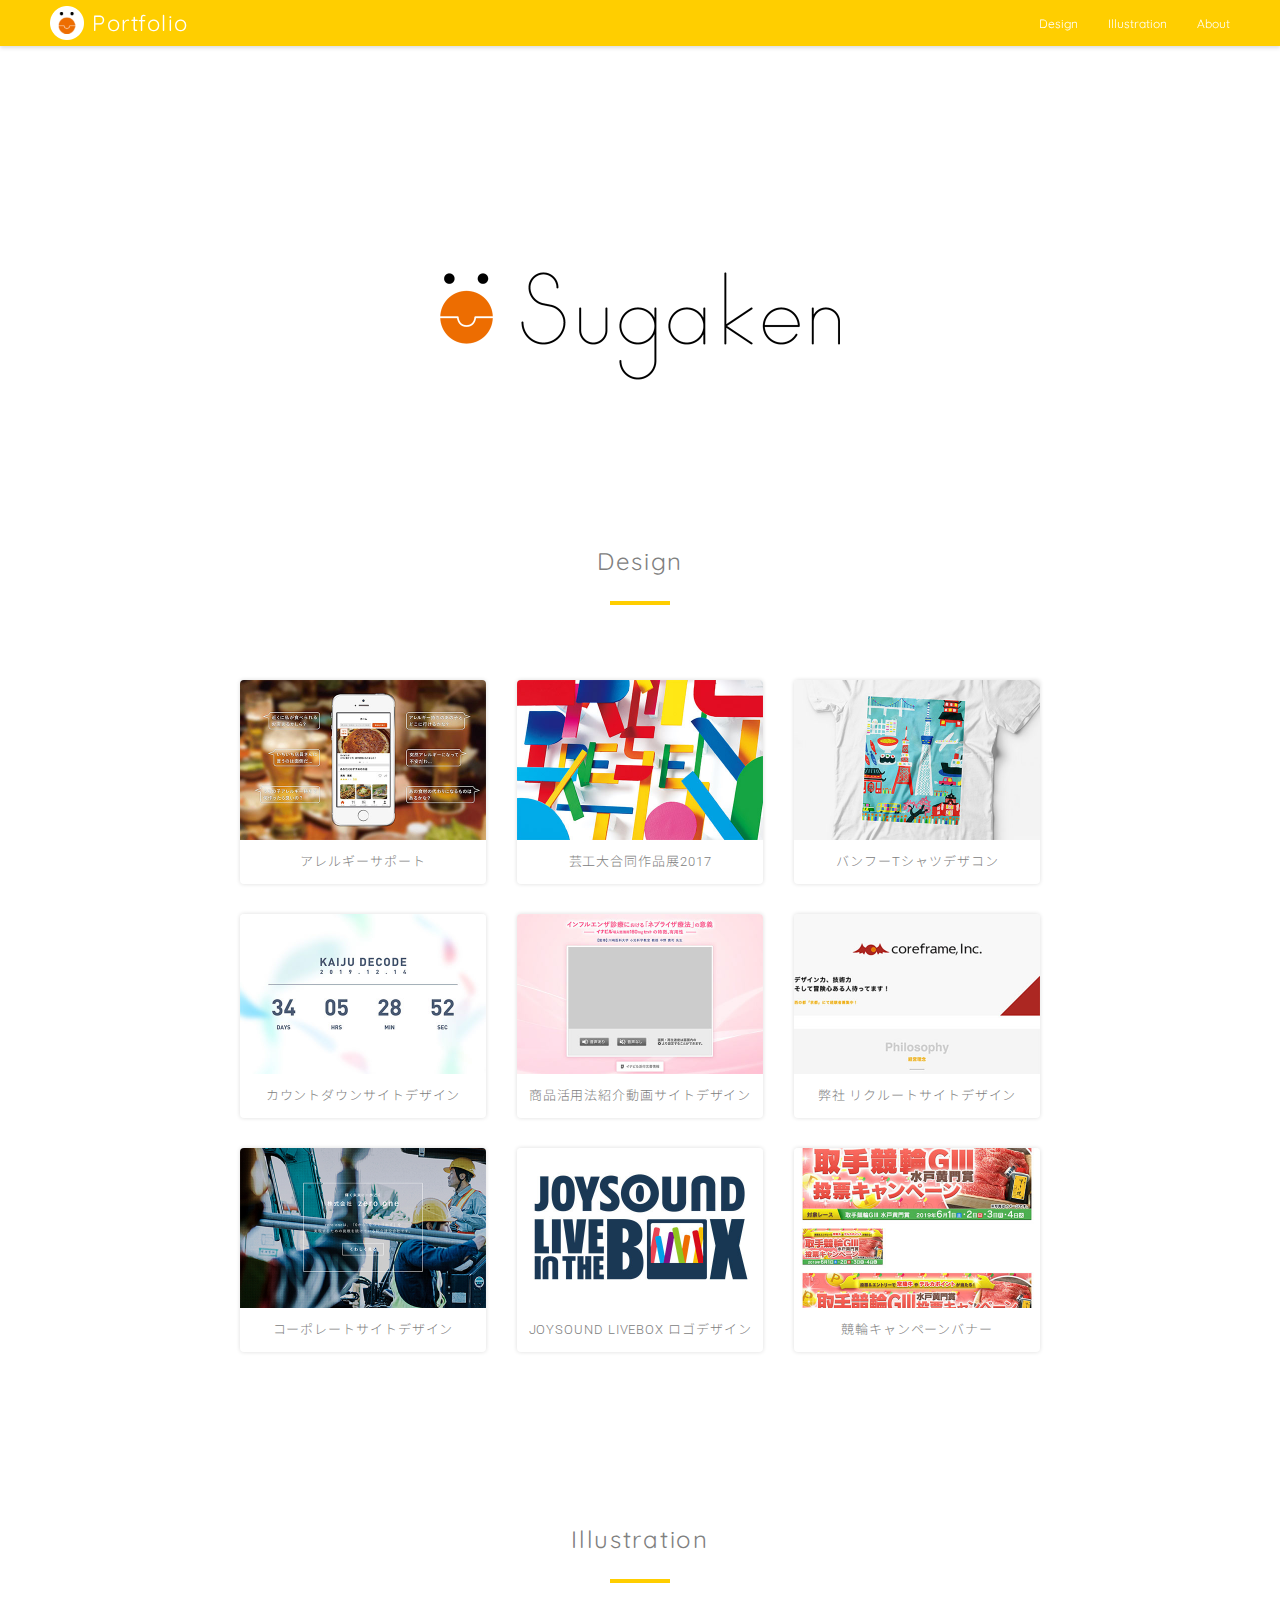
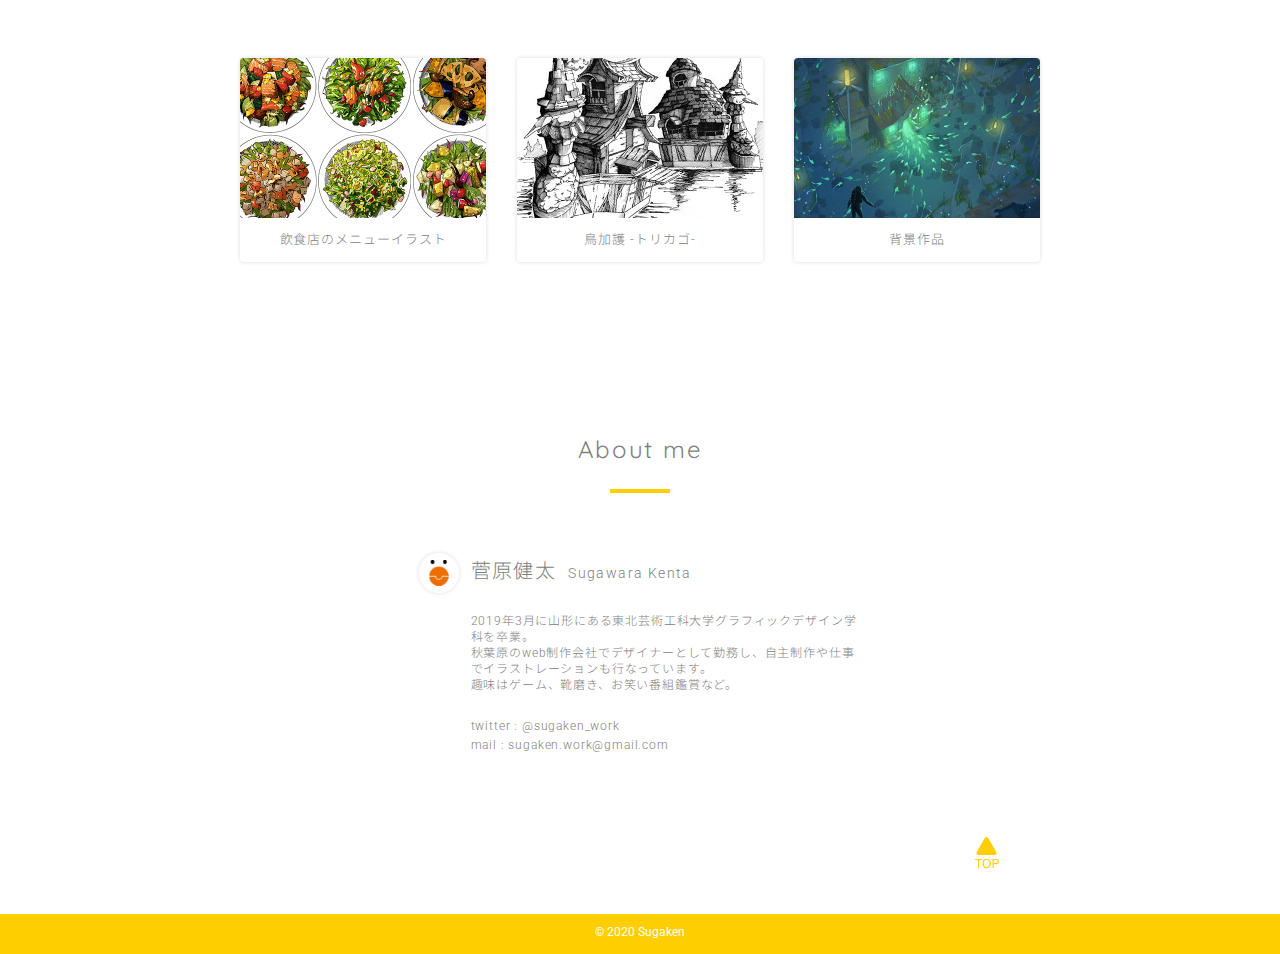
<file: index.html>
<!DOCTYPE html>
<html>
  <head>
    <meta charset="utf-8">
    <title>Sugakenのポートフォリオ</title>
    <link rel="icon" href="img/favicon.ico">
    <link rel="icon" href="img/favicon2.ico">
    <link rel="stylesheet" href="style.css">
    <link href="https://fonts.googleapis.com/css?family=Noto+Sans+JP:100,300,400,500,700,900|Quicksand:300,400,500,600,700|Roboto:100,300,400,500,700,900&display=swap&subset=japanese" rel="stylesheet">
  </head>
  <body>

    <!-- header start -->

    <div id="header">
      <div class="logo_icon">
        <a href="index.html">
          <img src="img/img_logo_icon.png" alt="TOPアイコン">
          <h1>Portfolio</h1>
        </a>
      </div>
      <ul id="nav">
        <li><a href="index.html#site-design">Design</a></li>
        <li><a href="index.html#site-illustration">Illustration</a></li>
        <li><a href="index.html#site-about">About</a></li>
      </ul>
    </div>

    <!-- header end -->

    <!-- body start -->

    <div id="main-content">

      <div class="main-logo">
        <img src="img/img_logo_main.png" alt="Sugakenロゴ">
      </div>

      <div class="contents-title">
        <h2 id="site-design">Design</h2>
        <div></div>
      </div>

      <section class="site-contents">
        <div class="contents-box">
          <a href="contents/design/index3.html">
            <img src="img/contents/thumbnail03.jpg" alt="作品1">
            <h3>アレルギーサポート</h3>
          </a>
          </div>
        <div class="contents-box">
          <a href="contents/design/index2.html">
            <img src="img/contents/thumbnail02.jpg" alt="作品1">
            <h3>芸工大合同作品展2017</h3>
          </a>
        </div>
        <div class="contents-box">
          <a href="contents/design/index.html">
            <img src="img/contents/thumbnail01.jpg" alt="作品1">
            <h3>バンフーTシャツデザコン</h3>
            </a>
          </div>
      </section>
      <section class="site-contents">
        <div class="contents-box">
          <a href="contents/design/index5.html">
            <img src="img/contents/thumbnail05.jpg" alt="作品1">
            <h3>カウントダウンサイトデザイン</h3>
          </a>
        </div>
        <div class="contents-box">
          <a href="contents/design/index8.html">
            <img src="img/contents/thumbnail08.jpg" alt="作品1">
            <h3>商品活用法紹介動画サイトデザイン</h3>
          </a>
        </div>
        <div class="contents-box">
          <a href="contents/design/index9.html">
            <img src="img/contents/thumbnail09.jpg" alt="作品1">
            <h3>弊社 リクルートサイトデザイン</h3>
          </a>
        </div>
      </section>
      <section class="site-contents">
        <div class="contents-box">
          <a href="contents/design/index6.html">
            <img src="img/contents/thumbnail06.jpg" alt="作品1">
            <h3>コーポレートサイトデザイン</h3>
          </a>
        </div>
        <div class="contents-box">
          <a href="contents/design/index4.html">
            <img src="img/contents/thumbnail04.jpg" alt="作品1">
            <h3>JOYSOUND LIVEBOX ロゴデザイン</h3>
          </a>
        </div>
        <div class="contents-box">
          <a href="contents/design/index7.html">
            <img src="img/contents/thumbnail07.jpg" alt="作品1">
            <h3>競輪キャンペーンバナー</h3>
          </a>
        </div>
      </section>





      <div class="contents-title">
        <h2 id="site-illustration">Illustration</h2>
        <div></div>
      </div>

      <section class="site-contents">
        <div class="contents-box">
          <a href="contents/illustration/index.html">
            <img src="img/contents/thumbnail10.jpg" alt="作品1">
            <h3>飲食店のメニューイラスト</h3>
          </a>
        </div>
        <div class="contents-box">
          <a href="contents/illustration/index2.html">
            <img src="img/contents/thumbnail11.jpg" alt="作品1">
            <h3>鳥加護 -トリカゴ-</h3>
          </a>
        </div>
        <div class="contents-box">
          <a href="contents/illustration/index3.html">
            <img src="img/contents/thumbnail12.jpg" alt="作品1">
            <h3>背景作品</h3>
          </a>
        </div>
      </section>





      <div class="contents-title">
        <h2 id="site-about">About me</h2>
        <div></div>
      </div>

      <div class="profile-contents">

        <div class="profile-box">
          <div class="profile-icon">
            <img src="img/img_logo_icon.png" alt="プロフィールアイコン">
          </div>
          <div class="profile-text">
            <h4>菅原健太<span>Sugawara Kenta</span></h4>
            <p class="profile-text2">2019年3月に山形にある東北芸術工科大学グラフィックデザイン学科を卒業。<br>
              秋葉原のweb制作会社でデザイナーとして勤務し、自主制作や仕事でイラストレーションも行なっています。<br>
              趣味はゲーム、靴磨き、お笑い番組鑑賞など。</p>
            <p class="profile-text3">twitter : @sugaken_work<br>mail : sugaken.work@gmail.com</p>
          </div>
        </div>

      </div>

      <div class="top-btn">
        <a href="index.html#main-content">
          <img src="img/img_top_btn.png" alt="TOPへ戻る">
        </a>
      </div>

    </div>

    <!-- body end -->

    <!-- footer start -->

    <div id="footer">
      <h5>&copy; 2020 Sugaken</h5>
    </div>

    <!-- footer end -->

  </body>
</html>
</file>
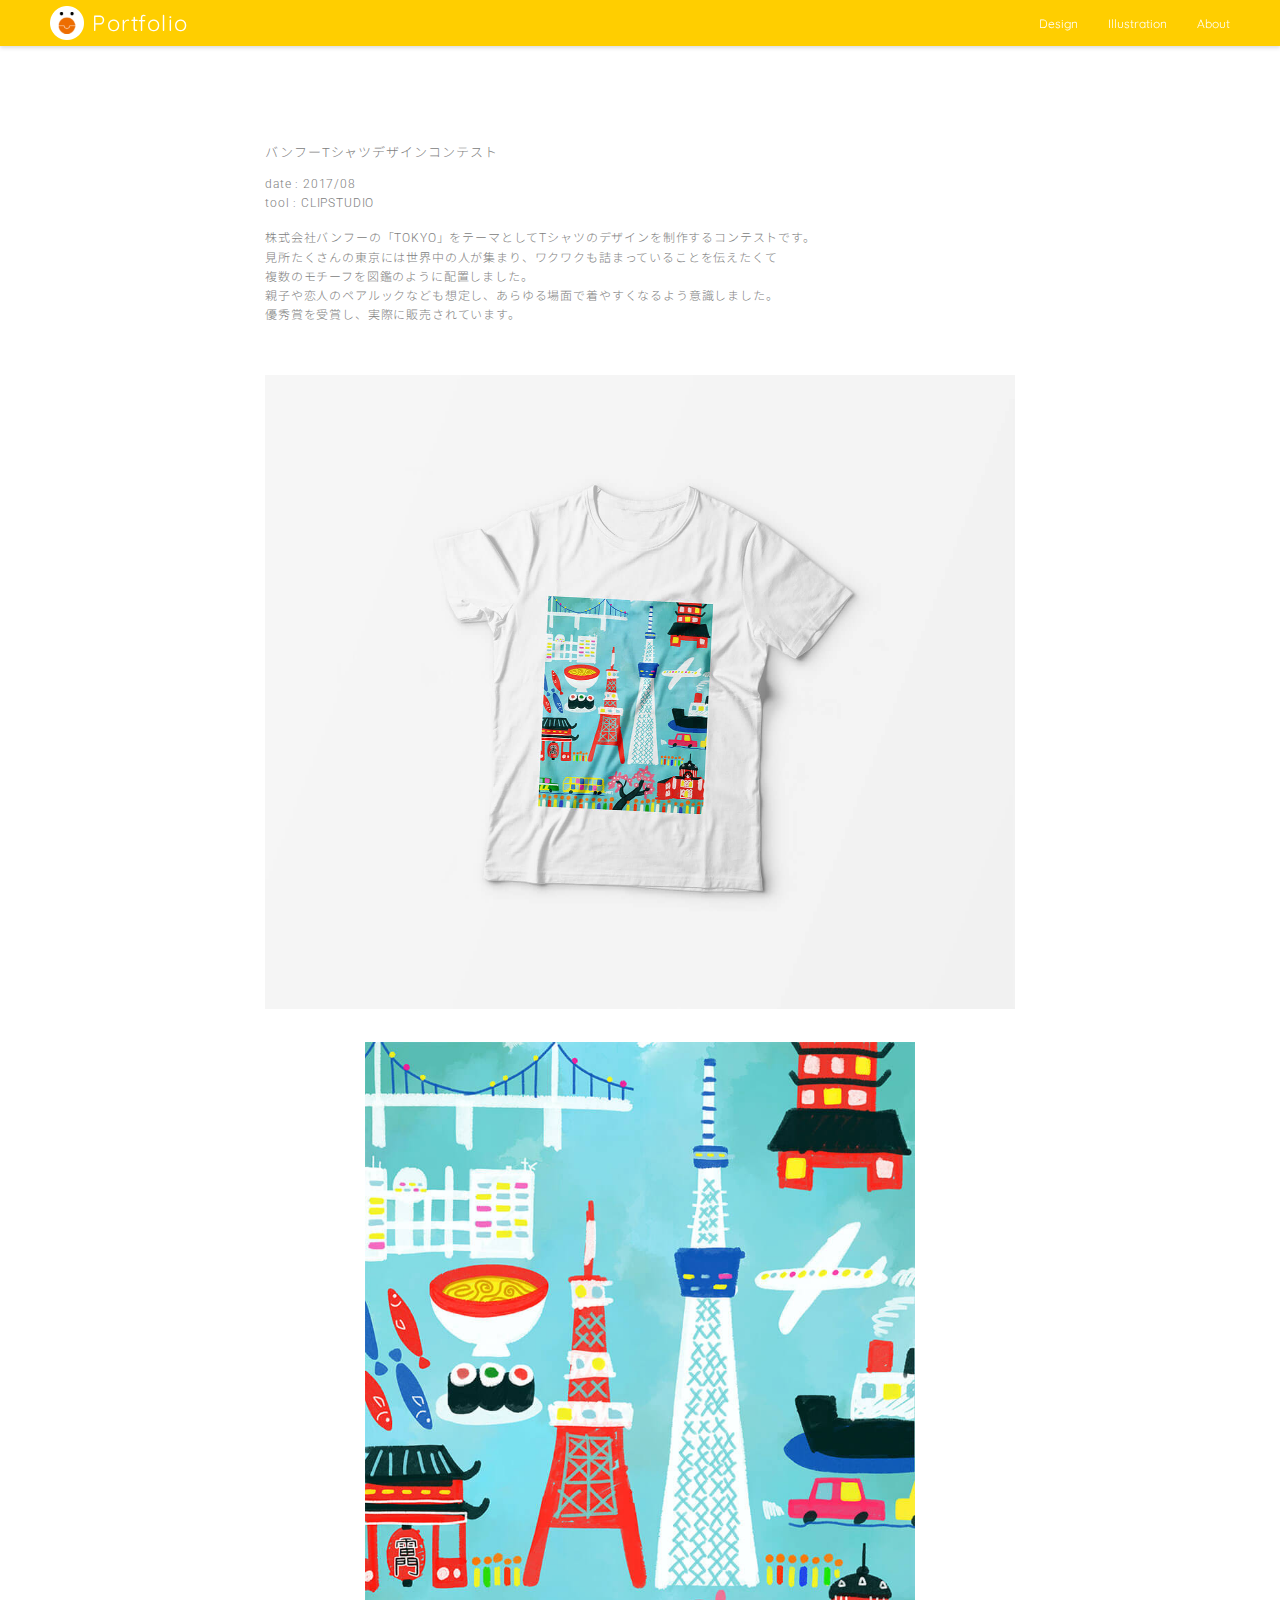
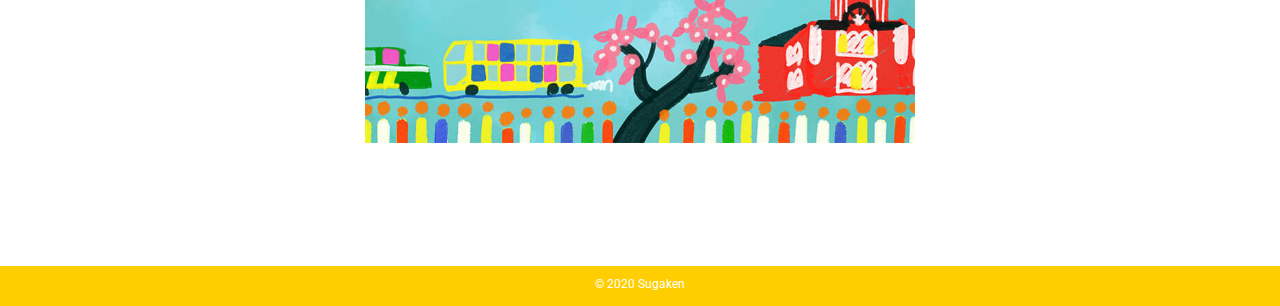
<file: contents/design/index.html>
<!DOCTYPE html>
<html>
  <head>
    <meta charset="utf-8">
    <title>Sugakenのポートフォリオ</title>
    <link rel="icon" href="../../img/favicon.ico">
    <link rel="icon" href="../../img/favicon2.ico">
    <link rel="stylesheet" href="../../style.css">
    <link href="https://fonts.googleapis.com/css?family=Noto+Sans+JP:100,300,400,500,700,900|Quicksand:300,400,500,600,700|Roboto:100,300,400,500,700,900&display=swap&subset=japanese" rel="stylesheet">
  </head>
  <body>

    <!-- header start -->

    <div id="header">
      <div class="logo_icon">
        <a href="../../index.html">
          <img src="../../img/img_logo_icon.png" alt="TOPアイコン">
          <h1>Portfolio</h1>
        </a>
      </div>
      <ul id="nav">
        <li><a href="../../index.html#site-design">Design</a></li>
        <li><a href="../../index.html#site-illustration">Illustration</a></li>
        <li><a href="../../index.html#site-about">About</a></li>
      </ul>
    </div>

    <!-- header end -->

    <!-- body start -->

    <div id="contents-page">

      <div class="contents-page-title">
        <h3>バンフーTシャツデザインコンテスト</h3>
        <p class="contents-date-tool">date : 2017/08
          <br>tool : CLIPSTUDIO</p>
        <p class="contents-caption">株式会社バンフーの「TOKYO」をテーマとしてTシャツのデザインを制作するコンテストです。<br>見所たくさんの東京には世界中の人が集まり、ワクワクも詰まっていることを伝えたくて<br>複数のモチーフを図鑑のように配置しました。<br>親子や恋人のペアルックなども想定し、あらゆる場面で着やすくなるよう意識しました。<br>優秀賞を受賞し、実際に販売されています。</p>
      </div>

      <div class="picture-width">
        <img src="../../img/design/contents01.jpg" alt="たてなが作品写真">
      </div>

      <div class="picture-height">
        <img src="../../img/design/contents02.jpg" alt="よこなが作品写真">
      </div>

    </div>

    <!-- body end -->

    <!-- footer start -->

    <div id="footer">
      <h5>&copy; 2020 Sugaken</h5>
    </div>

    <!-- footer end -->

  </body>
</html>
</file>
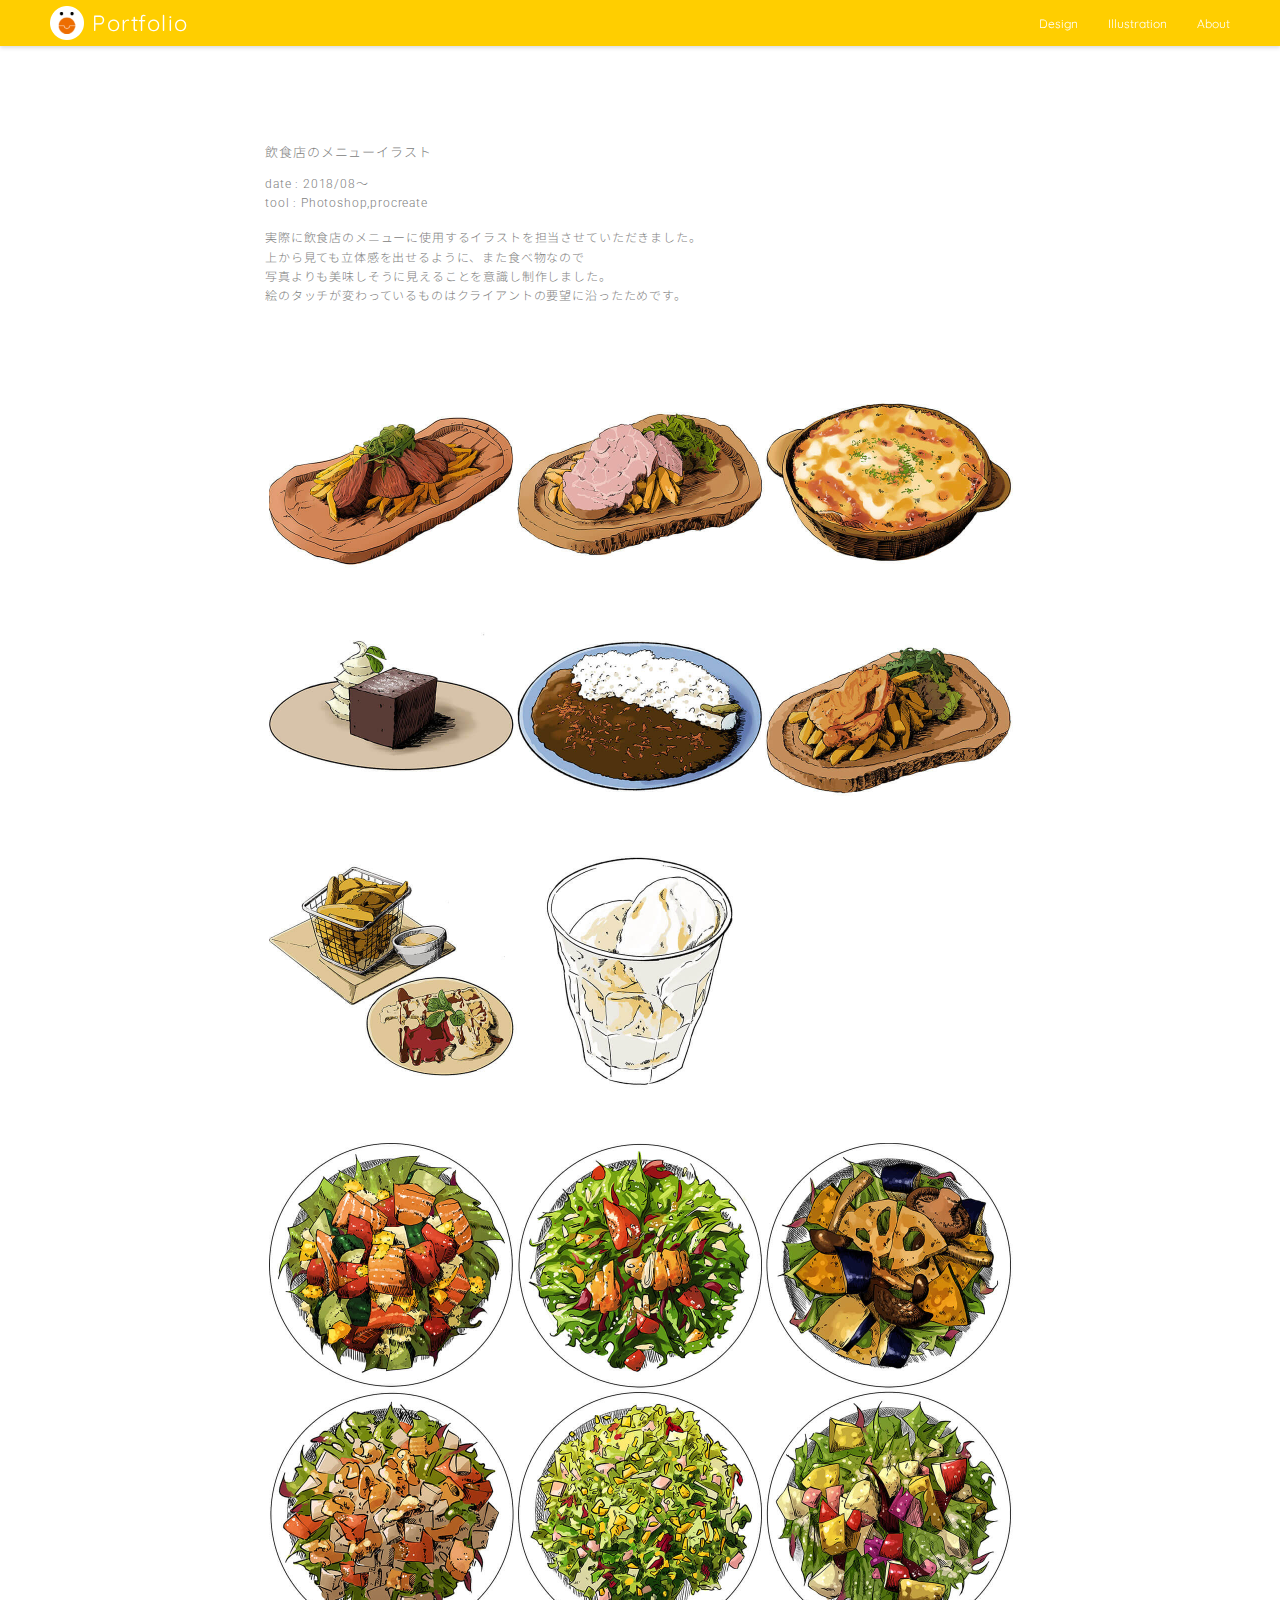
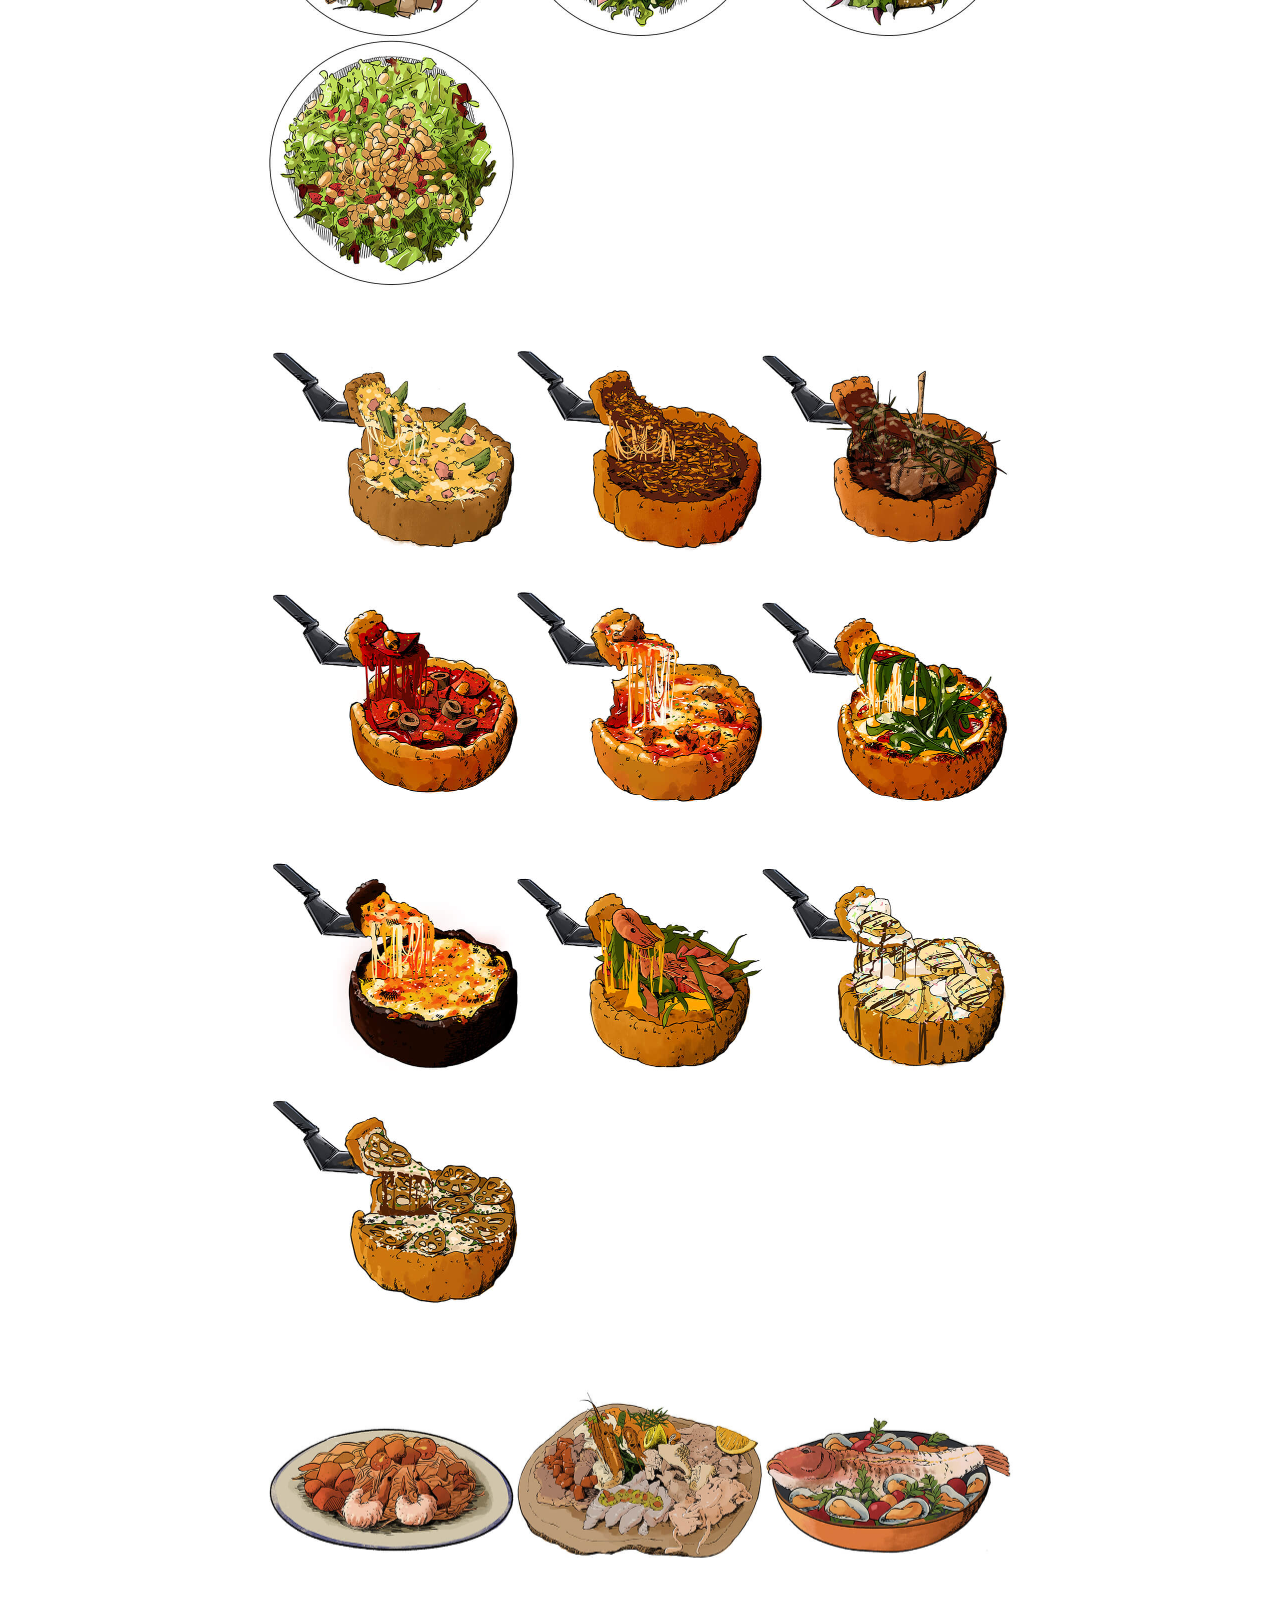
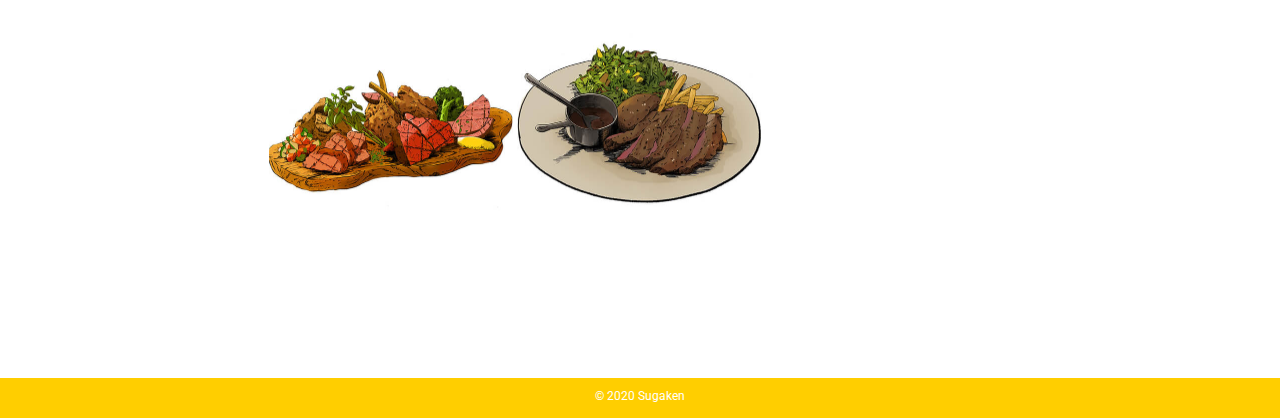
<file: contents/illustration/index.html>
<!DOCTYPE html>
<html>
  <head>
    <meta charset="utf-8">
    <title>Sugakenのポートフォリオ</title>
    <link rel="icon" href="../../img/favicon.ico">
    <link rel="icon" href="../../img/favicon2.ico">
    <link rel="stylesheet" href="../../style.css">
    <link href="https://fonts.googleapis.com/css?family=Noto+Sans+JP:100,300,400,500,700,900|Quicksand:300,400,500,600,700|Roboto:100,300,400,500,700,900&display=swap&subset=japanese" rel="stylesheet">
  </head>
  <body>

    <!-- header start -->

    <div id="header">
      <div class="logo_icon">
        <a href="../../index.html">
          <img src="../../img/img_logo_icon.png" alt="TOPアイコン">
          <h1>Portfolio</h1>
        </a>
      </div>
      <ul id="nav">
        <li><a href="../../index.html#site-design">Design</a></li>
        <li><a href="../../index.html#site-illustration">Illustration</a></li>
        <li><a href="../../index.html#site-about">About</a></li>
      </ul>
    </div>

    <!-- header end -->

    <!-- body start -->

    <div id="contents-page">

      <div class="contents-page-title">
        <h3>飲食店のメニューイラスト</h3>
        <p class="contents-date-tool">date : 2018/08〜
          <br>tool : Photoshop,procreate</p>
        <p class="contents-caption">実際に飲食店のメニューに使用するイラストを担当させていただきました。<br>上から見ても立体感を出せるように、また食べ物なので<br>写真よりも美味しそうに見えることを意識し制作しました。<br>絵のタッチが変わっているものはクライアントの要望に沿ったためです。</p>
      </div>

      <div class="picture-width">
        <img src="../../img/illustration/contents01.jpg" alt="よこなが作品写真">
      </div>
      <div class="picture-width">
        <img src="../../img/illustration/contents02.jpg" alt="よこなが作品写真">
      </div>
      <div class="picture-width">
        <img src="../../img/illustration/contents03.jpg" alt="よこなが作品写真">
      </div>
      <div class="picture-width">
        <img src="../../img/illustration/contents04.jpg" alt="よこなが作品写真">
      </div>

    </div>

    <!-- body end -->

    <!-- footer start -->

    <div id="footer">
      <h5>&copy; 2020 Sugaken</h5>
    </div>

    <!-- footer end -->

  </body>
</html>
</file>
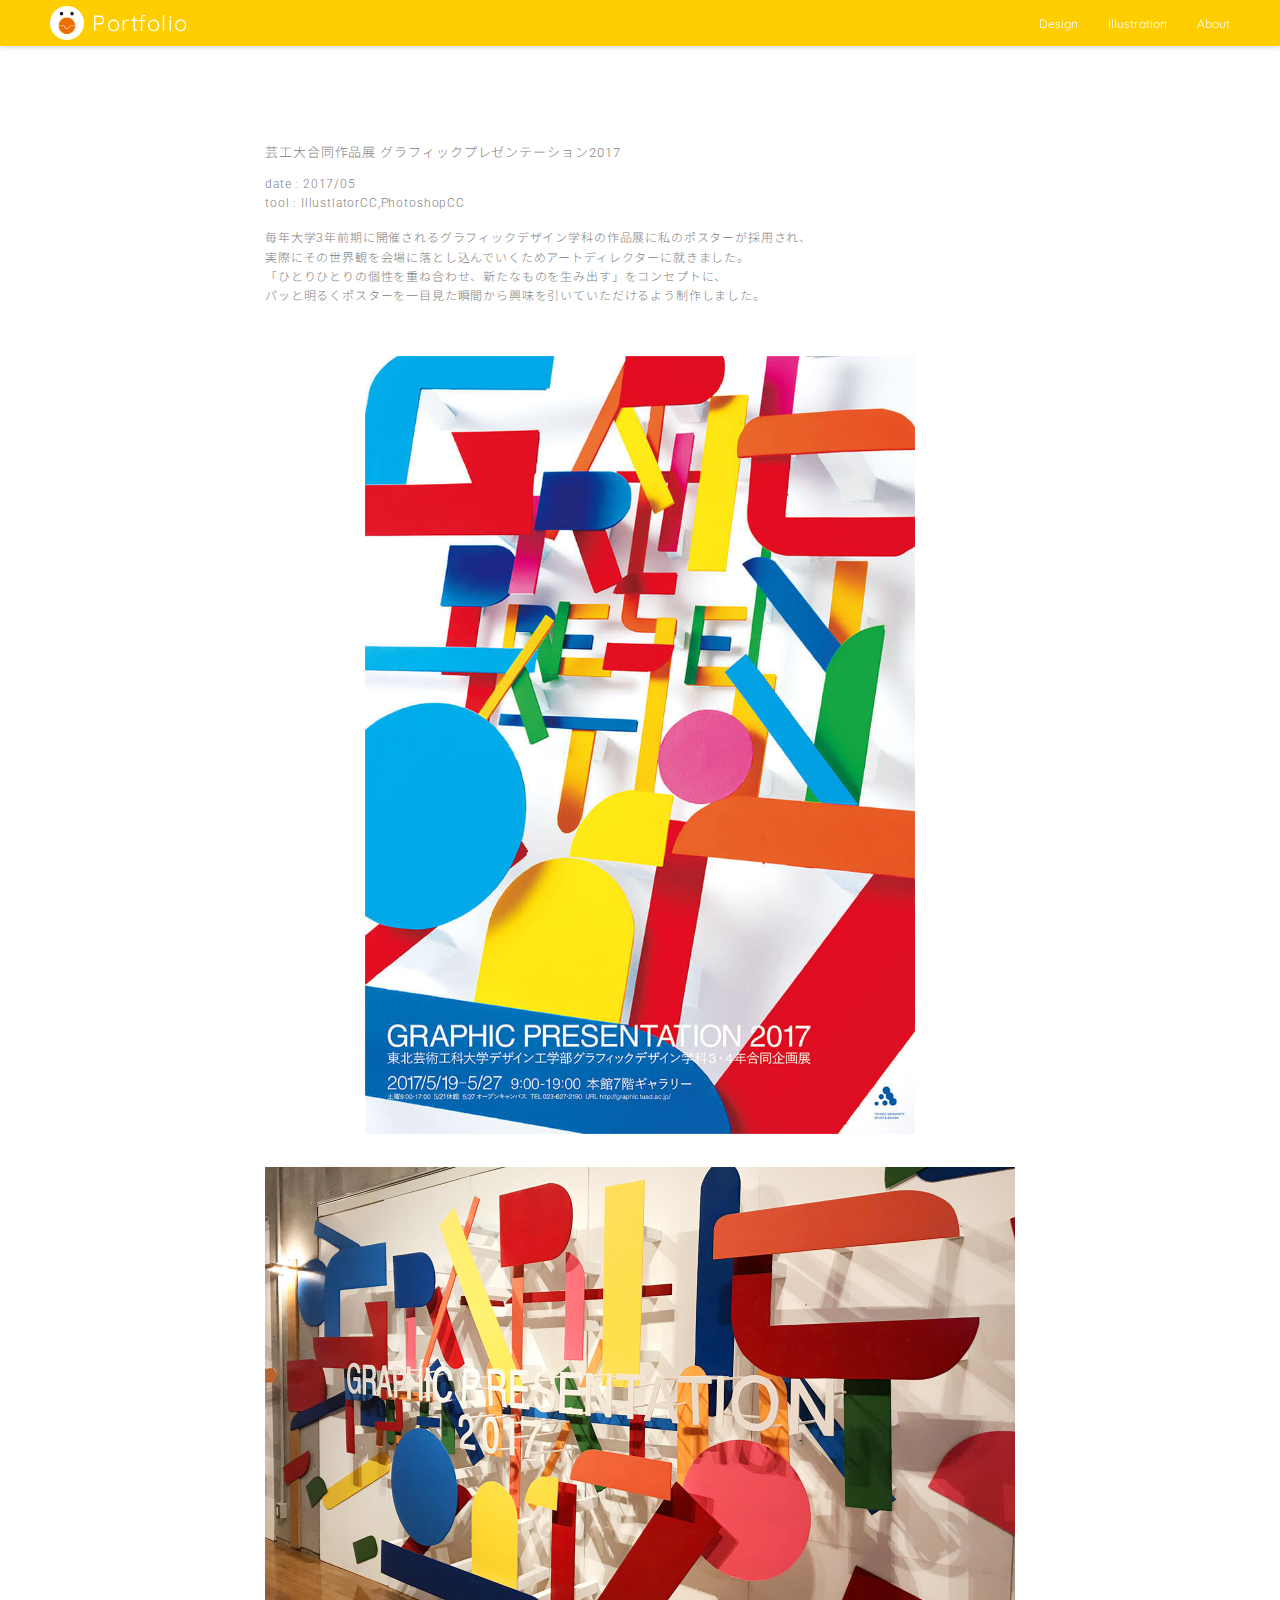
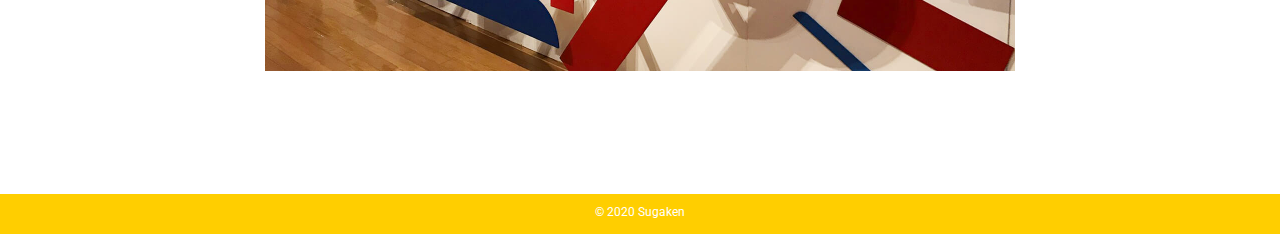
<file: contents/design/index2.html>
<!DOCTYPE html>
<html>
  <head>
    <meta charset="utf-8">
    <title>Sugakenのポートフォリオ</title>
    <link rel="icon" href="../../img/favicon.ico">
    <link rel="icon" href="../../img/favicon2.ico">
    <link rel="stylesheet" href="../../style.css">
    <link href="https://fonts.googleapis.com/css?family=Noto+Sans+JP:100,300,400,500,700,900|Quicksand:300,400,500,600,700|Roboto:100,300,400,500,700,900&display=swap&subset=japanese" rel="stylesheet">
  </head>
  <body>

    <!-- header start -->

    <div id="header">
      <div class="logo_icon">
        <a href="../../index.html">
          <img src="../../img/img_logo_icon.png" alt="TOPアイコン">
          <h1>Portfolio</h1>
        </a>
      </div>
      <ul id="nav">
        <li><a href="../../index.html#site-design">Design</a></li>
        <li><a href="../../index.html#site-illustration">Illustration</a></li>
        <li><a href="../../index.html#site-about">About</a></li>
      </ul>
    </div>

    <!-- header end -->

    <!-- body start -->

    <div id="contents-page">

      <div class="contents-page-title">
        <h3>芸工大合同作品展 グラフィックプレゼンテーション2017</h3>
        <p class="contents-date-tool">date : 2017/05
          <br>tool : IllustlatorCC,PhotoshopCC</p>
        <p class="contents-caption">毎年大学3年前期に開催されるグラフィックデザイン学科の作品展に私のポスターが採用され、<br>実際にその世界観を会場に落とし込んでいくためアートディレクターに就きました。<br>「ひとりひとりの個性を重ね合わせ、新たなものを生み出す」をコンセプトに、<br>パッと明るくポスターを一目見た瞬間から興味を引いていただけるよう制作しました。</p>
      </div>

      <div class="picture-height">
        <img src="../../img/design/contents03.jpg" alt="たてなが作品写真">
      </div>
      <div class="picture-width">
        <img src="../../img/design/contents31.jpg" alt="よこなが作品写真">
      </div>

    </div>

    <!-- body end -->

    <!-- footer start -->

    <div id="footer">
      <h5>&copy; 2020 Sugaken</h5>
    </div>

    <!-- footer end -->

  </body>
</html>
</file>
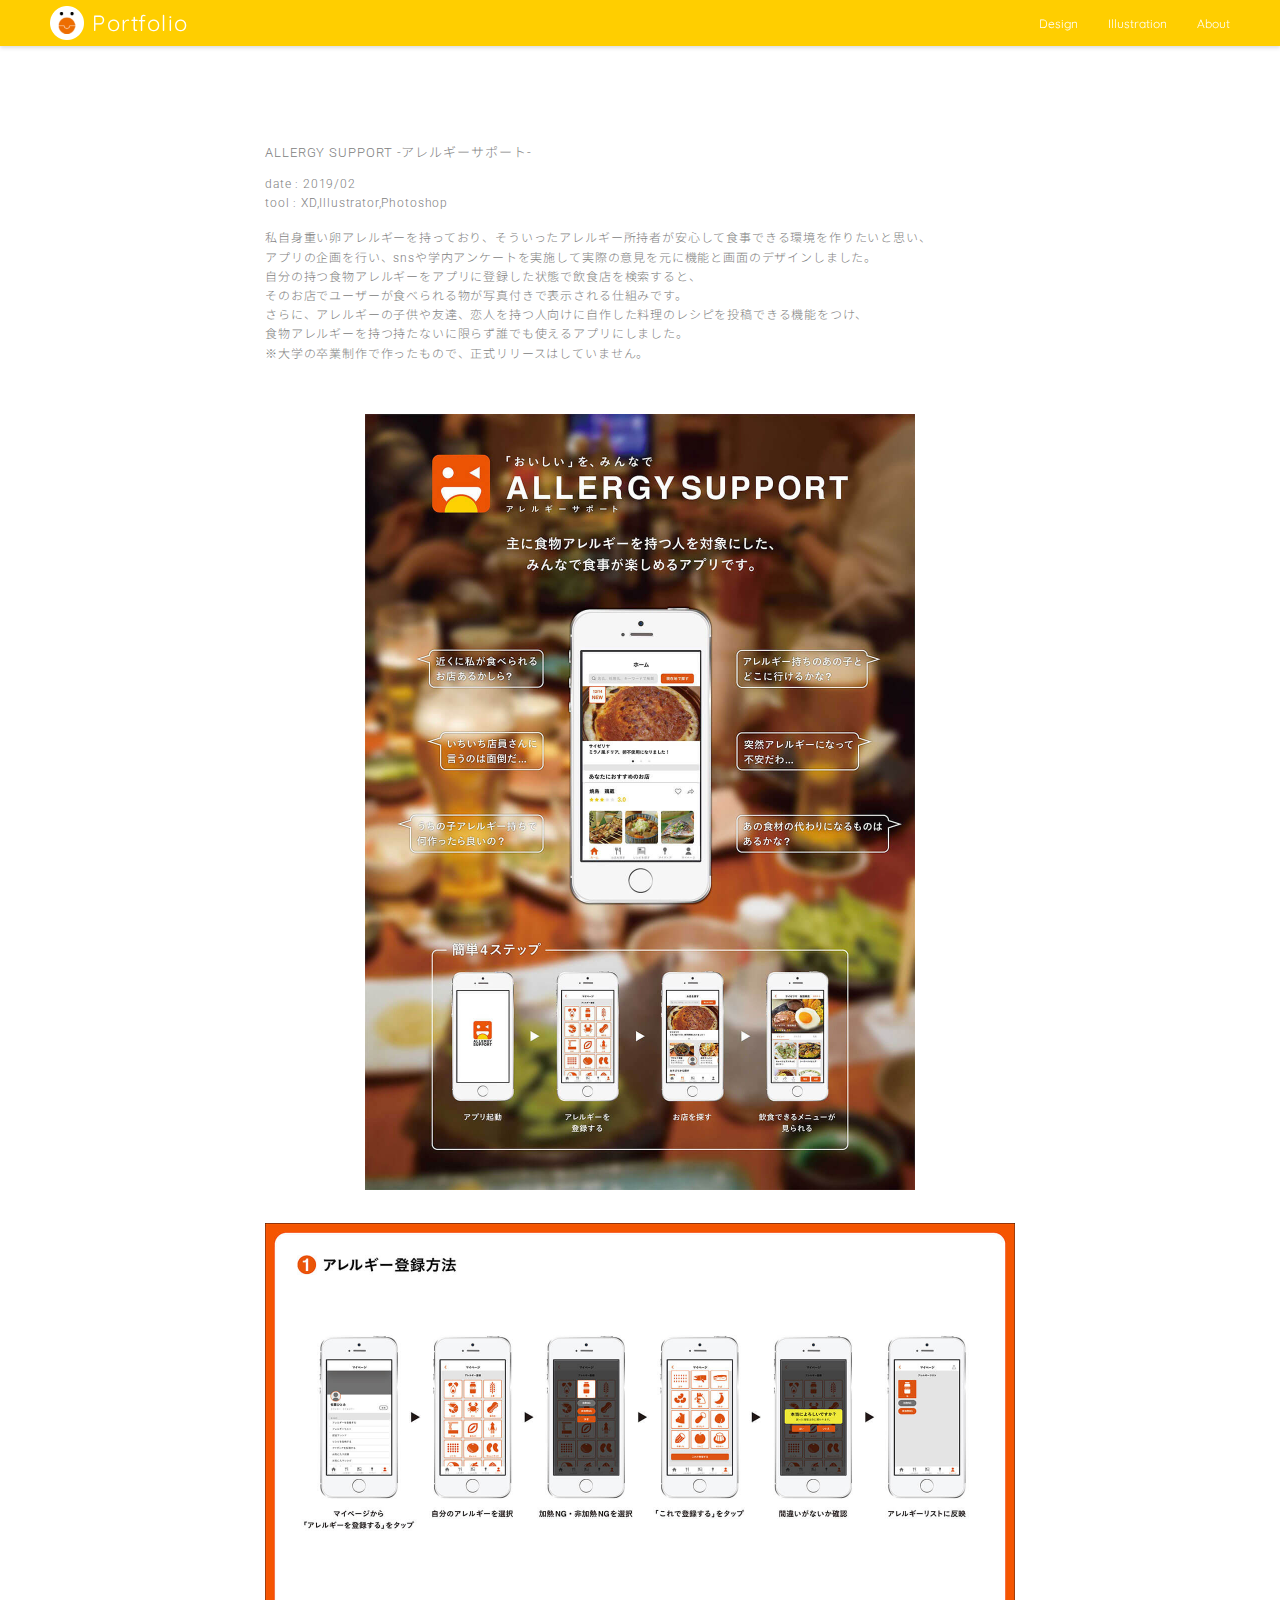
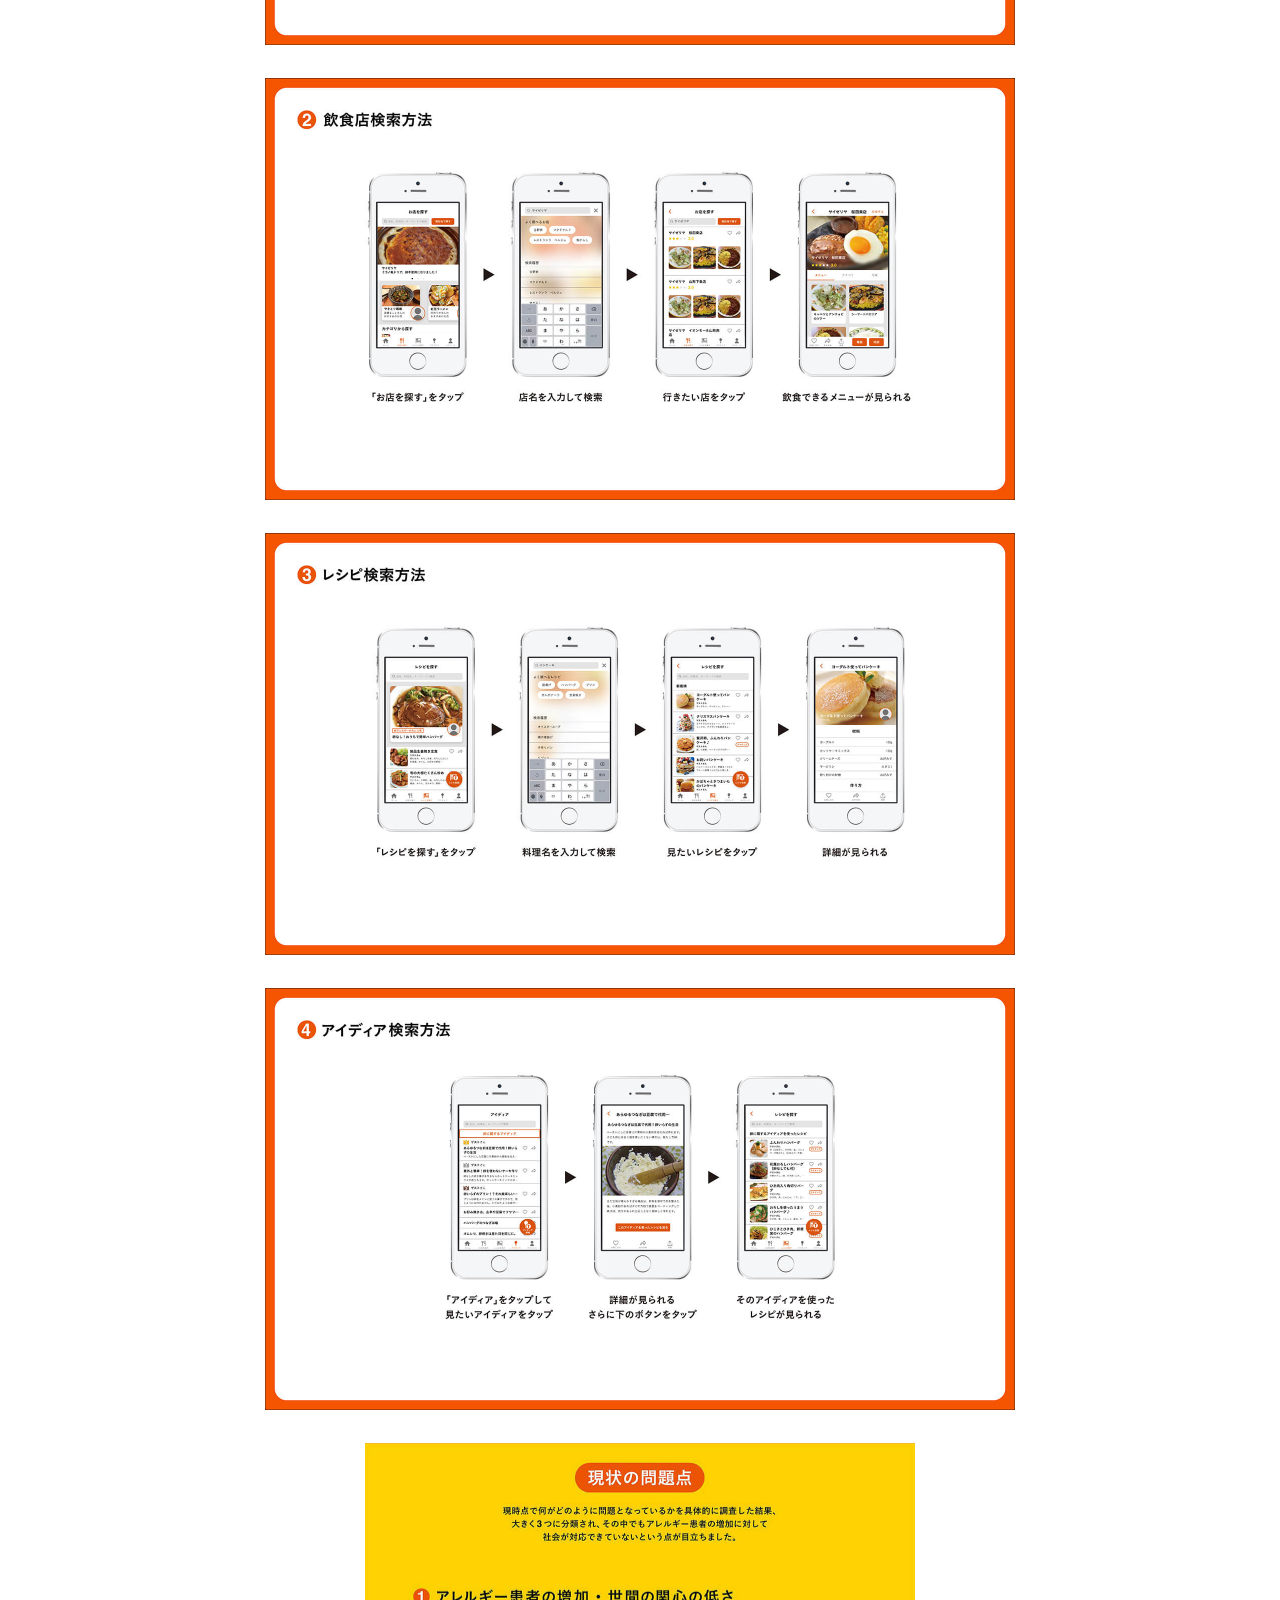
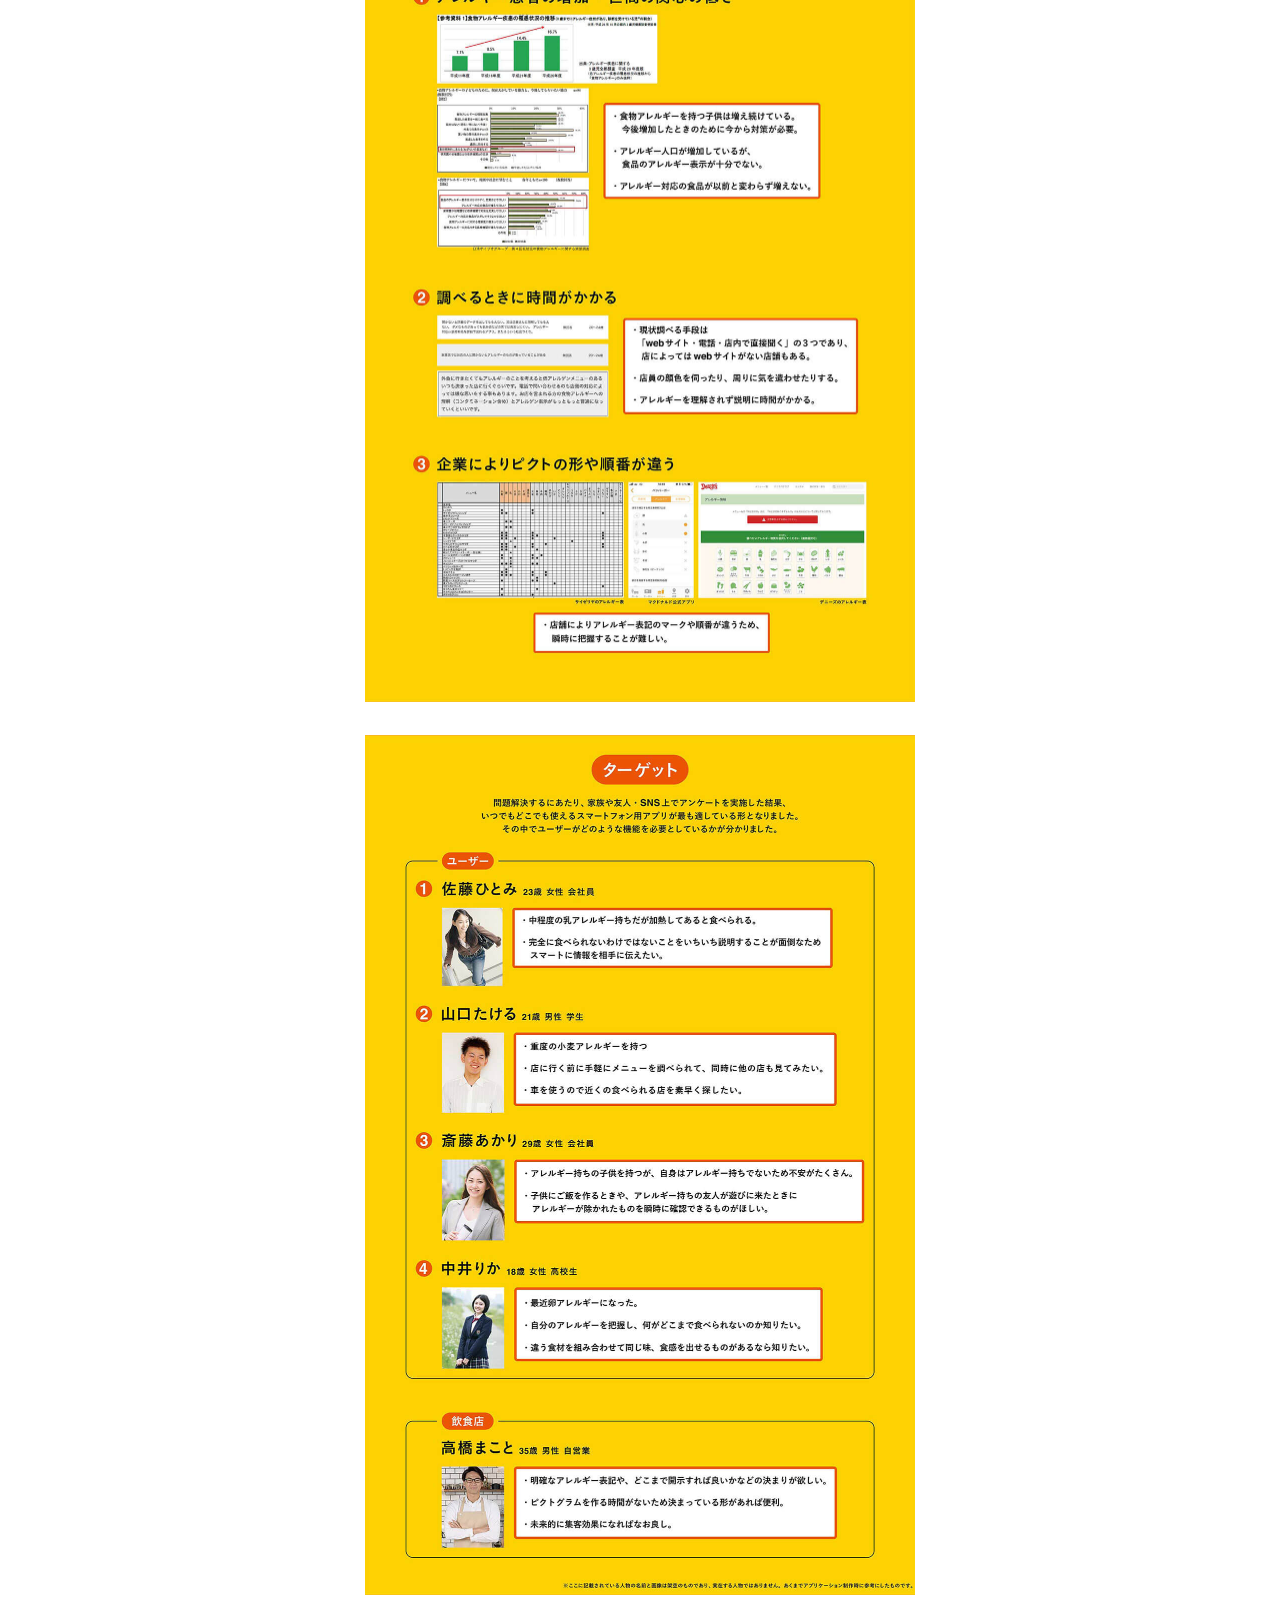
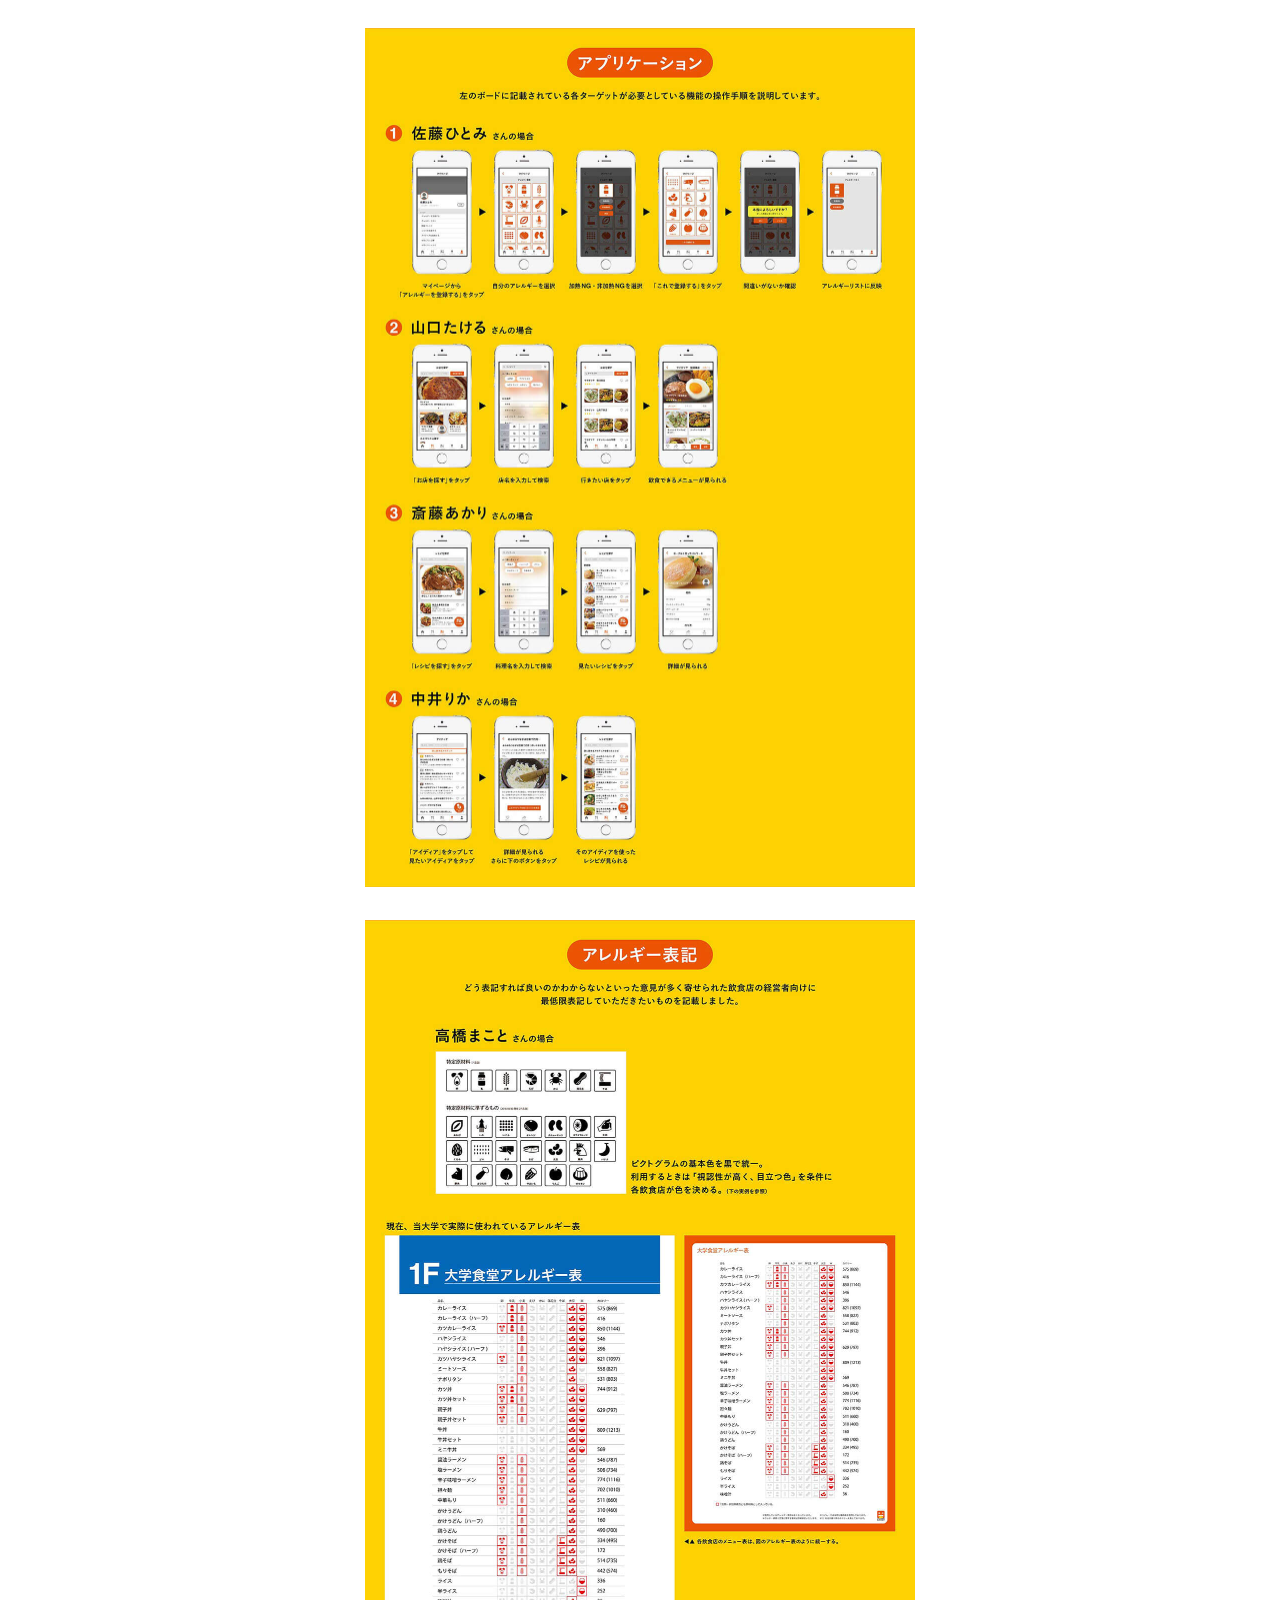
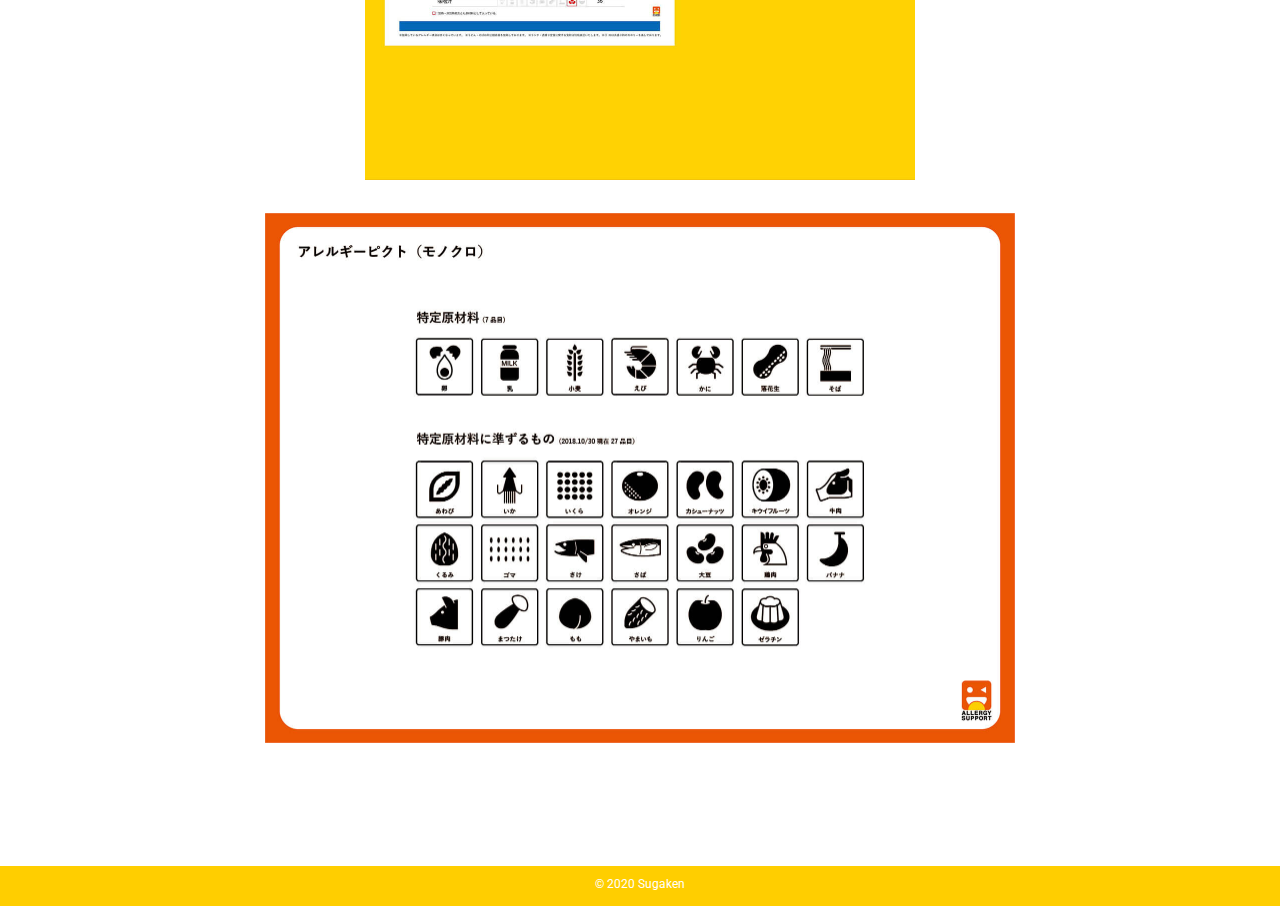
<file: contents/design/index3.html>
<!DOCTYPE html>
<html>
  <head>
    <meta charset="utf-8">
    <title>Sugakenのポートフォリオ</title>
    <link rel="icon" href="../../img/favicon.ico">
    <link rel="icon" href="../../img/favicon2.ico">
    <link rel="stylesheet" href="../../style.css">
    <link href="https://fonts.googleapis.com/css?family=Noto+Sans+JP:100,300,400,500,700,900|Quicksand:300,400,500,600,700|Roboto:100,300,400,500,700,900&display=swap&subset=japanese" rel="stylesheet">
  </head>
  <body>

    <!-- header start -->

    <div id="header">
      <div class="logo_icon">
        <a href="../../index.html">
          <img src="../../img/img_logo_icon.png" alt="TOPアイコン">
          <h1>Portfolio</h1>
        </a>
      </div>
      <ul id="nav">
        <li><a href="../../index.html#site-design">Design</a></li>
        <li><a href="../../index.html#site-illustration">Illustration</a></li>
        <li><a href="../../index.html#site-about">About</a></li>
      </ul>
    </div>

    <!-- header end -->

    <!-- body start -->

    <div id="contents-page">

      <div class="contents-page-title">
        <h3>ALLERGY SUPPORT -アレルギーサポート-</h3>
        <p class="contents-date-tool">date : 2019/02
          <br>tool : XD,Illustrator,Photoshop</p>
        <p class="contents-caption">私自身重い卵アレルギーを持っており、そういったアレルギー所持者が安心して食事できる環境を作りたいと思い、<br>アプリの企画を行い、snsや学内アンケートを実施して実際の意見を元に機能と画面のデザインしました。<br>自分の持つ食物アレルギーをアプリに登録した状態で飲食店を検索すると、<br>そのお店でユーザーが食べられる物が写真付きで表示される仕組みです。<br>さらに、アレルギーの子供や友達、恋人を持つ人向けに自作した料理のレシピを投稿できる機能をつけ、<br>食物アレルギーを持つ持たないに限らず誰でも使えるアプリにしました。<br>※大学の卒業制作で作ったもので、正式リリースはしていません。</p>
      </div>

      <div class="picture-height">
        <img src="../../img/design/contents08.jpg" alt="たてなが作品写真">
      </div>

      <div class="picture-width">
        <img src="../../img/design/contents23.jpg" alt="よこなが作品写真">
      </div>
      <div class="picture-width">
        <img src="../../img/design/contents24.jpg" alt="よこなが作品写真">
      </div>
      <div class="picture-width">
        <img src="../../img/design/contents25.jpg" alt="よこなが作品写真">
      </div>
      <div class="picture-width">
        <img src="../../img/design/contents26.jpg" alt="よこなが作品写真">
      </div>

      <div class="picture-height">
        <img src="../../img/design/contents04.jpg" alt="たてなが作品写真">
      </div>
      <div class="picture-height">
        <img src="../../img/design/contents05.jpg" alt="たてなが作品写真">
      </div>
      <div class="picture-height">
        <img src="../../img/design/contents06.jpg" alt="たてなが作品写真">
      </div>
      <div class="picture-height">
        <img src="../../img/design/contents07.jpg" alt="たてなが作品写真">
      </div>
      <div class="picture-width">
        <img src="../../img/design/contents27.jpg" alt="よこなが作品写真">
      </div>


    </div>

    <!-- body end -->

    <!-- footer start -->

    <div id="footer">
      <h5>&copy; 2020 Sugaken</h5>
    </div>

    <!-- footer end -->

  </body>
</html>
</file>
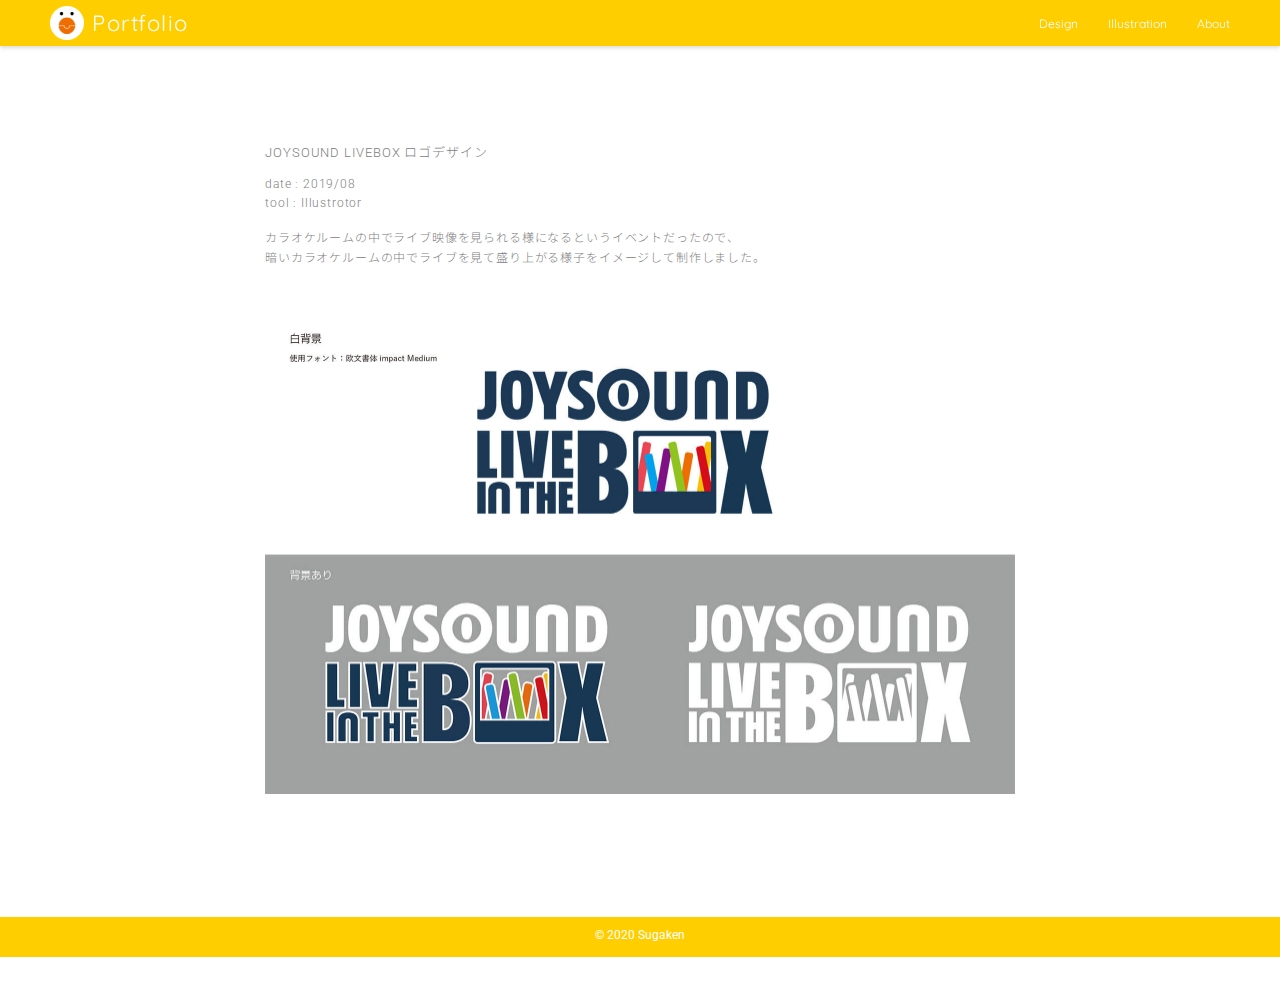
<file: contents/design/index4.html>
<!DOCTYPE html>
<html>
  <head>
    <meta charset="utf-8">
    <title>Sugakenのポートフォリオ</title>
    <link rel="icon" href="../../img/favicon.ico">
    <link rel="icon" href="../../img/favicon2.ico">
    <link rel="stylesheet" href="../../style.css">
    <link href="https://fonts.googleapis.com/css?family=Noto+Sans+JP:100,300,400,500,700,900|Quicksand:300,400,500,600,700|Roboto:100,300,400,500,700,900&display=swap&subset=japanese" rel="stylesheet">
  </head>
  <body>

    <!-- header start -->

    <div id="header">
      <div class="logo_icon">
        <a href="../../index.html">
          <img src="../../img/img_logo_icon.png" alt="TOPアイコン">
          <h1>Portfolio</h1>
        </a>
      </div>
      <ul id="nav">
        <li><a href="../../index.html#site-design">Design</a></li>
        <li><a href="../../index.html#site-illustration">Illustration</a></li>
        <li><a href="../../index.html#site-about">About</a></li>
      </ul>
    </div>

    <!-- header end -->

    <!-- body start -->

    <div id="contents-page">

      <div class="contents-page-title">
        <h3>JOYSOUND LIVEBOX ロゴデザイン</h3>
        <p class="contents-date-tool">date : 2019/08
          <br>tool : Illustrotor</p>
        <p class="contents-caption">カラオケルームの中でライブ映像を見られる様になるというイベントだったので、<br>暗いカラオケルームの中でライブを見て盛り上がる様子をイメージして制作しました。</p>
      </div>

      <div class="picture-width">
        <img src="../../img/design/contents09.jpg" alt="よこなが作品写真">
      </div>

    </div>

    <!-- body end -->

    <!-- footer start -->

    <div id="footer">
      <h5>&copy; 2020 Sugaken</h5>
    </div>

    <!-- footer end -->

  </body>
</html>
</file>
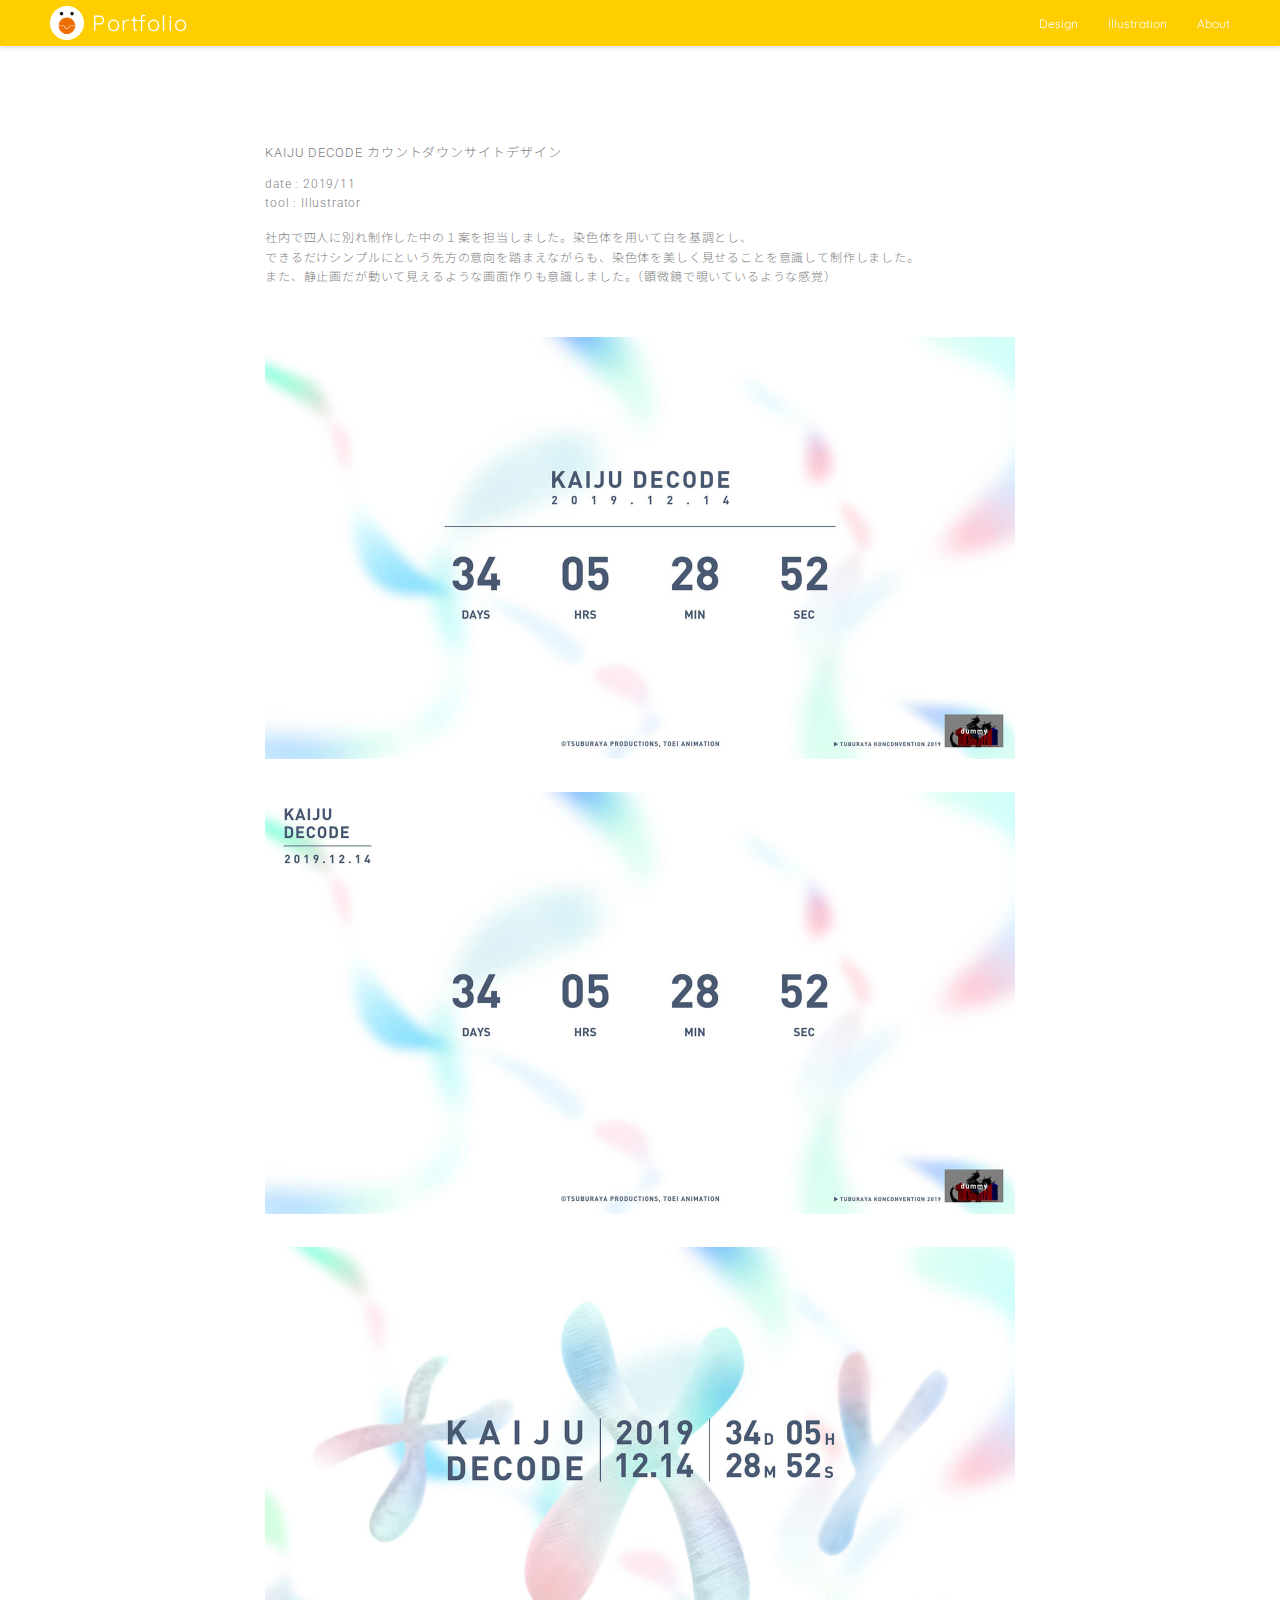
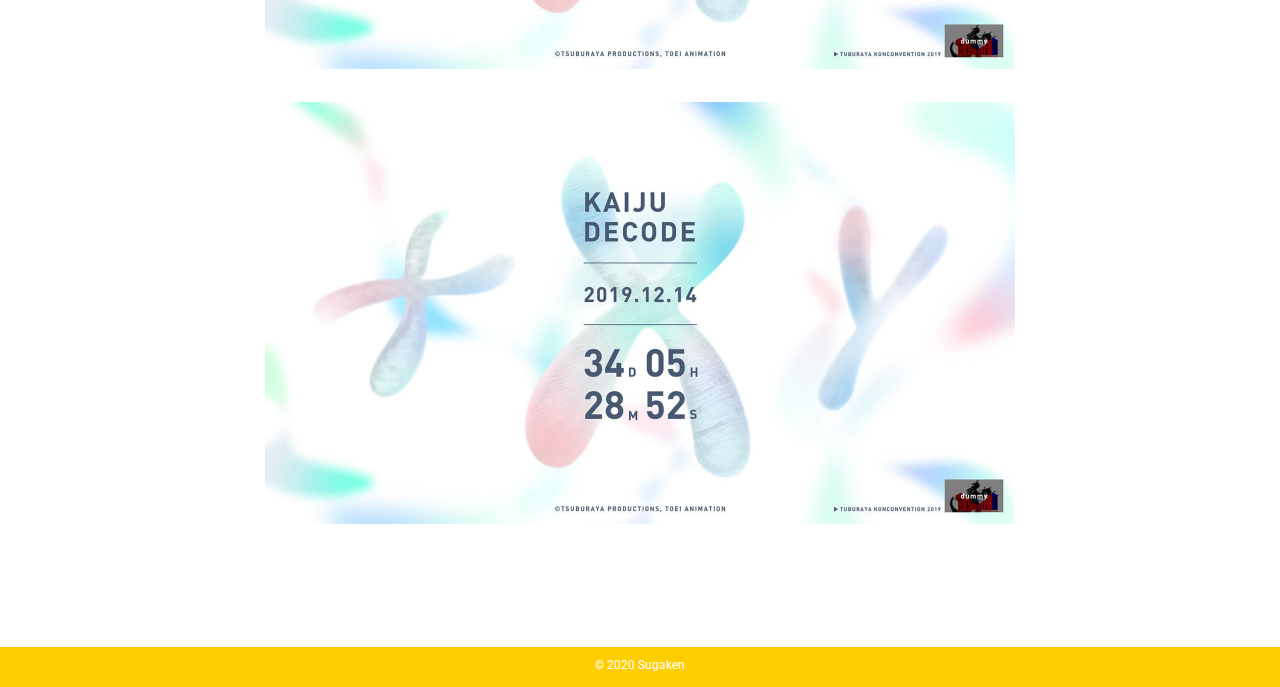
<file: contents/design/index5.html>
<!DOCTYPE html>
<html>
  <head>
    <meta charset="utf-8">
    <title>Sugakenのポートフォリオ</title>
    <link rel="icon" href="../../img/favicon.ico">
    <link rel="icon" href="../../img/favicon2.ico">
    <link rel="stylesheet" href="../../style.css">
    <link href="https://fonts.googleapis.com/css?family=Noto+Sans+JP:100,300,400,500,700,900|Quicksand:300,400,500,600,700|Roboto:100,300,400,500,700,900&display=swap&subset=japanese" rel="stylesheet">
  </head>
  <body>

    <!-- header start -->

    <div id="header">
      <div class="logo_icon">
        <a href="../../index.html">
          <img src="../../img/img_logo_icon.png" alt="TOPアイコン">
          <h1>Portfolio</h1>
        </a>
      </div>
      <ul id="nav">
        <li><a href="../../index.html#site-design">Design</a></li>
        <li><a href="../../index.html#site-illustration">Illustration</a></li>
        <li><a href="../../index.html#site-about">About</a></li>
      </ul>
    </div>

    <!-- header end -->

    <!-- body start -->

    <div id="contents-page">

      <div class="contents-page-title">
        <h3>KAIJU DECODE カウントダウンサイトデザイン</h3>
        <p class="contents-date-tool">date : 2019/11
          <br>tool : Illustrator</p>
        <p class="contents-caption">社内で四人に別れ制作した中の１案を担当しました。染色体を用いて白を基調とし、<br>できるだけシンプルにという先方の意向を踏まえながらも、染色体を美しく見せることを意識して制作しました。<br>また、静止画だが動いて見えるような画面作りも意識しました。（顕微鏡で覗いているような感覚）</p>
      </div>

      <div class="picture-width">
        <img src="../../img/design/contents10.jpg" alt="よこなが作品写真">
      </div>
      <div class="picture-width">
        <img src="../../img/design/contents11.jpg" alt="よこなが作品写真">
      </div>
      <div class="picture-width">
        <img src="../../img/design/contents12.jpg" alt="よこなが作品写真">
      </div>
      <div class="picture-width">
        <img src="../../img/design/contents13.jpg" alt="よこなが作品写真">
      </div>

    </div>

    <!-- body end -->

    <!-- footer start -->

    <div id="footer">
      <h5>&copy; 2020 Sugaken</h5>
    </div>

    <!-- footer end -->

  </body>
</html>
</file>
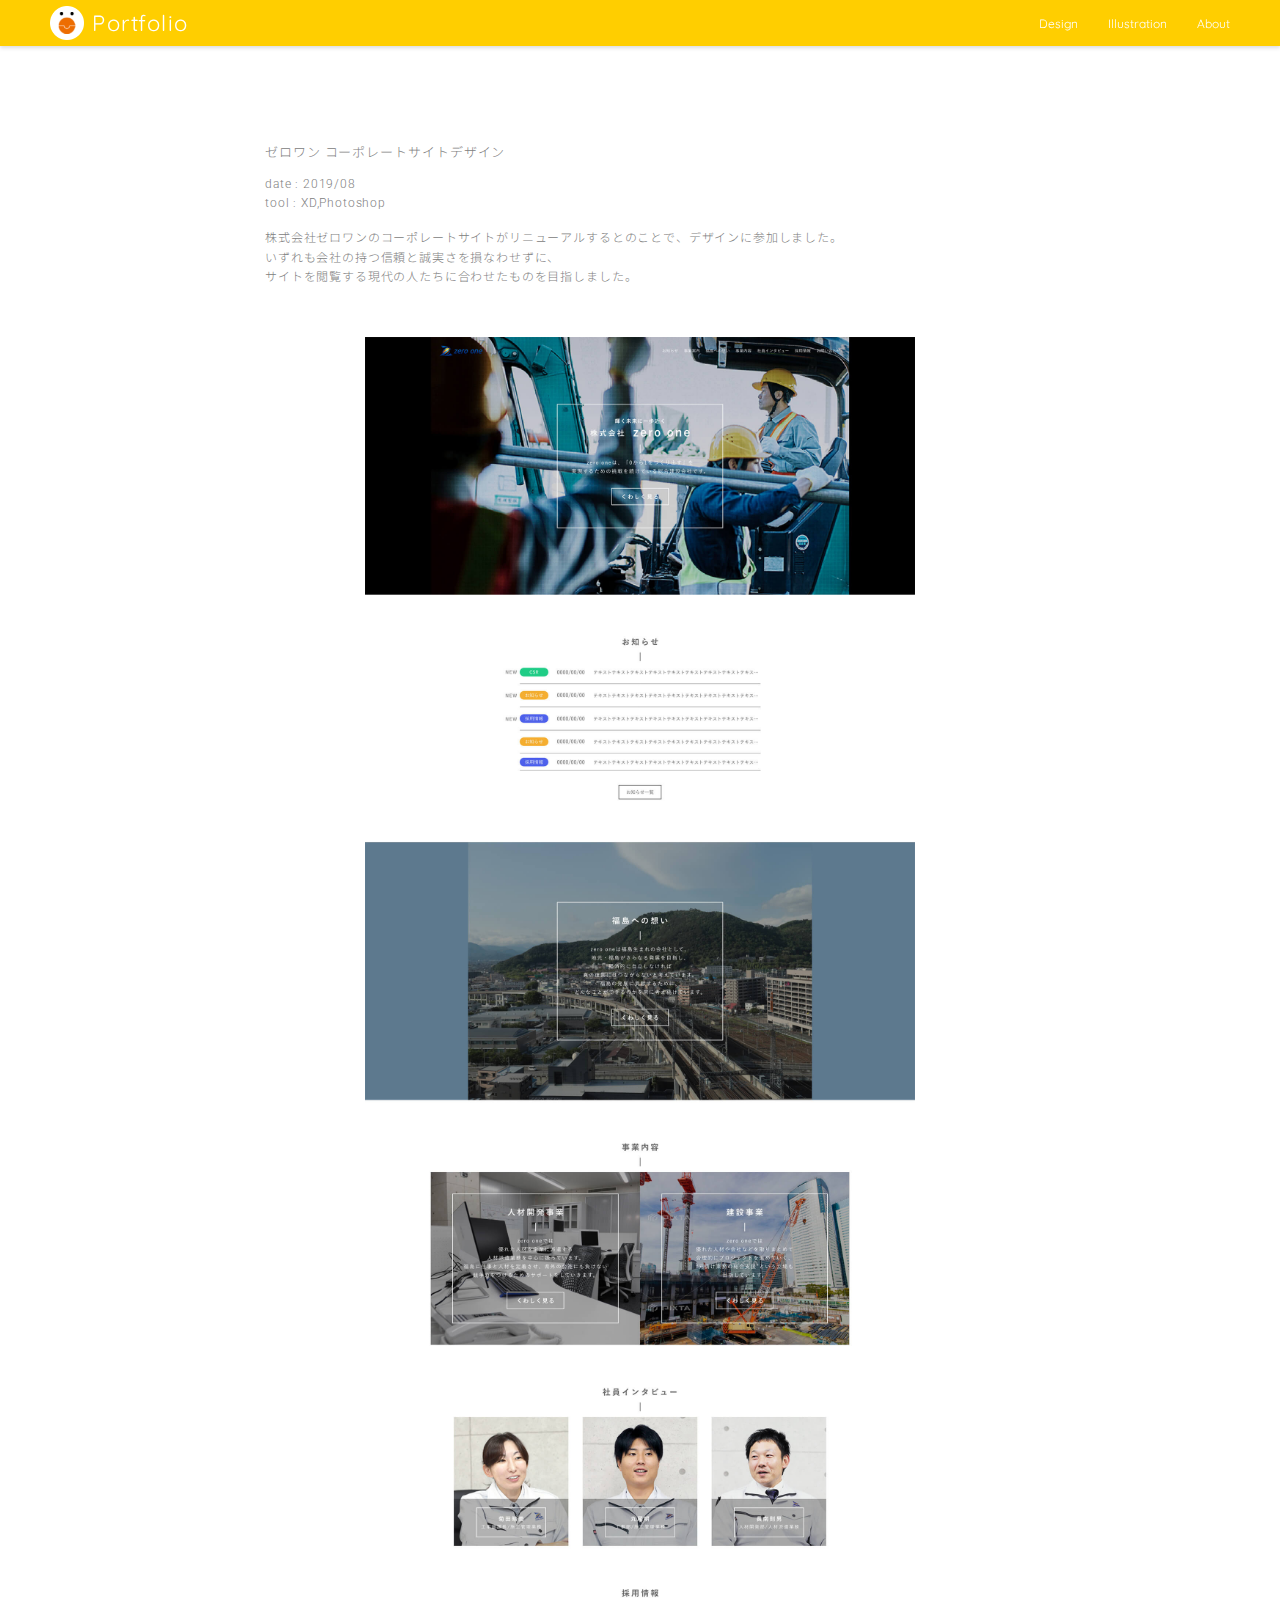
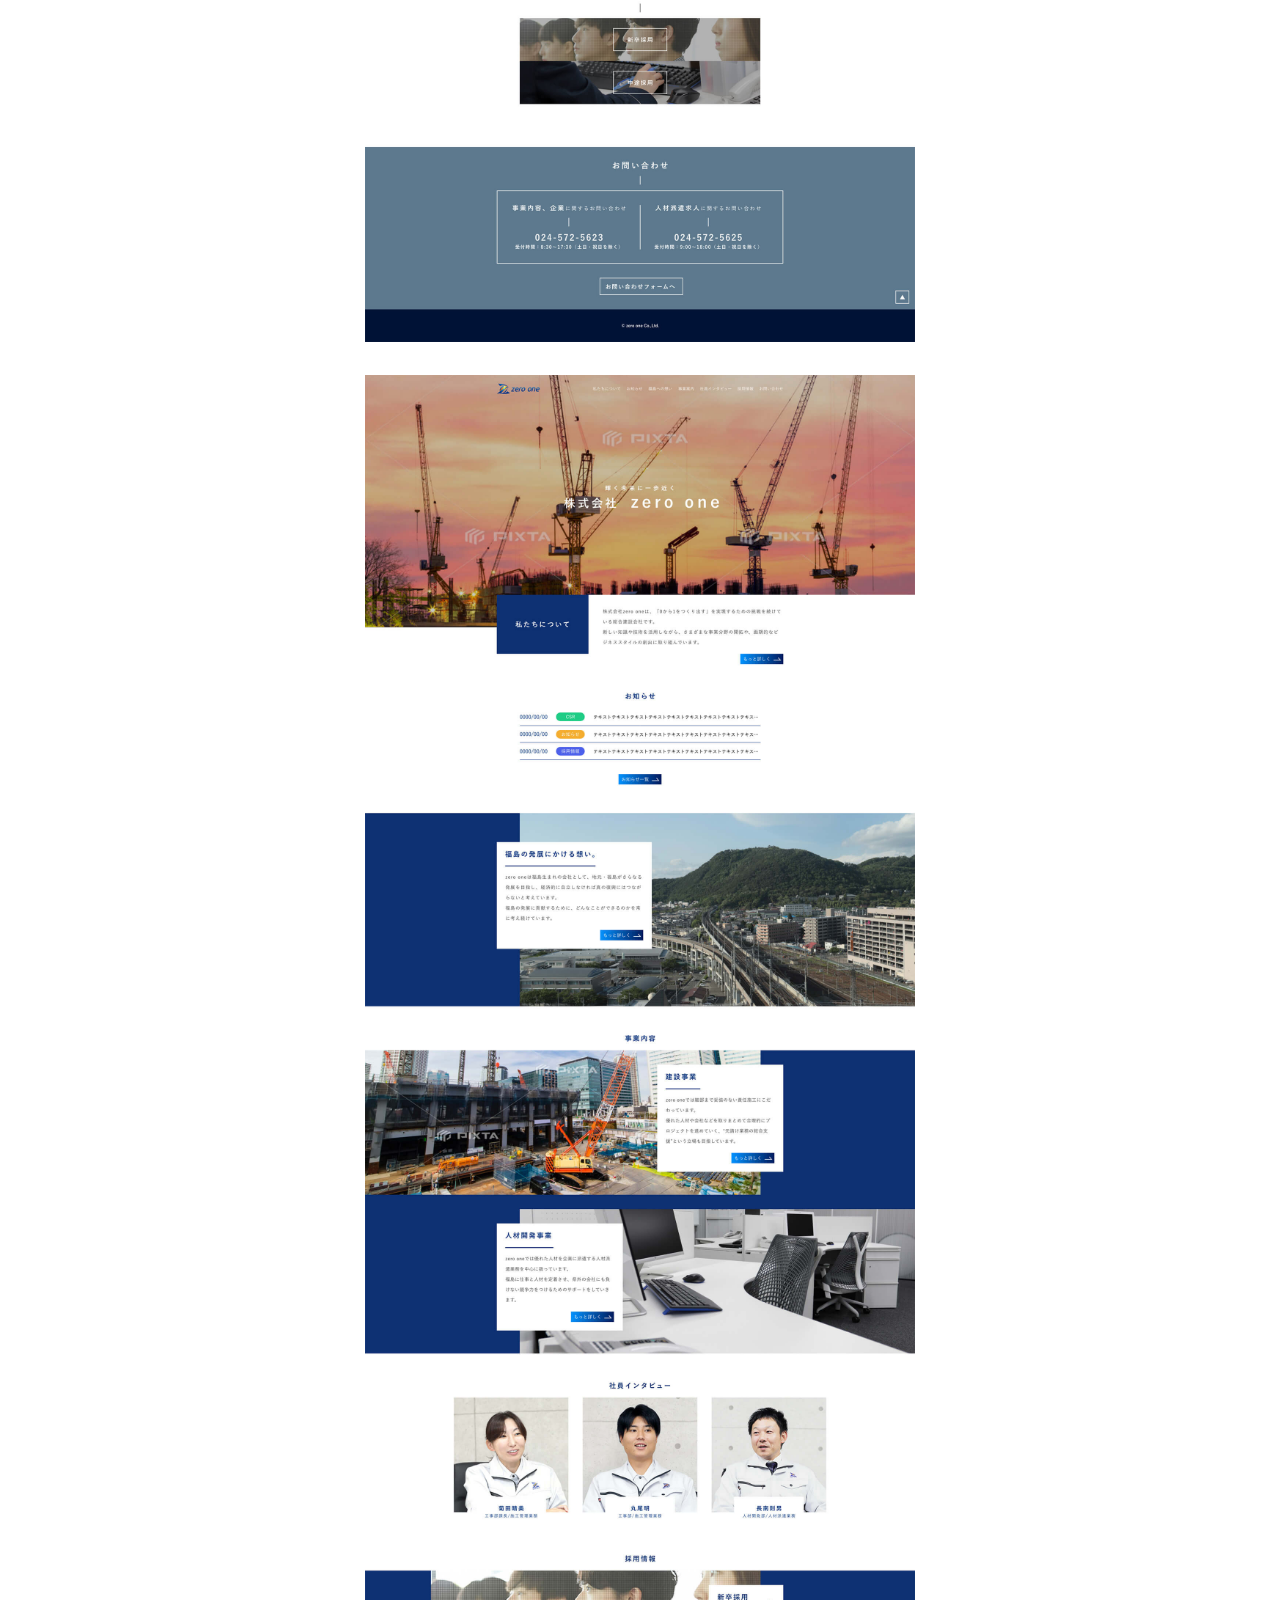
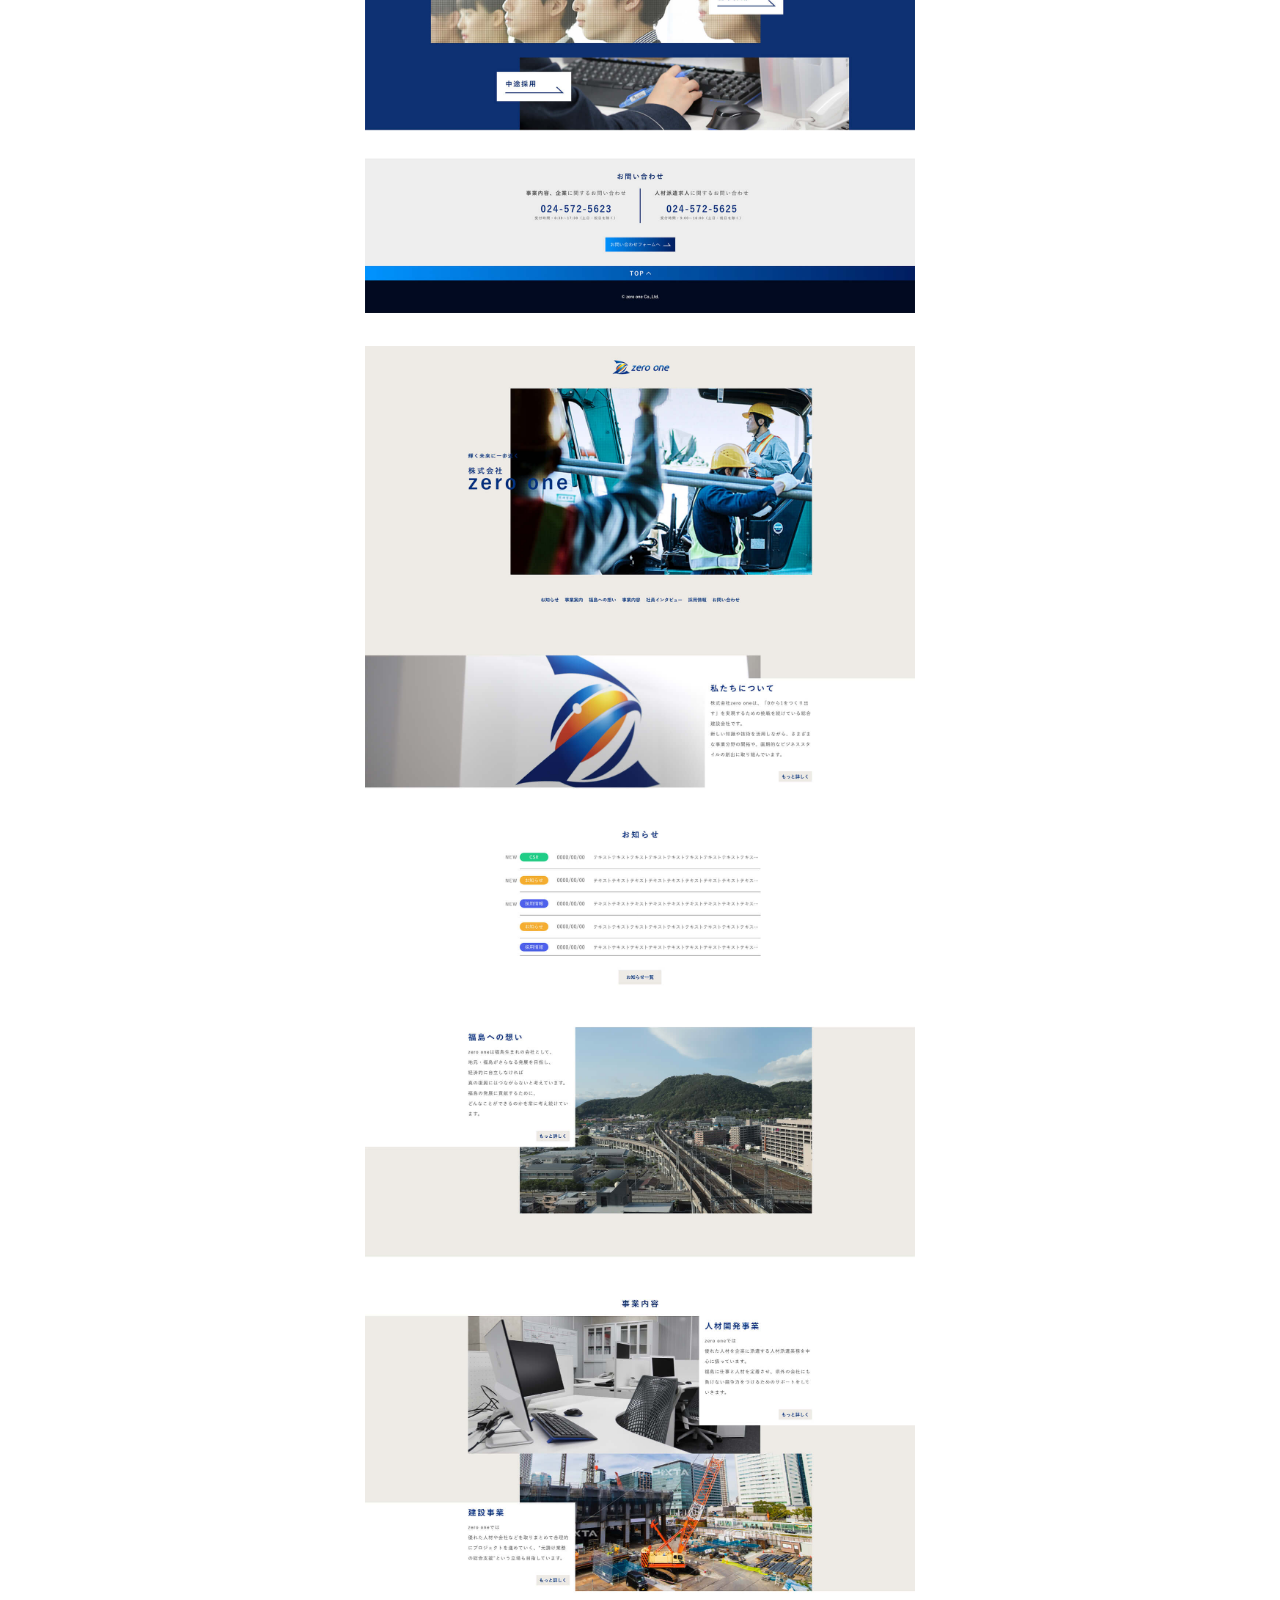
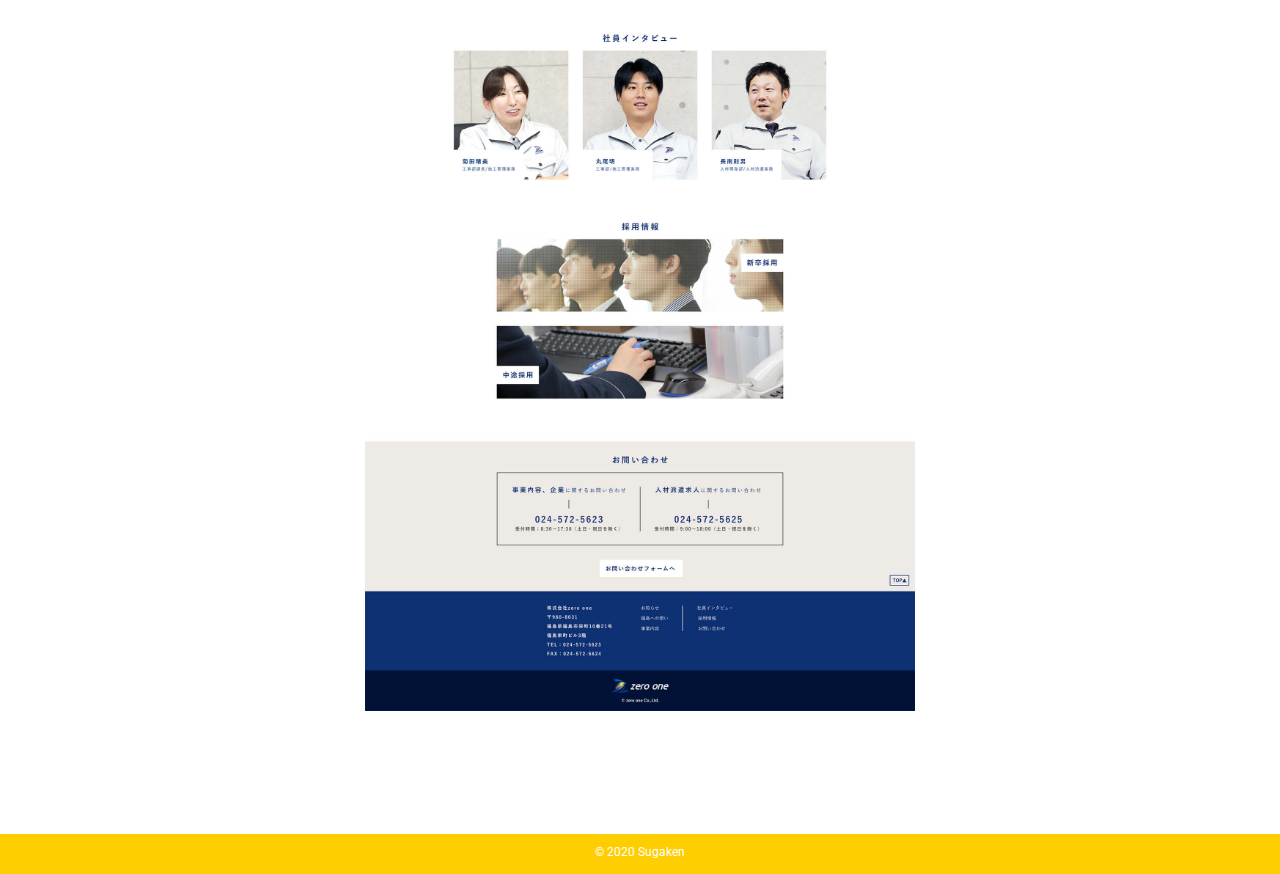
<file: contents/design/index6.html>
<!DOCTYPE html>
<html>
  <head>
    <meta charset="utf-8">
    <title>Sugakenのポートフォリオ</title>
    <link rel="icon" href="../../img/favicon.ico">
    <link rel="icon" href="../../img/favicon2.ico">
    <link rel="stylesheet" href="../../style.css">
    <link href="https://fonts.googleapis.com/css?family=Noto+Sans+JP:100,300,400,500,700,900|Quicksand:300,400,500,600,700|Roboto:100,300,400,500,700,900&display=swap&subset=japanese" rel="stylesheet">
  </head>
  <body>

    <!-- header start -->

    <div id="header">
      <div class="logo_icon">
        <a href="../../index.html">
          <img src="../../img/img_logo_icon.png" alt="TOPアイコン">
          <h1>Portfolio</h1>
        </a>
      </div>
      <ul id="nav">
        <li><a href="../../index.html#site-design">Design</a></li>
        <li><a href="../../index.html#site-illustration">Illustration</a></li>
        <li><a href="../../index.html#site-about">About</a></li>
      </ul>
    </div>

    <!-- header end -->

    <!-- body start -->

    <div id="contents-page">

      <div class="contents-page-title">
        <h3>ゼロワン コーポレートサイトデザイン</h3>
        <p class="contents-date-tool">date : 2019/08
          <br>tool : XD,Photoshop</p>
        <p class="contents-caption">株式会社ゼロワンのコーポレートサイトがリニューアルするとのことで、デザインに参加しました。<br>いずれも会社の持つ信頼と誠実さを損なわせずに、<br>サイトを閲覧する現代の人たちに合わせたものを目指しました。</p>
      </div>

      <div class="picture-height">
        <img src="../../img/design/contents28.jpg" alt="たてなが作品写真">
      </div>
      <div class="picture-height">
        <img src="../../img/design/contents29.jpg" alt="たてなが作品写真">
      </div>
      <div class="picture-height">
        <img src="../../img/design/contents30.jpg" alt="たてなが作品写真">
      </div>

    </div>

    <!-- body end -->

    <!-- footer start -->

    <div id="footer">
      <h5>&copy; 2020 Sugaken</h5>
    </div>

    <!-- footer end -->

  </body>
</html>
</file>
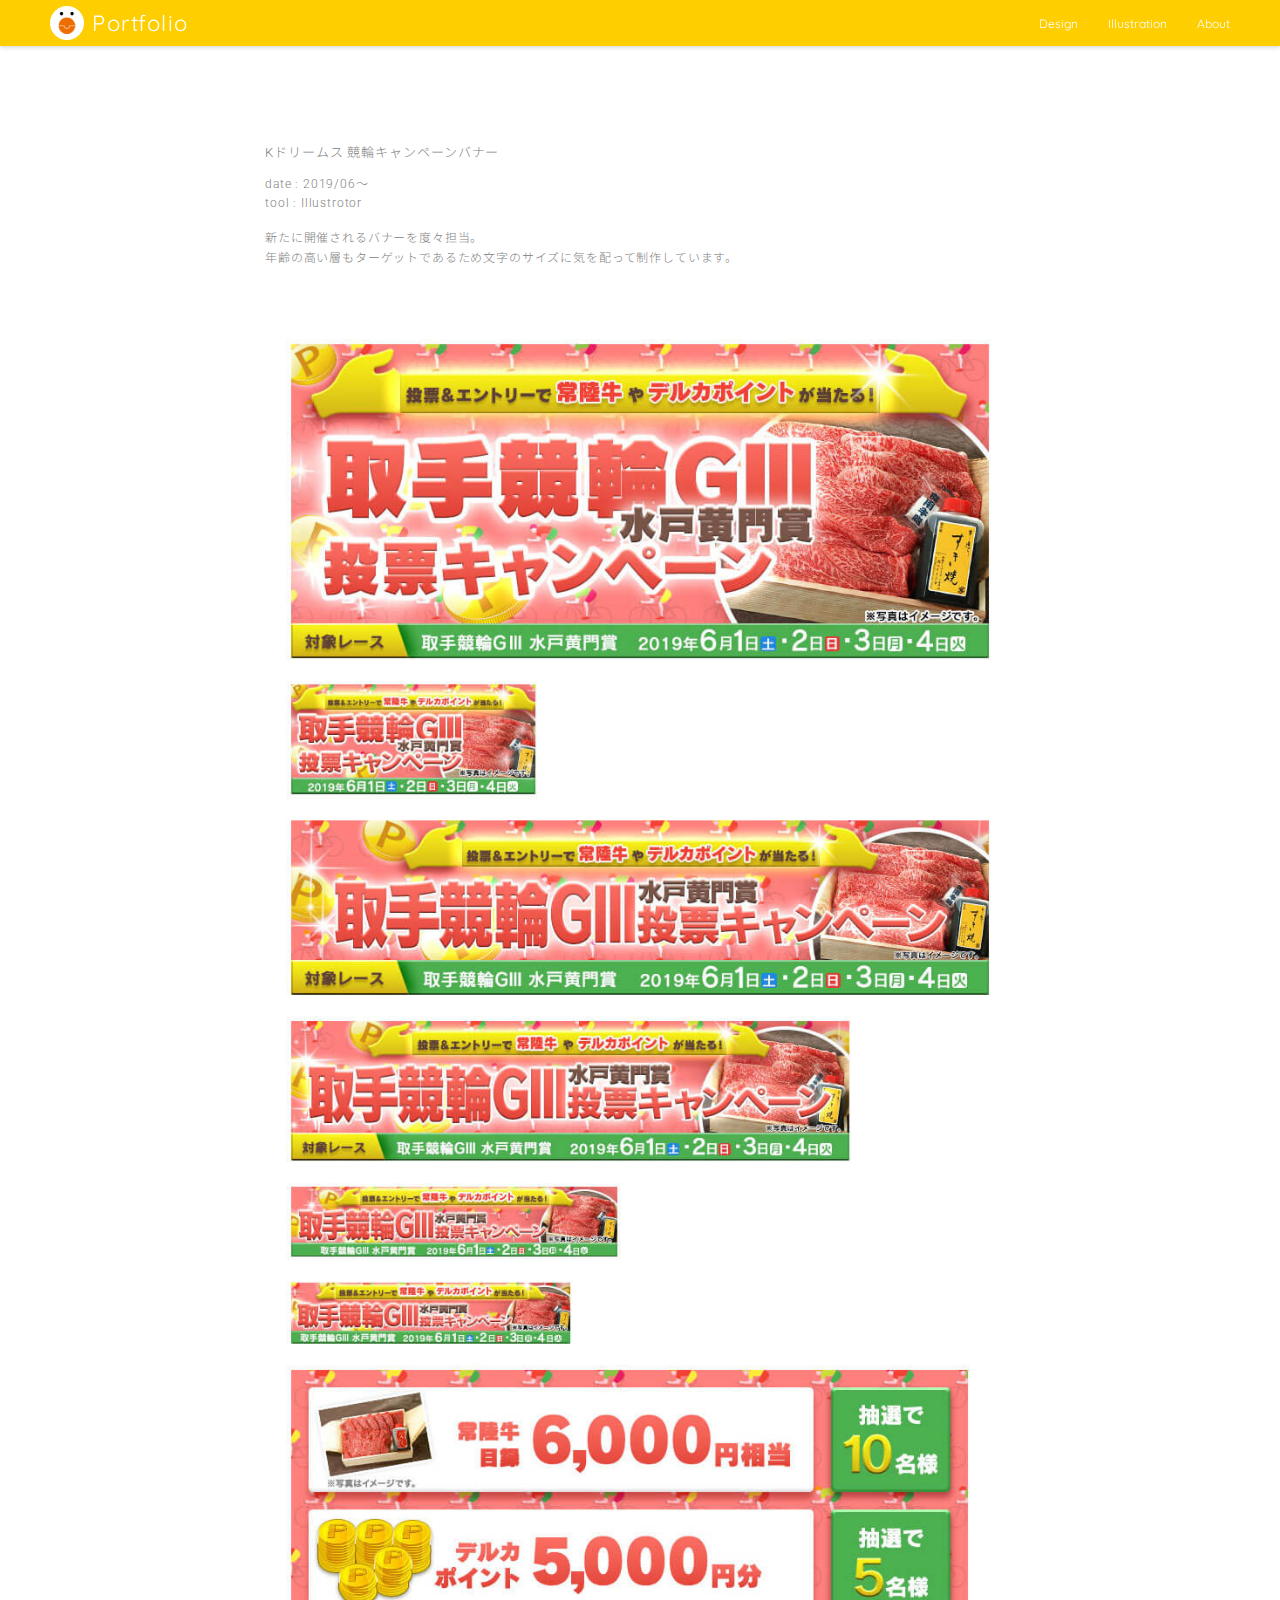
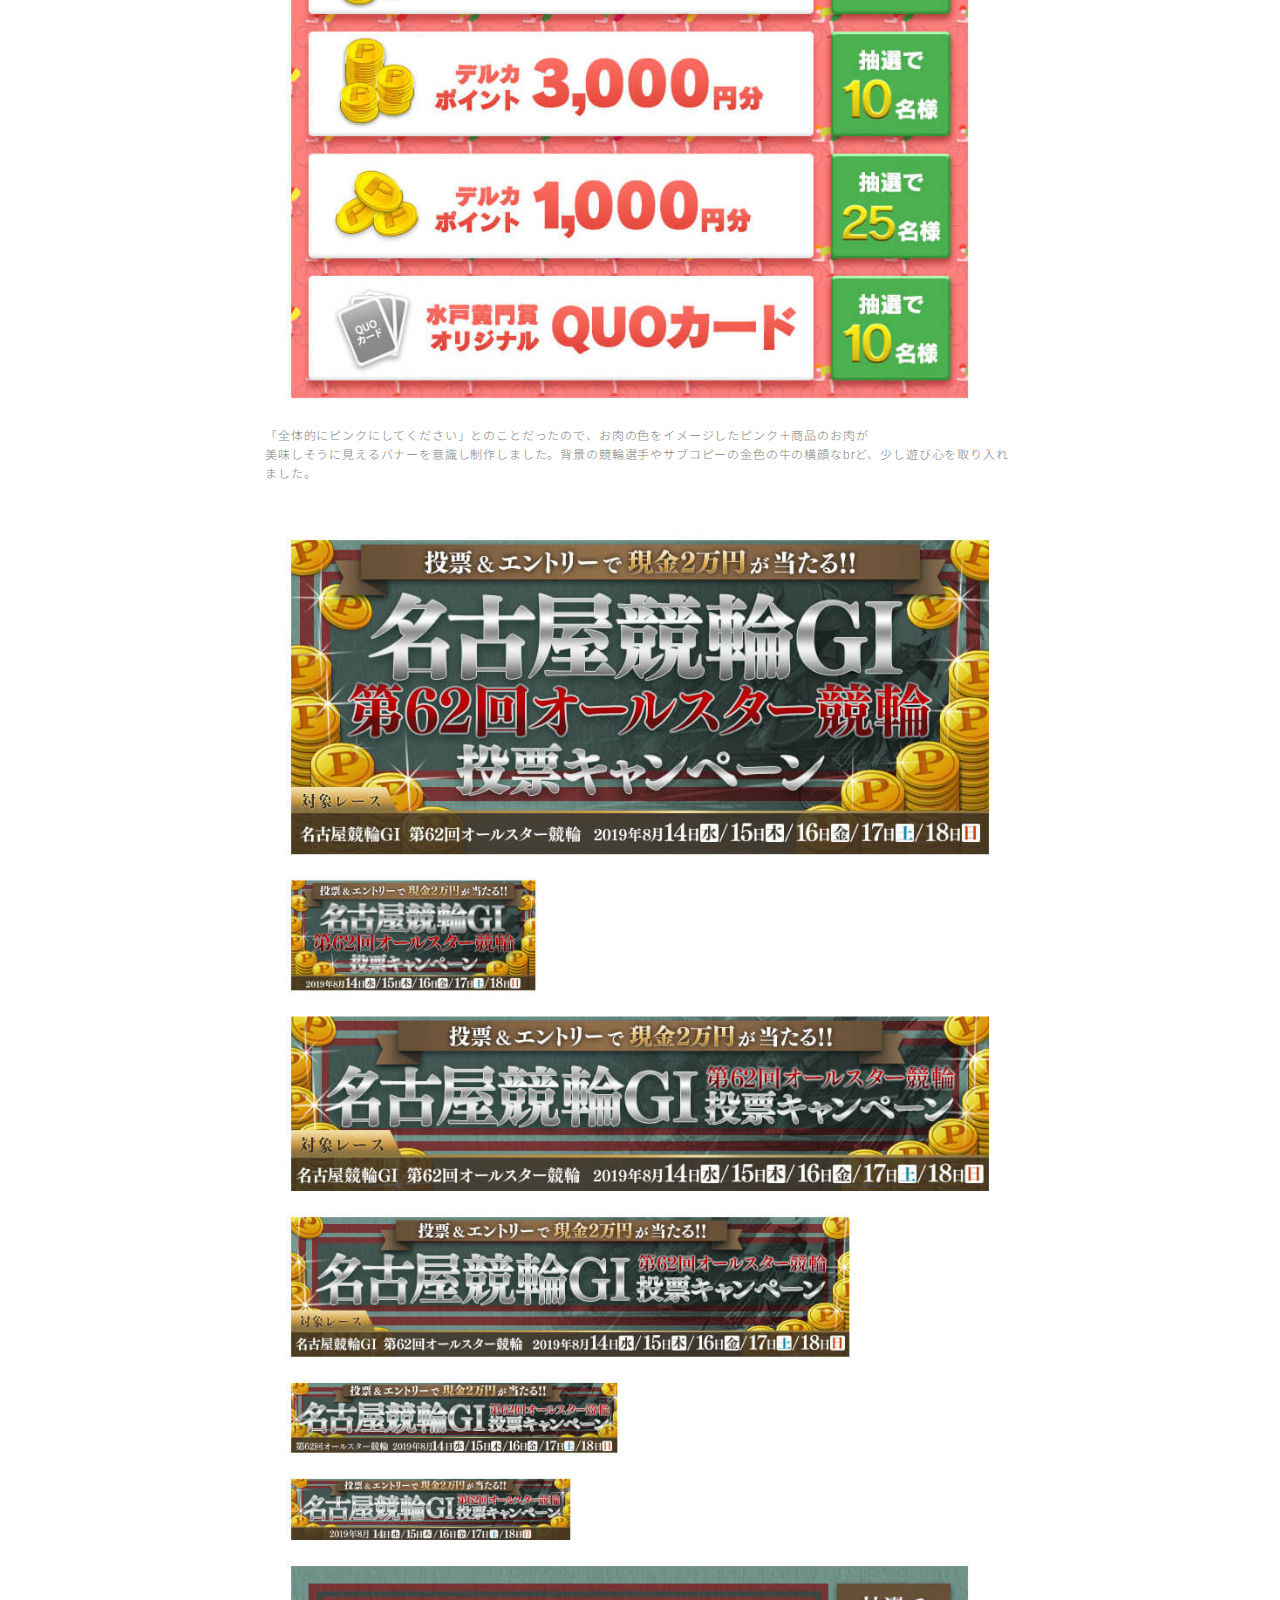
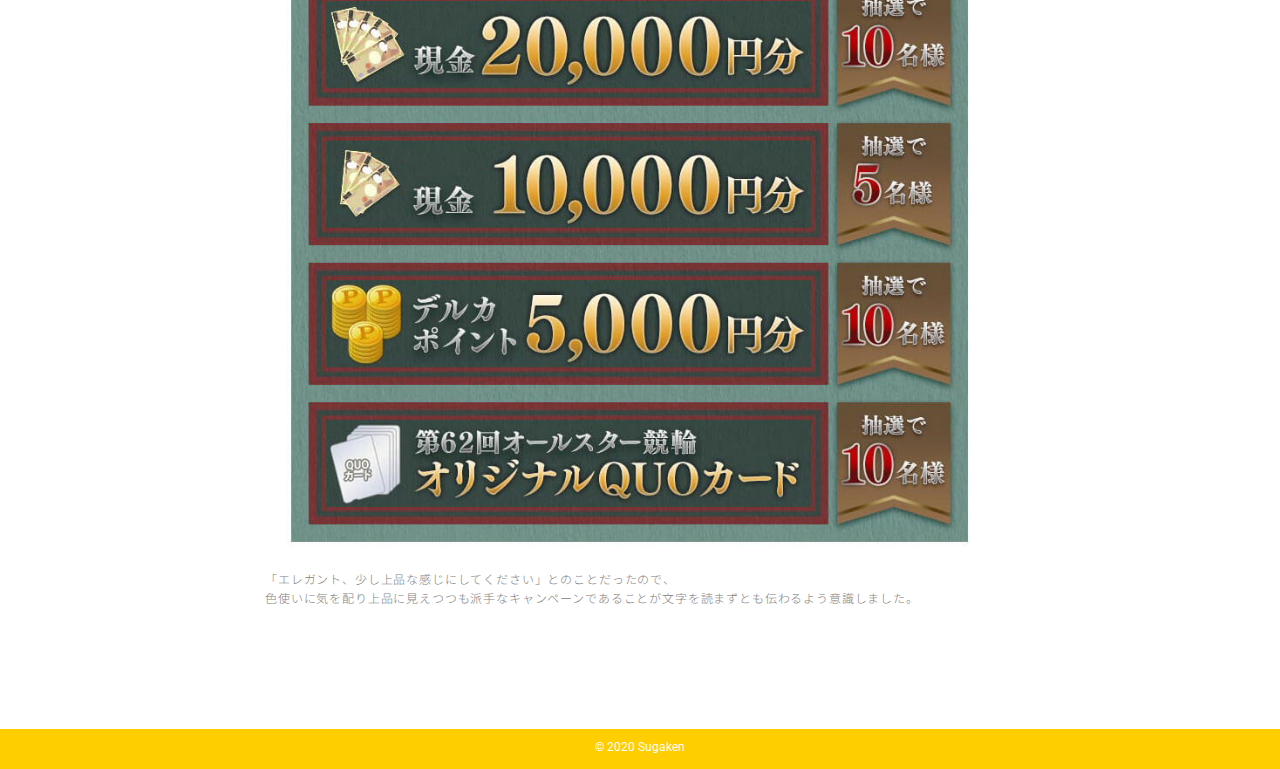
<file: contents/design/index7.html>
<!DOCTYPE html>
<html>
  <head>
    <meta charset="utf-8">
    <title>Sugakenのポートフォリオ</title>
    <link rel="icon" href="../../img/favicon.ico">
    <link rel="icon" href="../../img/favicon2.ico">
    <link rel="stylesheet" href="../../style.css">
    <link href="https://fonts.googleapis.com/css?family=Noto+Sans+JP:100,300,400,500,700,900|Quicksand:300,400,500,600,700|Roboto:100,300,400,500,700,900&display=swap&subset=japanese" rel="stylesheet">
  </head>
  <body>

    <!-- header start -->

    <div id="header">
      <div class="logo_icon">
        <a href="../../index.html">
          <img src="../../img/img_logo_icon.png" alt="TOPアイコン">
          <h1>Portfolio</h1>
        </a>
      </div>
      <ul id="nav">
        <li><a href="../../index.html#site-design">Design</a></li>
        <li><a href="../../index.html#site-illustration">Illustration</a></li>
        <li><a href="../../index.html#site-about">About</a></li>
      </ul>
    </div>

    <!-- header end -->

    <!-- body start -->

    <div id="contents-page">

      <div class="contents-page-title">
        <h3>Kドリームス 競輪キャンペーンバナー</h3>
        <p class="contents-date-tool">date : 2019/06〜
          <br>tool : Illustrotor</p>
        <p class="contents-caption">新たに開催されるバナーを度々担当。<br>年齢の高い層もターゲットであるため文字のサイズに気を配って制作しています。</p>
      </div>

      <div class="picture-width">
        <img src="../../img/design/contents16.jpg" alt="よこなが作品写真">
        <p class="contents-caption">「全体的にピンクにしてください」とのことだったので、お肉の色をイメージしたピンク＋商品のお肉が<br>美味しそうに見えるバナーを意識し制作しました。背景の競輪選手やサブコピーの金色の牛の横顔なbrど、少し遊び心を取り入れました。</p>
      </div>
      <div class="picture-width">
        <img src="../../img/design/contents17.jpg" alt="よこなが作品写真">
        <p class="contents-caption">「エレガント、少し上品な感じにしてください」とのことだったので、<br>色使いに気を配り上品に見えつつも派手なキャンペーンであることが文字を読まずとも伝わるよう意識しました。</p>
      </div>

    </div>

    <!-- body end -->

    <!-- footer start -->

    <div id="footer">
      <h5>&copy; 2020 Sugaken</h5>
    </div>

    <!-- footer end -->

  </body>
</html>
</file>
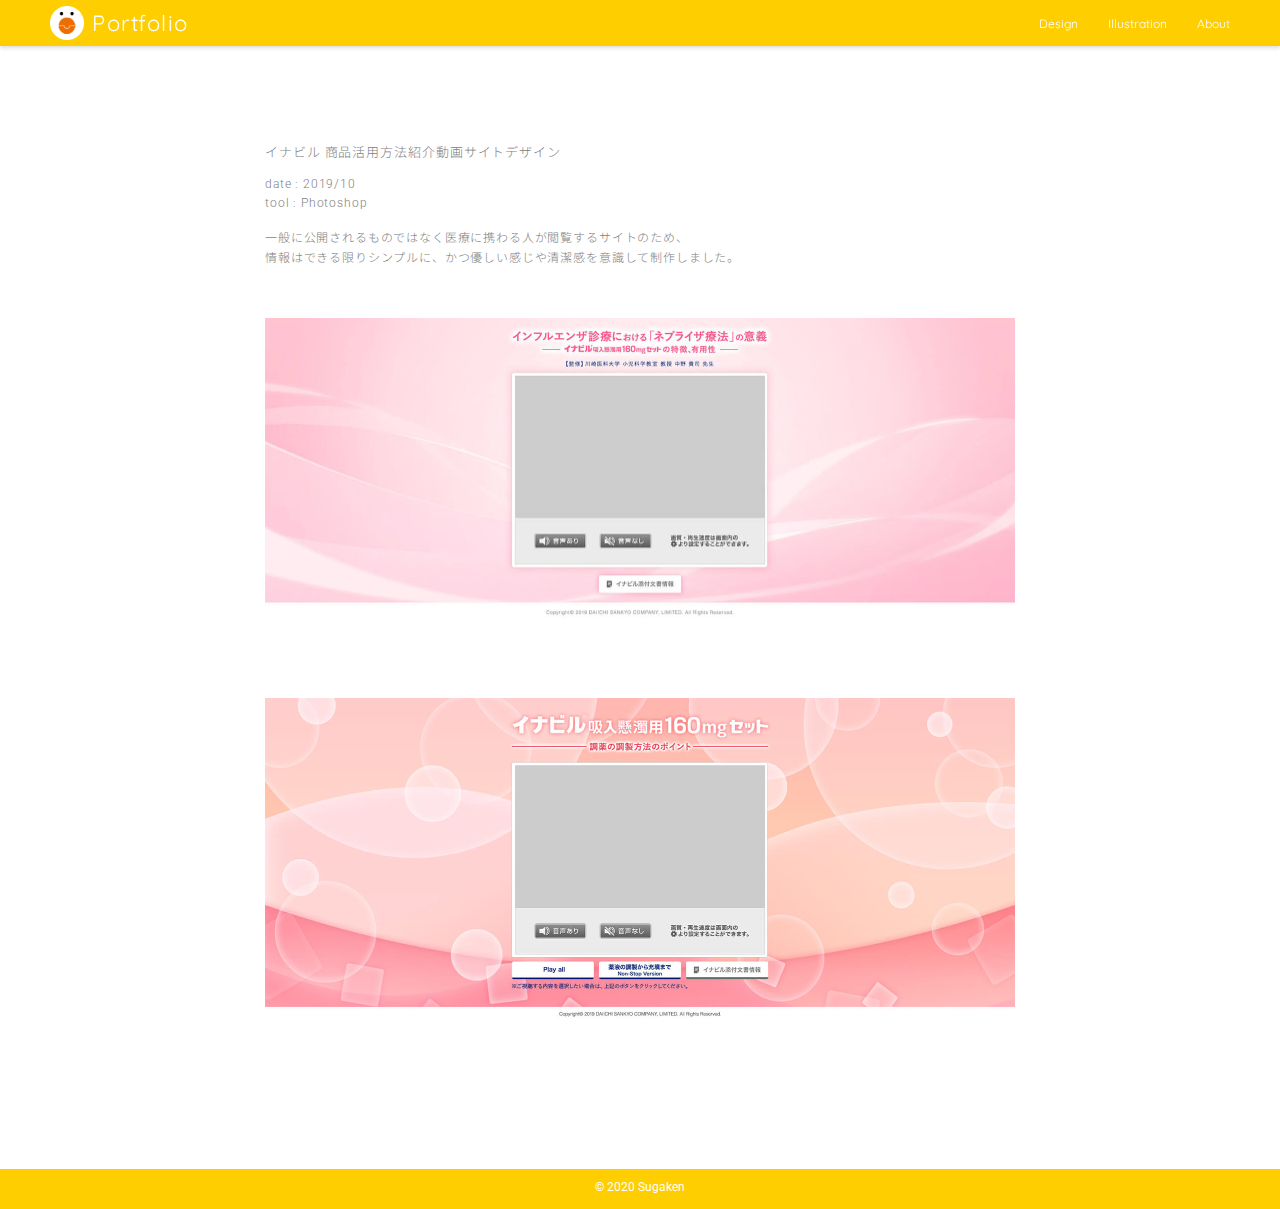
<file: contents/design/index8.html>
<!DOCTYPE html>
<html>
  <head>
    <meta charset="utf-8">
    <title>Sugakenのポートフォリオ</title>
    <link rel="icon" href="../../img/favicon.ico">
    <link rel="icon" href="../../img/favicon2.ico">
    <link rel="stylesheet" href="../../style.css">
    <link href="https://fonts.googleapis.com/css?family=Noto+Sans+JP:100,300,400,500,700,900|Quicksand:300,400,500,600,700|Roboto:100,300,400,500,700,900&display=swap&subset=japanese" rel="stylesheet">
  </head>
  <body>

    <!-- header start -->

    <div id="header">
      <div class="logo_icon">
        <a href="../../index.html">
          <img src="../../img/img_logo_icon.png" alt="TOPアイコン">
          <h1>Portfolio</h1>
        </a>
      </div>
      <ul id="nav">
        <li><a href="../../index.html#site-design">Design</a></li>
        <li><a href="../../index.html#site-illustration">Illustration</a></li>
        <li><a href="../../index.html#site-about">About</a></li>
      </ul>
    </div>

    <!-- header end -->

    <!-- body start -->

    <div id="contents-page">

      <div class="contents-page-title">
        <h3>イナビル 商品活用方法紹介動画サイトデザイン</h3>
        <p class="contents-date-tool">date : 2019/10
          <br>tool : Photoshop</p>
        <p class="contents-caption">一般に公開されるものではなく医療に携わる人が閲覧するサイトのため、<br>情報はできる限りシンプルに、かつ優しい感じや清潔感を意識して制作しました。</p>
      </div>

      <div class="picture-width">
        <img src="../../img/design/contents18.jpg" alt="よこなが作品写真">
      </div>
      <div class="picture-width">
        <img src="../../img/design/contents20.jpg" alt="よこなが作品写真">
      </div>

    </div>

    <!-- body end -->

    <!-- footer start -->

    <div id="footer">
      <h5>&copy; 2020 Sugaken</h5>
    </div>

    <!-- footer end -->

  </body>
</html>
</file>
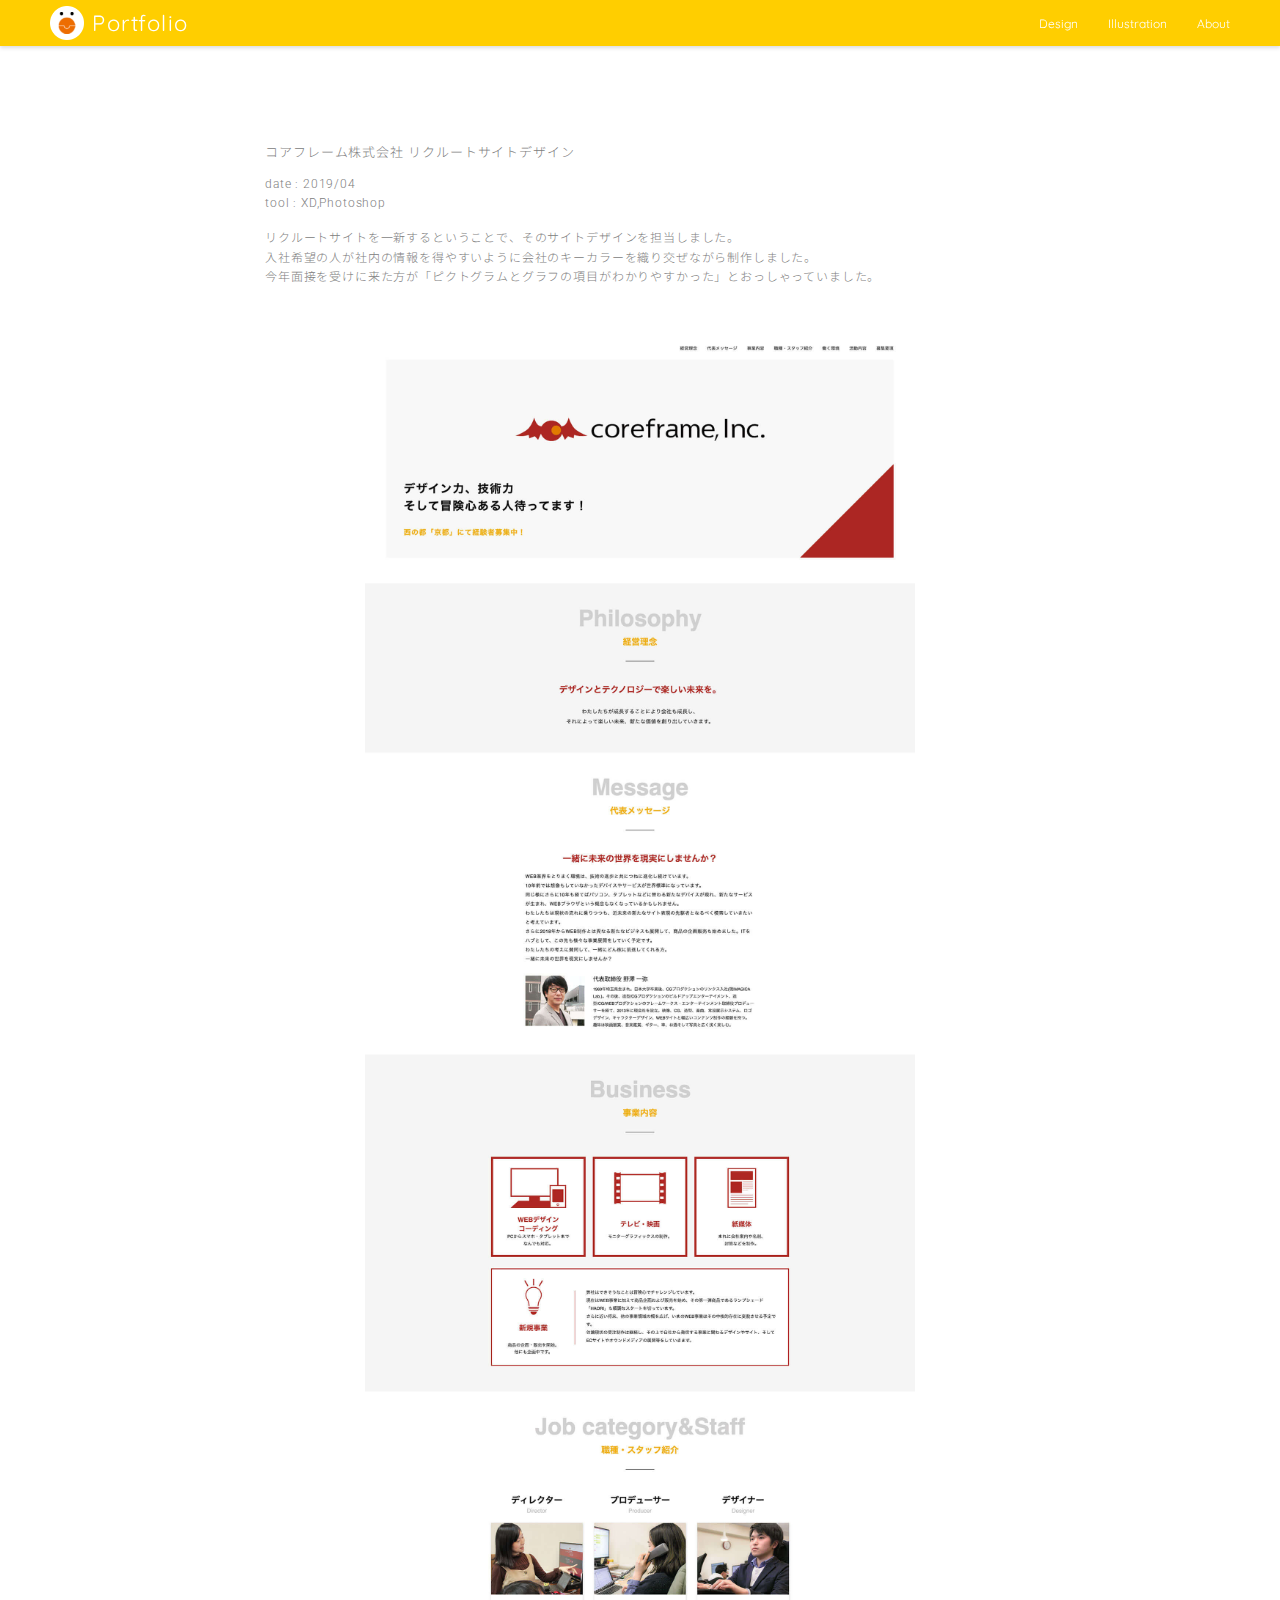
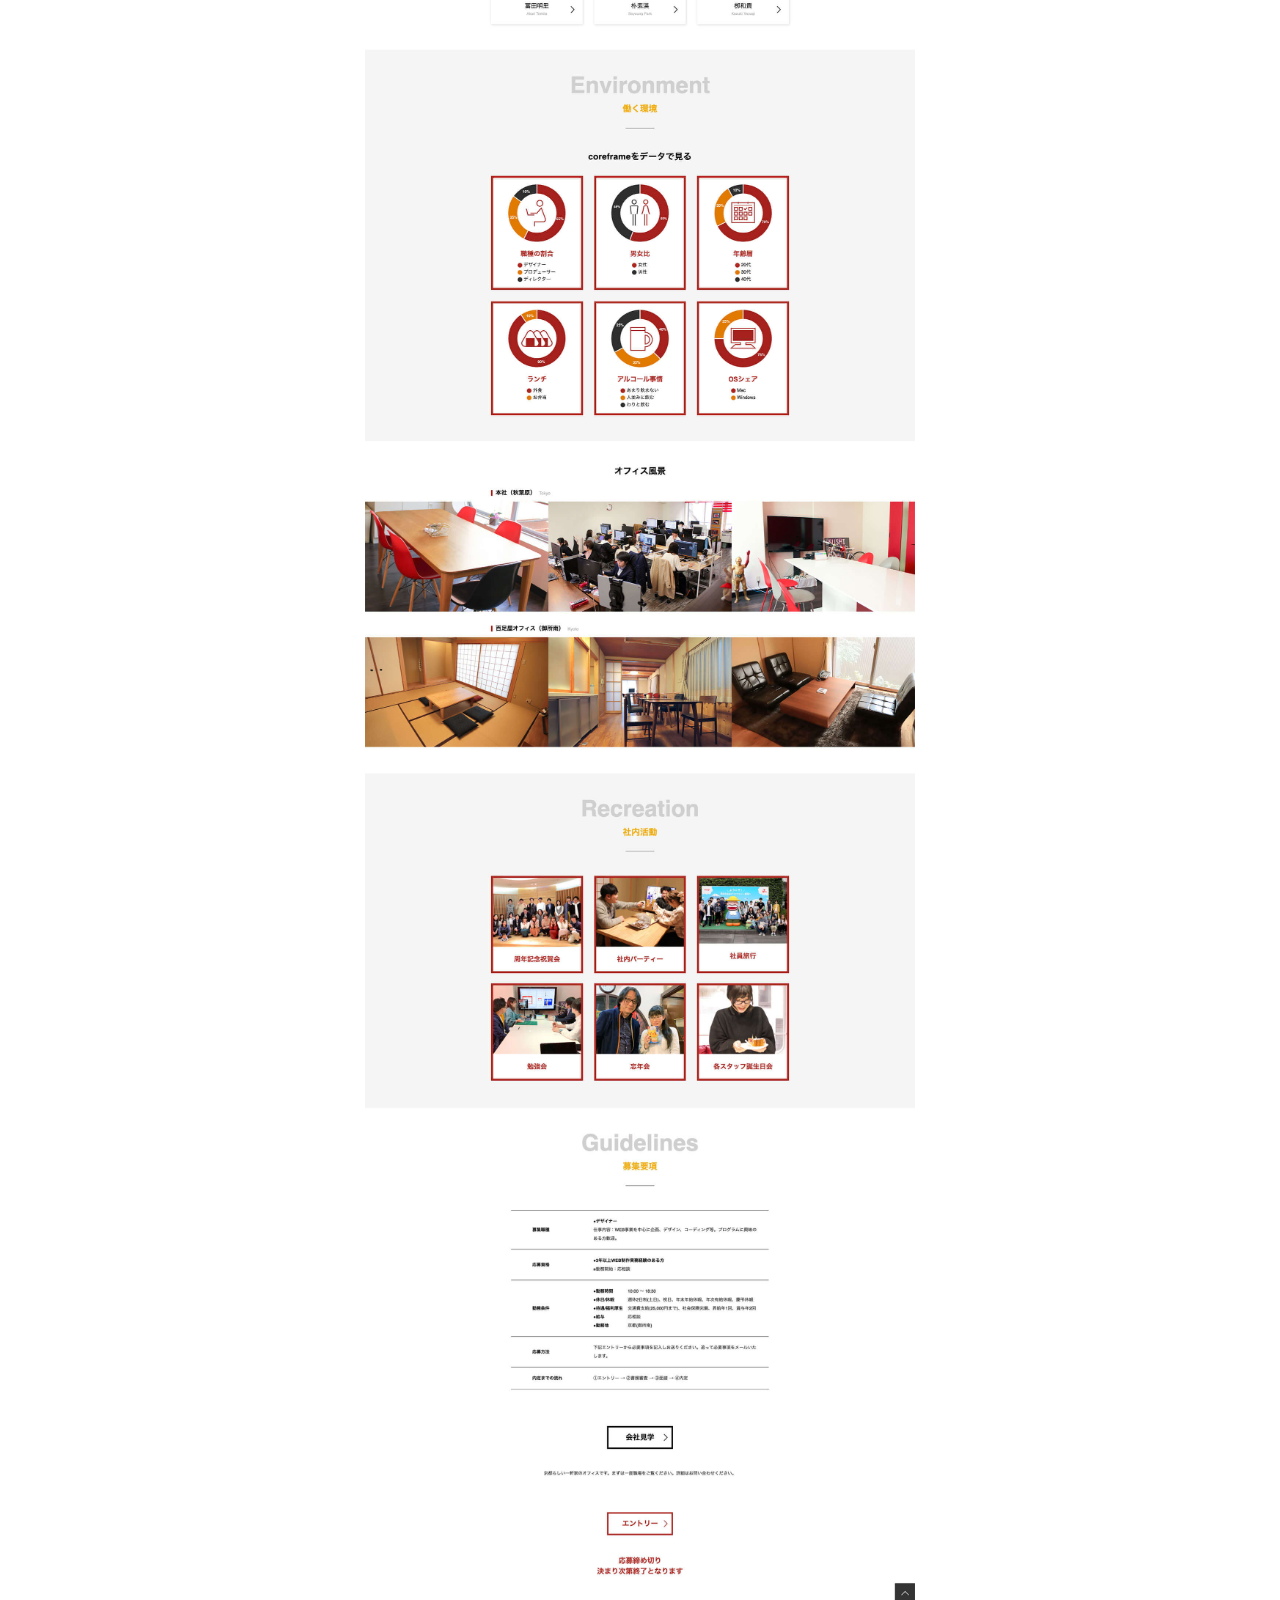
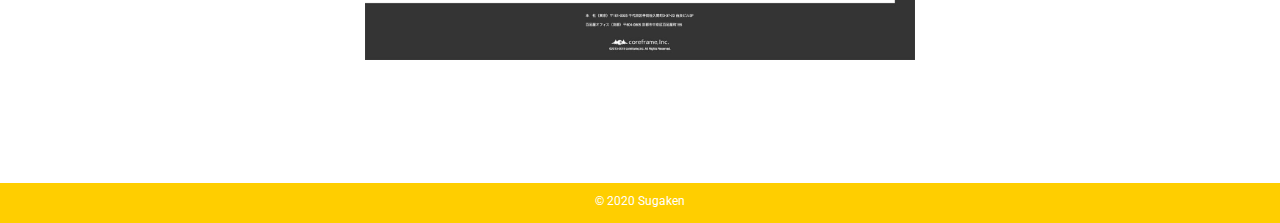
<file: contents/design/index9.html>
<!DOCTYPE html>
<html>
  <head>
    <meta charset="utf-8">
    <title>Sugakenのポートフォリオ</title>
    <link rel="icon" href="../../img/favicon.ico">
    <link rel="icon" href="../../img/favicon2.ico">
    <link rel="stylesheet" href="../../style.css">
    <link href="https://fonts.googleapis.com/css?family=Noto+Sans+JP:100,300,400,500,700,900|Quicksand:300,400,500,600,700|Roboto:100,300,400,500,700,900&display=swap&subset=japanese" rel="stylesheet">
  </head>
  <body>

    <!-- header start -->

    <div id="header">
      <div class="logo_icon">
        <a href="../../index.html">
          <img src="../../img/img_logo_icon.png" alt="TOPアイコン">
          <h1>Portfolio</h1>
        </a>
      </div>
      <ul id="nav">
        <li><a href="../../index.html#site-design">Design</a></li>
        <li><a href="../../index.html#site-illustration">Illustration</a></li>
        <li><a href="../../index.html#site-about">About</a></li>
      </ul>
    </div>

    <!-- header end -->

    <!-- body start -->

    <div id="contents-page">

      <div class="contents-page-title">
        <h3>コアフレーム株式会社 リクルートサイトデザイン</h3>
        <p class="contents-date-tool">date : 2019/04
          <br>tool : XD,Photoshop</p>
        <p class="contents-caption">リクルートサイトを一新するということで、そのサイトデザインを担当しました。<br>入社希望の人が社内の情報を得やすいように会社のキーカラーを織り交ぜながら制作しました。<br>今年面接を受けに来た方が「ピクトグラムとグラフの項目がわかりやすかった」とおっしゃっていました。</p>
      </div>

      <div class="picture-height">
        <img src="../../img/design/contents19.jpg" alt="よこなが作品写真">
      </div>

    </div>

    <!-- body end -->

    <!-- footer start -->

    <div id="footer">
      <h5>&copy; 2020 Sugaken</h5>
    </div>

    <!-- footer end -->

  </body>
</html>
</file>
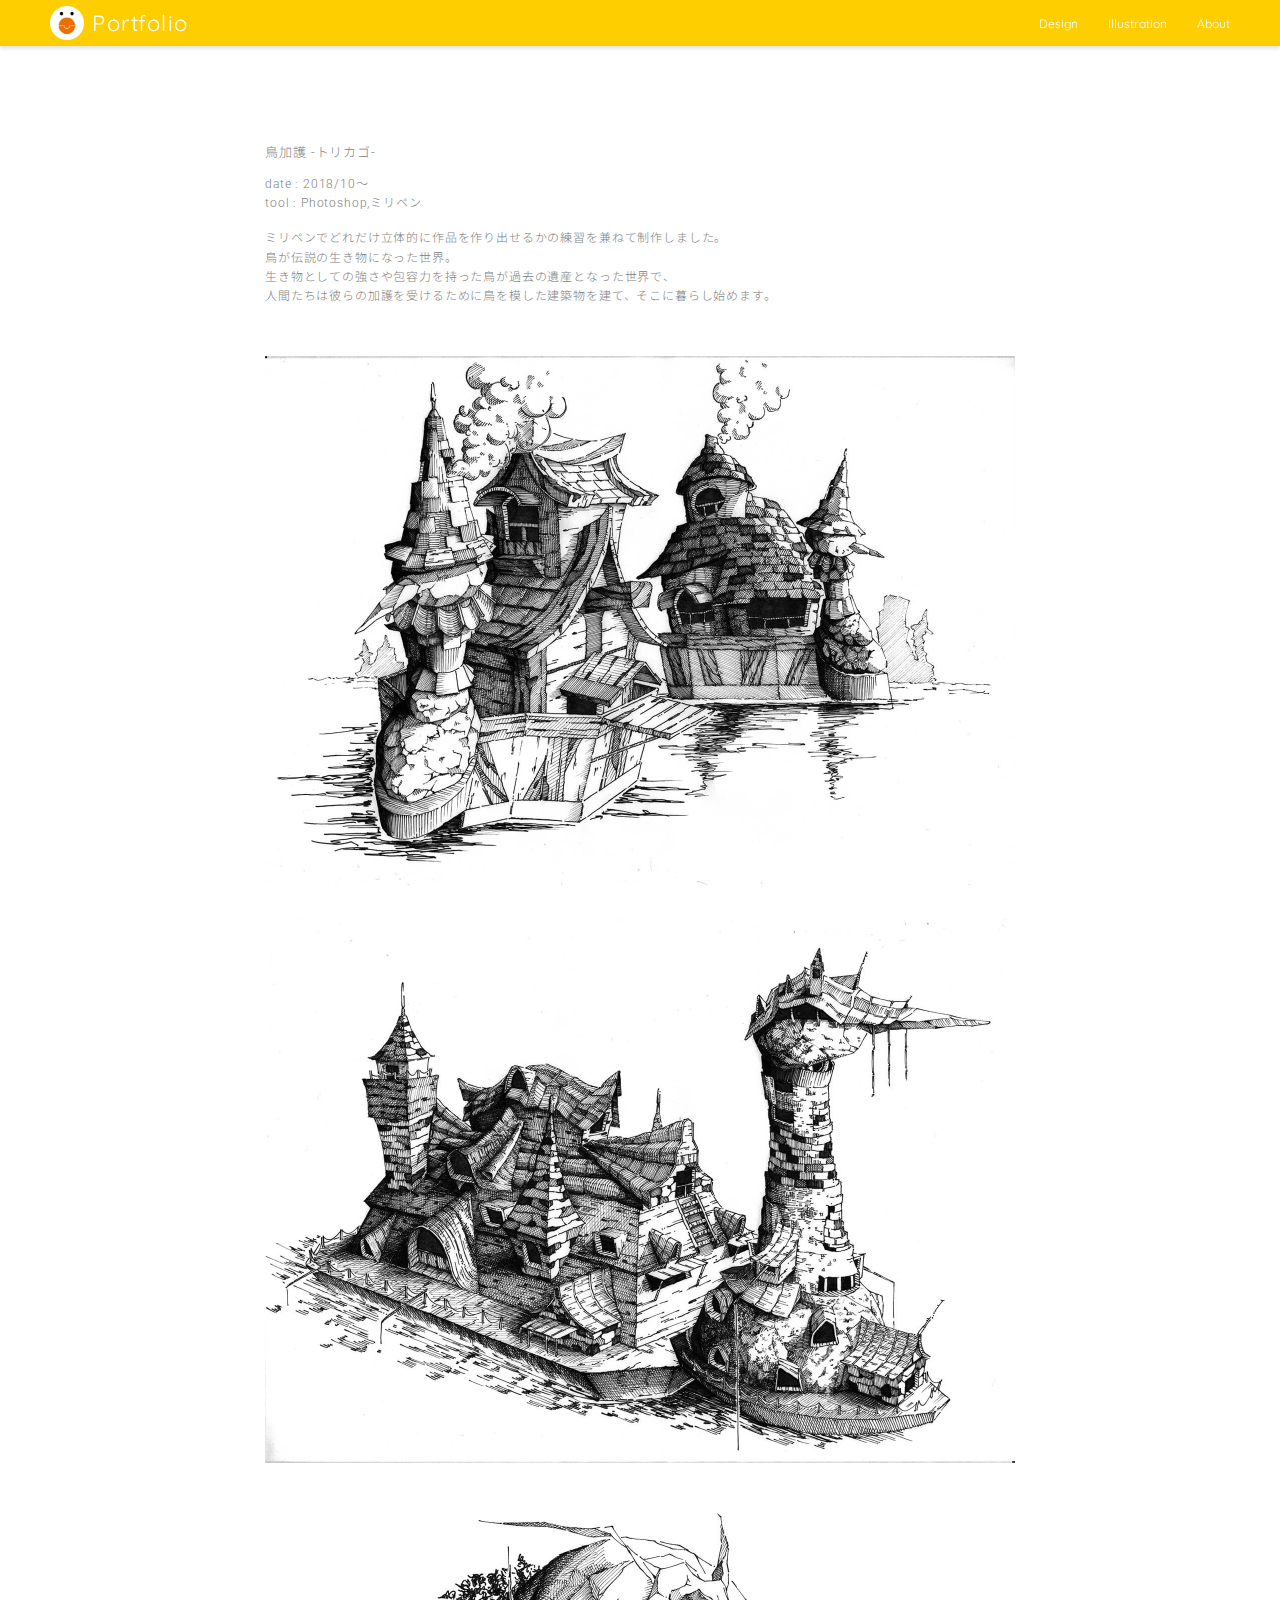
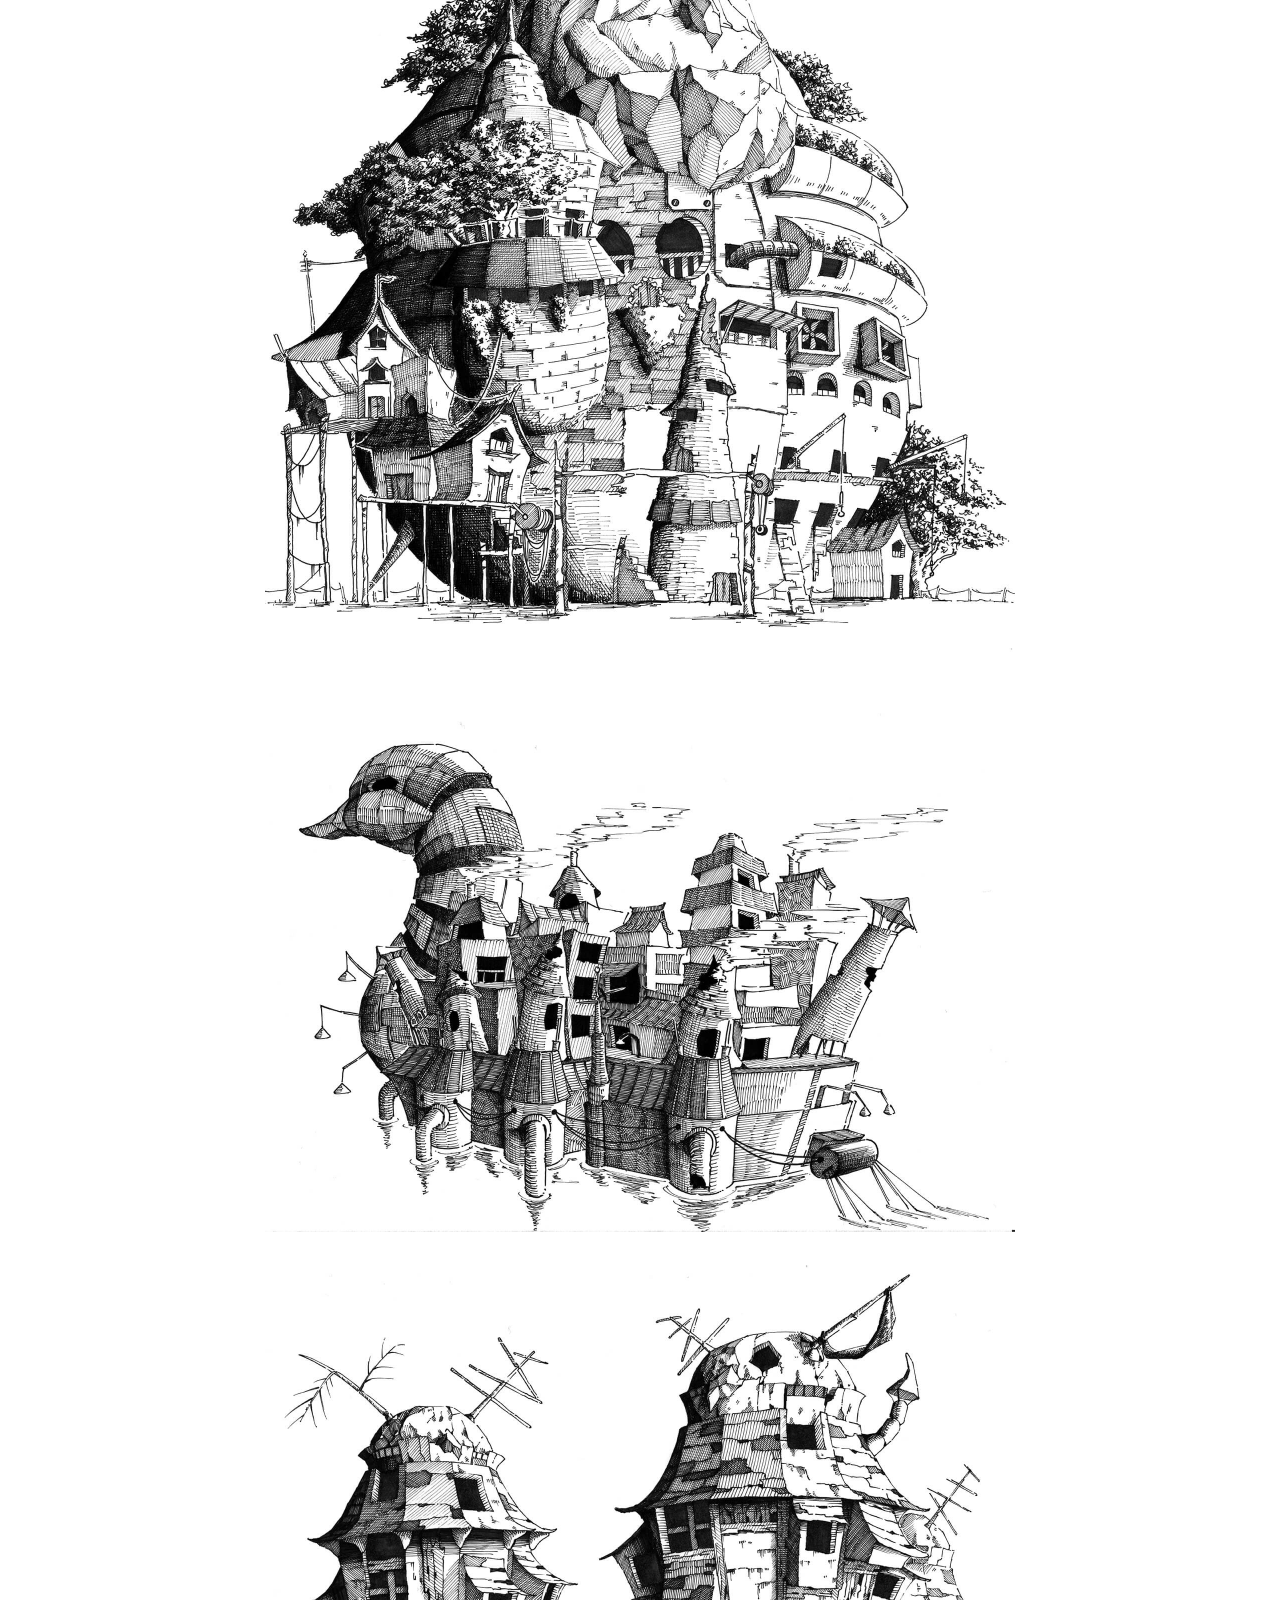
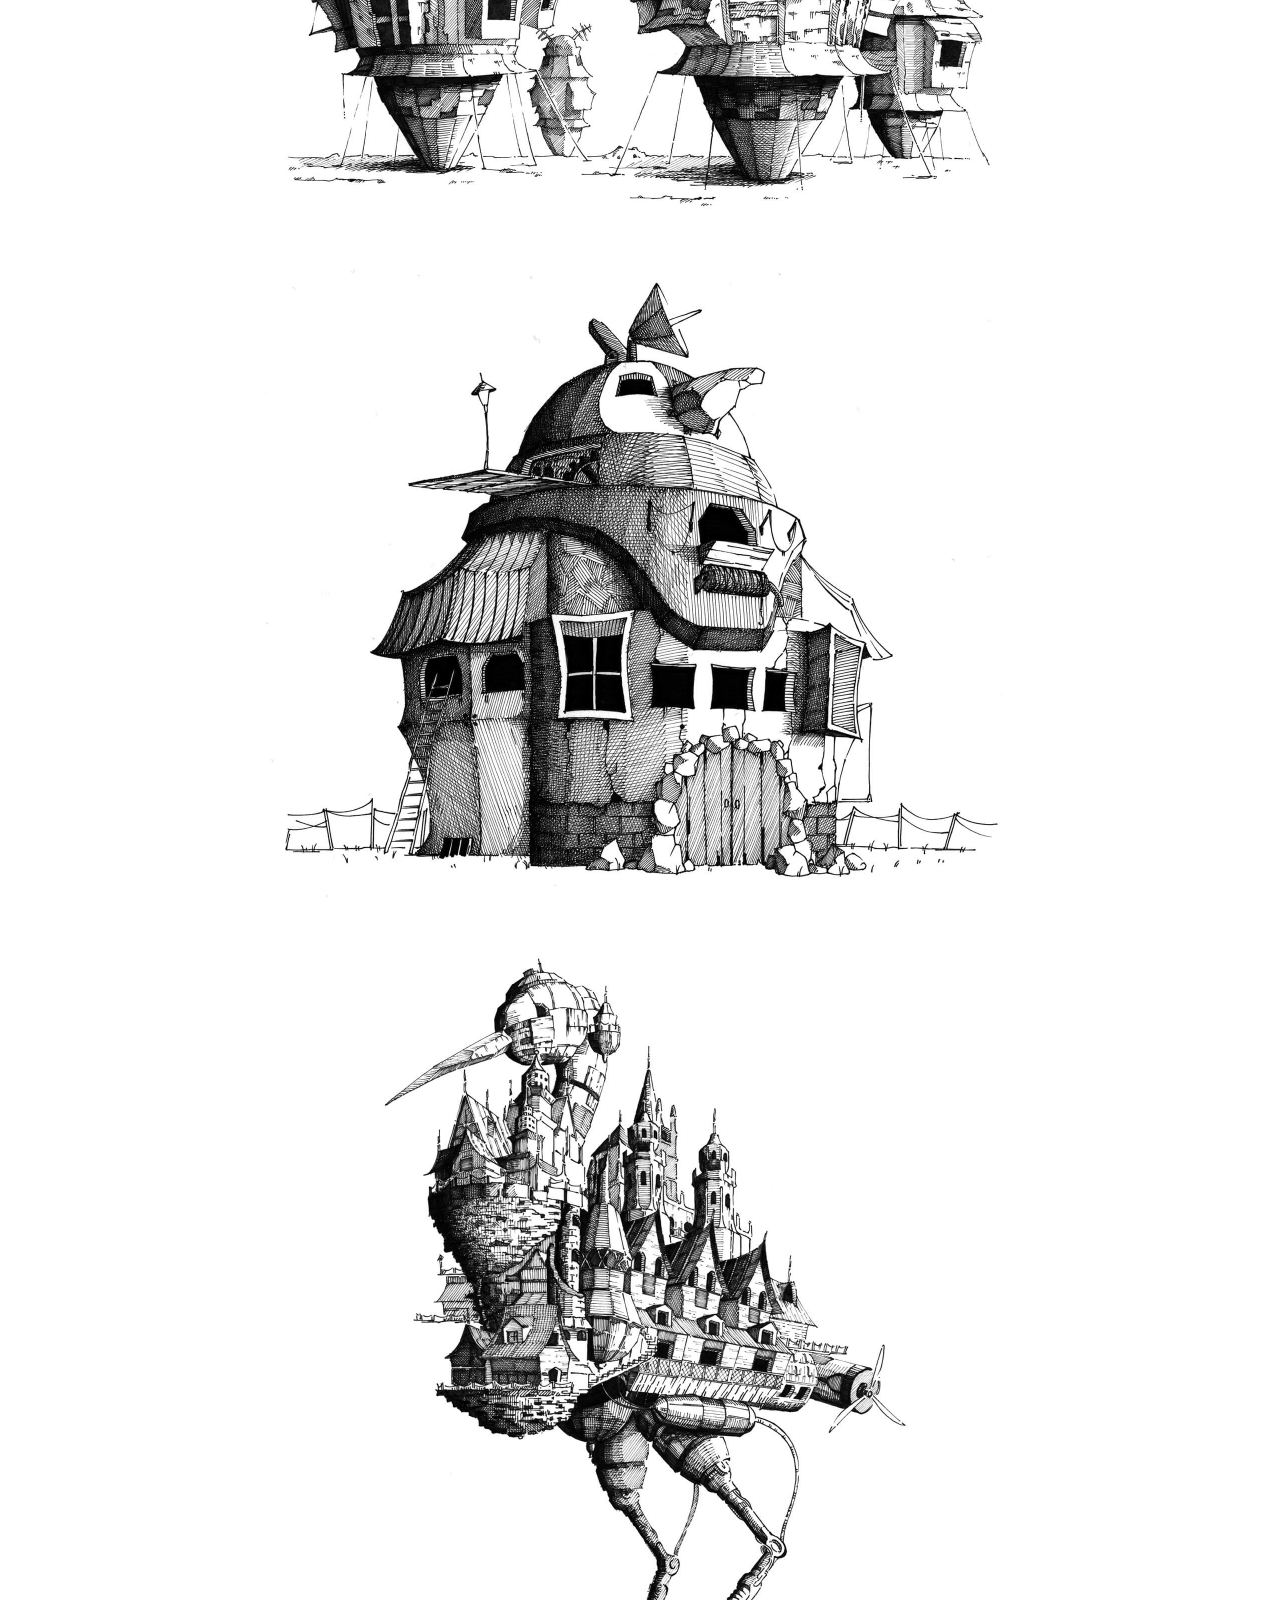
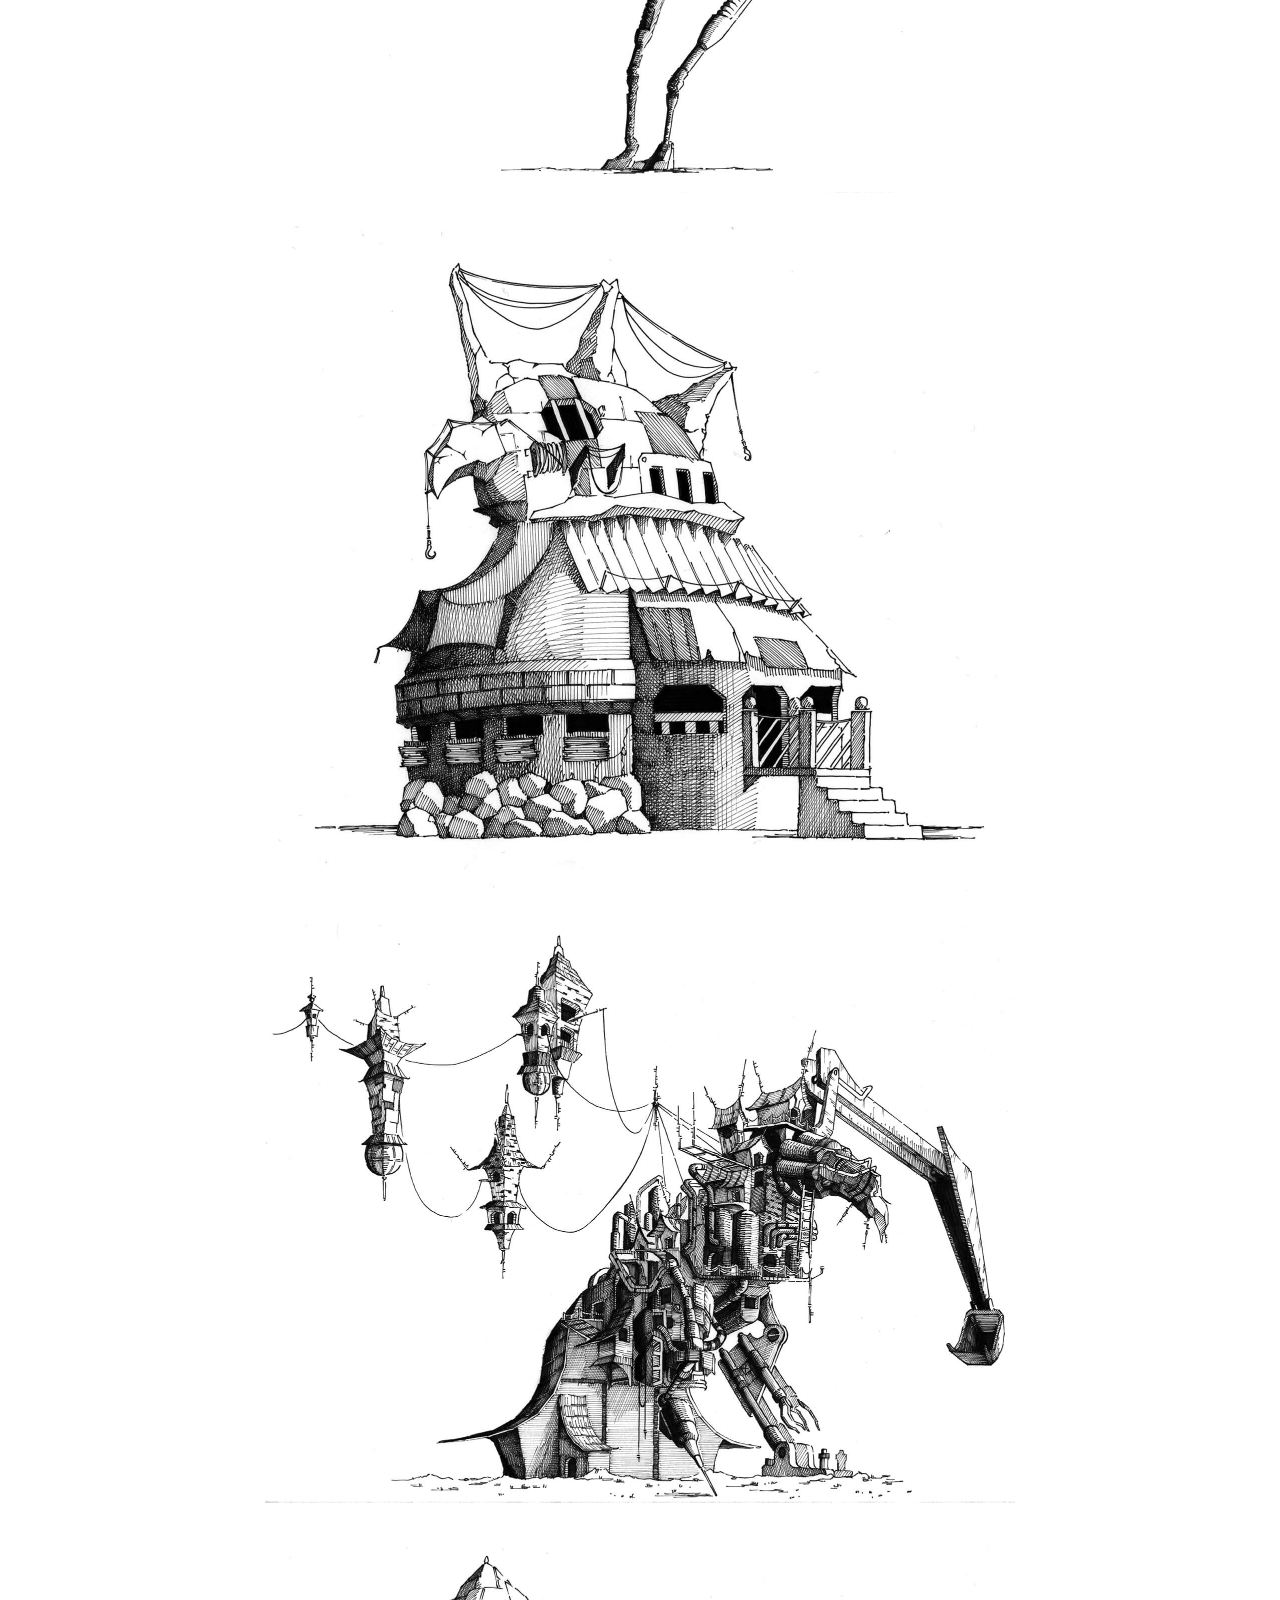
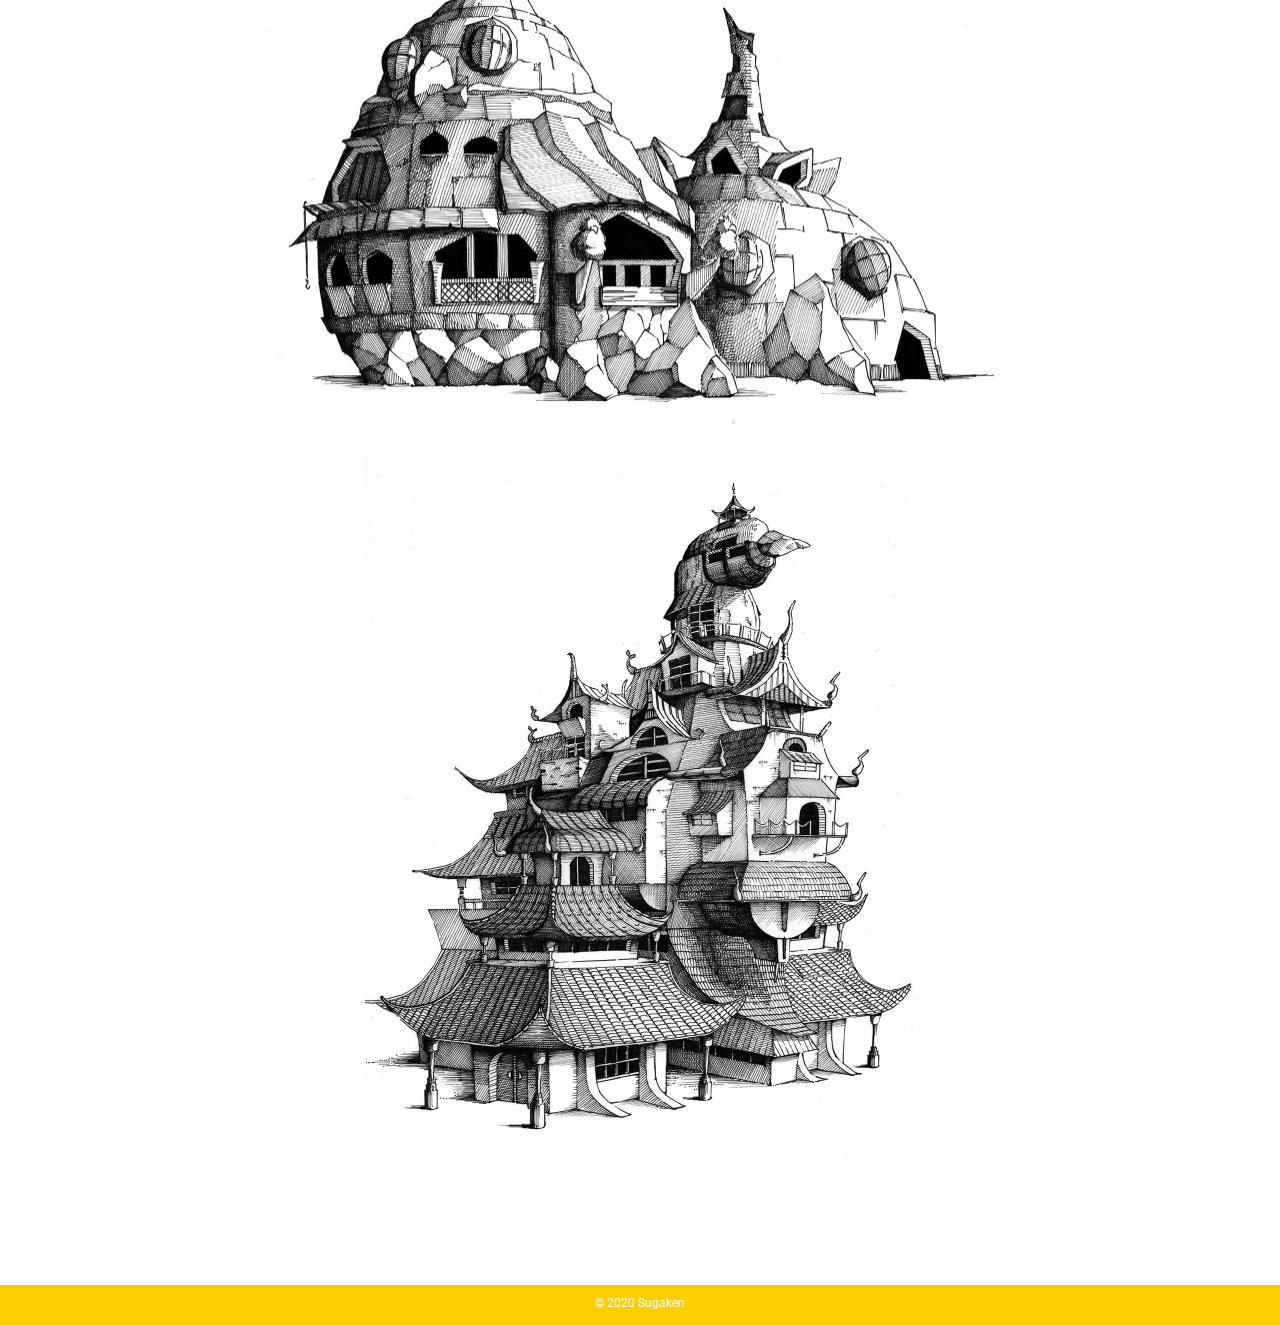
<file: contents/illustration/index2.html>
<!DOCTYPE html>
<html>
  <head>
    <meta charset="utf-8">
    <title>Sugakenのポートフォリオ</title>
    <link rel="icon" href="../../img/favicon.ico">
    <link rel="icon" href="../../img/favicon2.ico">
    <link rel="stylesheet" href="../../style.css">
    <link href="https://fonts.googleapis.com/css?family=Noto+Sans+JP:100,300,400,500,700,900|Quicksand:300,400,500,600,700|Roboto:100,300,400,500,700,900&display=swap&subset=japanese" rel="stylesheet">
  </head>
  <body>

    <!-- header start -->

    <div id="header">
      <div class="logo_icon">
        <a href="../../index.html">
          <img src="../../img/img_logo_icon.png" alt="TOPアイコン">
          <h1>Portfolio</h1>
        </a>
      </div>
      <ul id="nav">
        <li><a href="../../index.html#site-design">Design</a></li>
        <li><a href="../../index.html#site-illustration">Illustration</a></li>
        <li><a href="../../index.html#site-about">About</a></li>
      </ul>
    </div>

    <!-- header end -->

    <!-- body start -->

    <div id="contents-page">

      <div class="contents-page-title">
        <h3>鳥加護 -トリカゴ-</h3>
        <p class="contents-date-tool">date : 2018/10〜
          <br>tool : Photoshop,ミリペン</p>
        <p class="contents-caption">ミリペンでどれだけ立体的に作品を作り出せるかの練習を兼ねて制作しました。<br>鳥が伝説の生き物になった世界。<br>生き物としての強さや包容力を持った鳥が過去の遺産となった世界で、<br>人間たちは彼らの加護を受けるために鳥を模した建築物を建て、そこに暮らし始めます。</p>
      </div>

      <div class="picture-width">
        <img src="../../img/illustration/contents05.jpg" alt="よこなが作品写真">
      </div>
      <div class="picture-width">
        <img src="../../img/illustration/contents06.jpg" alt="よこなが作品写真">
      </div>
      <div class="picture-width">
        <img src="../../img/illustration/contents07.jpg" alt="よこなが作品写真">
      </div>
      <div class="picture-width">
        <img src="../../img/illustration/contents08.jpg" alt="よこなが作品写真">
      </div>
      <div class="picture-width">
        <img src="../../img/illustration/contents09.jpg" alt="よこなが作品写真">
      </div>
      <div class="picture-width">
        <img src="../../img/illustration/contents10.jpg" alt="よこなが作品写真">
      </div>
      <div class="picture-height">
        <img src="../../img/illustration/contents11.jpg" alt="よこなが作品写真">
      </div>
      <div class="picture-width">
        <img src="../../img/illustration/contents12.jpg" alt="よこなが作品写真">
      </div>
      <div class="picture-width">
        <img src="../../img/illustration/contents13.jpg" alt="よこなが作品写真">
      </div>
      <div class="picture-width">
        <img src="../../img/illustration/contents14.jpg" alt="よこなが作品写真">
      </div>
      <div class="picture-height">
        <img src="../../img/illustration/contents15.jpg" alt="よこなが作品写真">
      </div>

    </div>

    <!-- body end -->

    <!-- footer start -->

    <div id="footer">
      <h5>&copy; 2020 Sugaken</h5>
    </div>

    <!-- footer end -->

  </body>
</html>
</file>
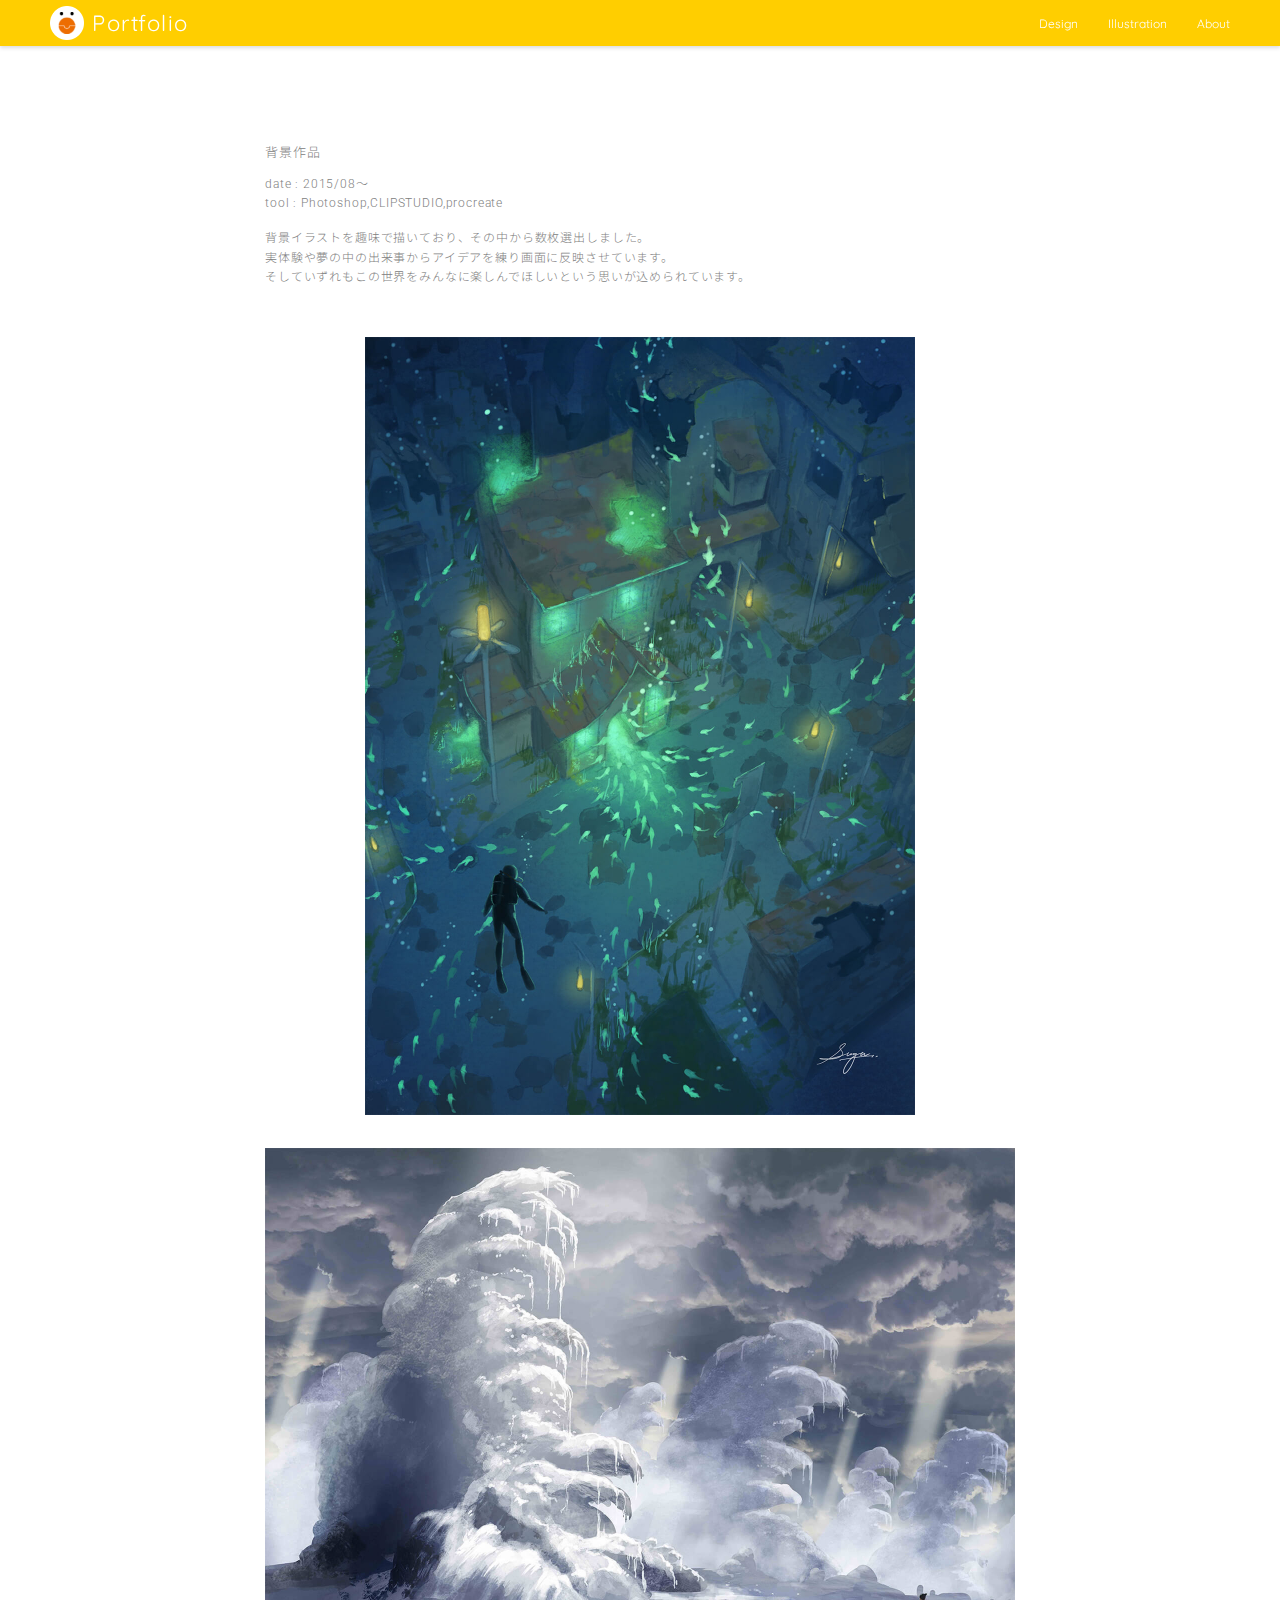
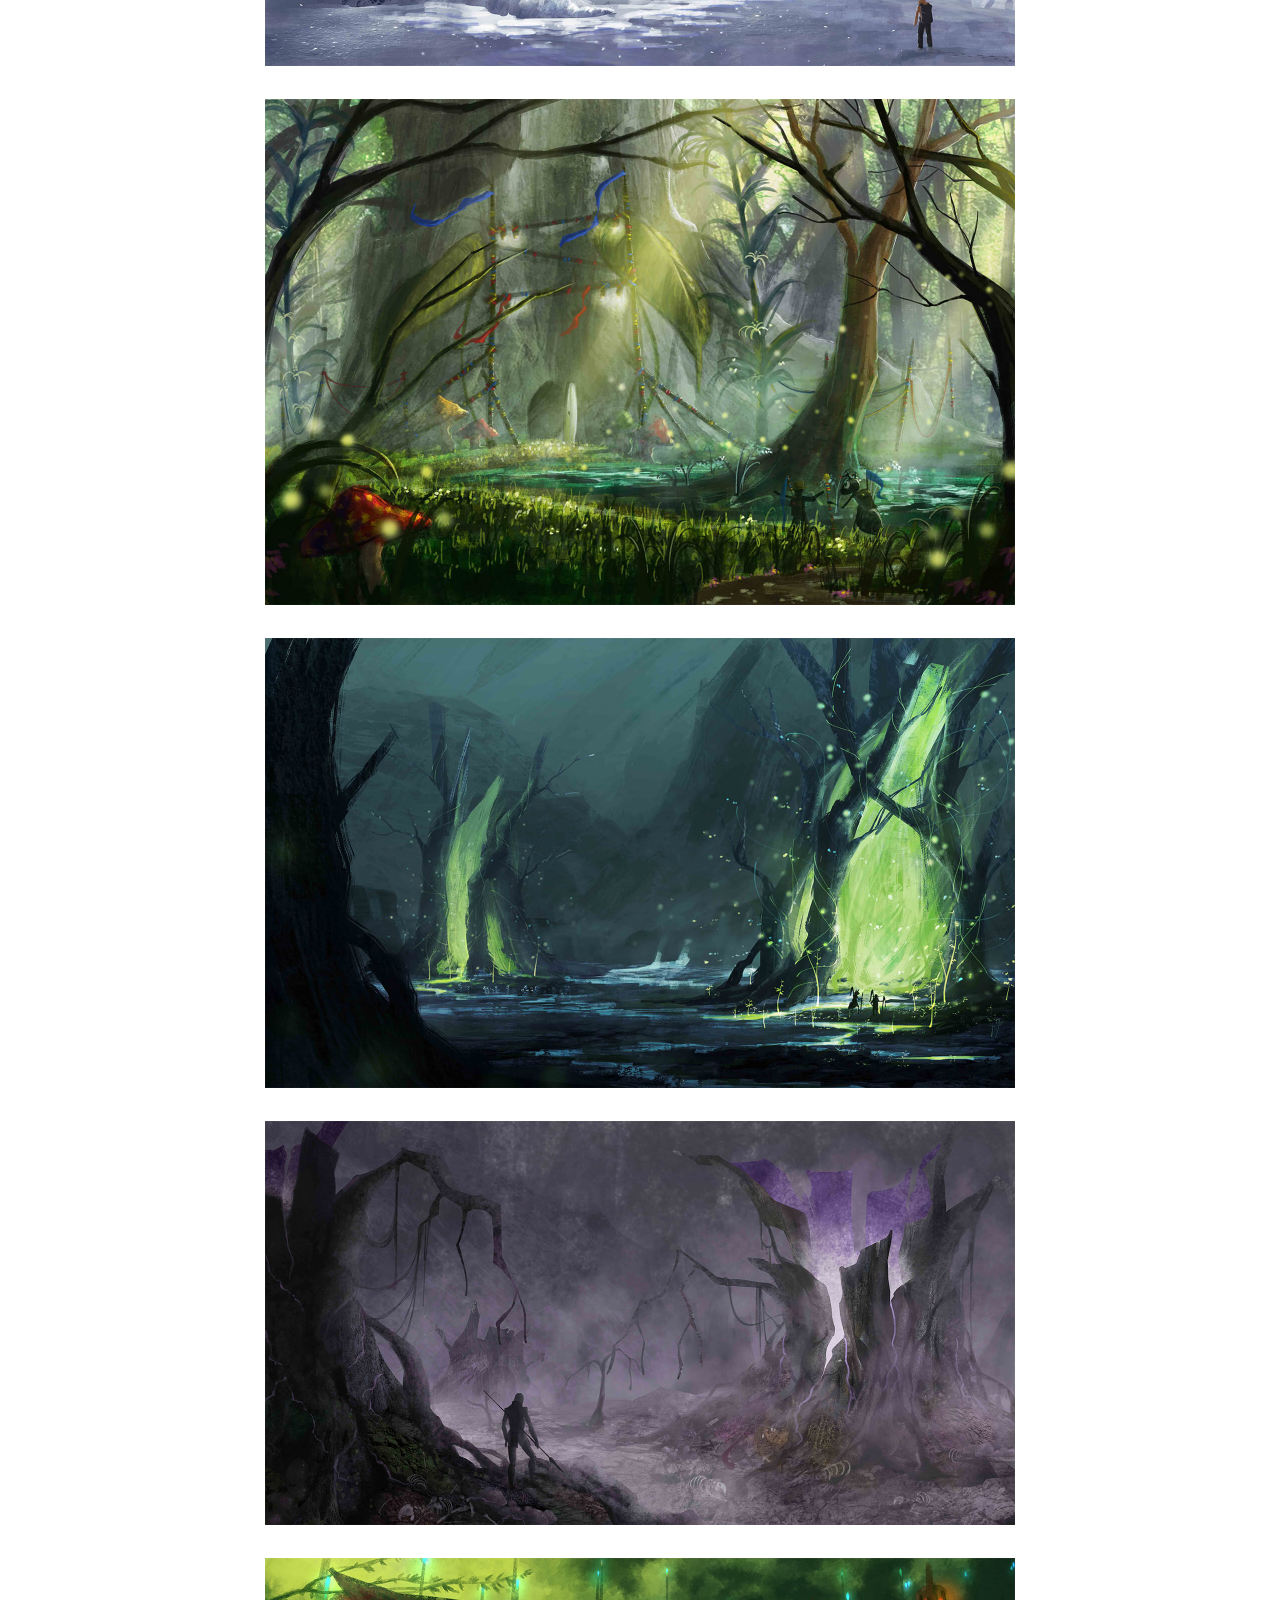
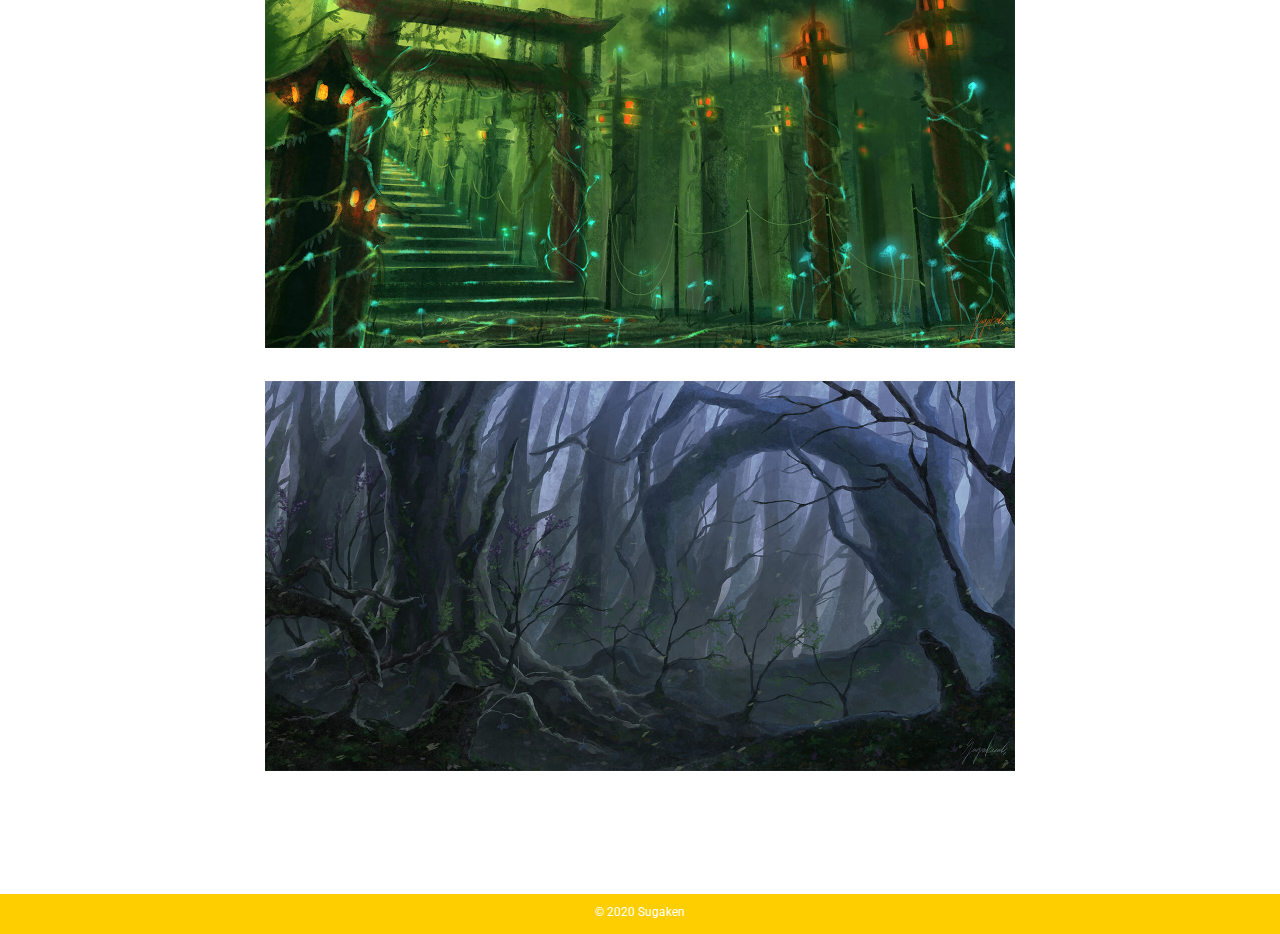
<file: contents/illustration/index3.html>
<!DOCTYPE html>
<html>
  <head>
    <meta charset="utf-8">
    <title>Sugakenのポートフォリオ</title>
    <link rel="icon" href="../../img/favicon.ico">
    <link rel="icon" href="../../img/favicon2.ico">
    <link rel="stylesheet" href="../../style.css">
    <link href="https://fonts.googleapis.com/css?family=Noto+Sans+JP:100,300,400,500,700,900|Quicksand:300,400,500,600,700|Roboto:100,300,400,500,700,900&display=swap&subset=japanese" rel="stylesheet">
  </head>
  <body>

    <!-- header start -->

    <div id="header">
      <div class="logo_icon">
        <a href="../../index.html">
          <img src="../../img/img_logo_icon.png" alt="TOPアイコン">
          <h1>Portfolio</h1>
        </a>
      </div>
      <ul id="nav">
        <li><a href="../../index.html#site-design">Design</a></li>
        <li><a href="../../index.html#site-illustration">Illustration</a></li>
        <li><a href="../../index.html#site-about">About</a></li>
      </ul>
    </div>

    <!-- header end -->

    <!-- body start -->

    <div id="contents-page">

      <div class="contents-page-title">
        <h3>背景作品</h3>
        <p class="contents-date-tool">date : 2015/08〜
          <br>tool : Photoshop,CLIPSTUDIO,procreate</p>
        <p class="contents-caption">背景イラストを趣味で描いており、その中から数枚選出しました。<br>実体験や夢の中の出来事からアイデアを練り画面に反映させています。<br>そしていずれもこの世界をみんなに楽しんでほしいという思いが込められています。</p>
      </div>

      <div class="picture-height">
        <img src="../../img/illustration/contents16.jpg" alt="よこなが作品写真">
      </div>
      <div class="picture-width">
        <img src="../../img/illustration/contents17.jpg" alt="よこなが作品写真">
      </div>
      <div class="picture-width">
        <img src="../../img/illustration/contents18.jpg" alt="よこなが作品写真">
      </div>
      <div class="picture-width">
        <img src="../../img/illustration/contents19.jpg" alt="よこなが作品写真">
      </div>
      <div class="picture-width">
        <img src="../../img/illustration/contents20.jpg" alt="よこなが作品写真">
      </div>
      <div class="picture-width">
        <img src="../../img/illustration/contents21.jpg" alt="よこなが作品写真">
      </div>
      <div class="picture-width">
        <img src="../../img/illustration/contents22.jpg" alt="よこなが作品写真">
      </div>

    </div>

    <!-- body end -->

    <!-- footer start -->

    <div id="footer">
      <h5>&copy; 2020 Sugaken</h5>
    </div>

    <!-- footer end -->

  </body>
</html>
</file>
<file: style.css>
/*
html5doctor.com Reset Stylesheet
v1.6.1
Last Updated: 2010-09-17
Author: Richard Clark - http://richclarkdesign.com
Twitter: @rich_clark
*/

html, body, div, span, object, iframe,
h1, h2, h3, h4, h5, h6, p, blockquote, pre,
abbr, address, cite, code,
del, dfn, em, img, ins, kbd, q, samp,
small, strong, sub, sup, var,
b, i,
dl, dt, dd, ol, ul, li,
fieldset, form, label, legend,
table, caption, tbody, tfoot, thead, tr, th, td,
article, aside, canvas, details, figcaption, figure,
footer, header, hgroup, menu, nav, section, summary,
time, mark, audio, video {
    margin:0;
    padding:0;
    border:0;
    outline:0;
    font-size:100%;
    vertical-align:baseline;
    background:transparent;
}

body {
    line-height:1;
}

article,aside,details,figcaption,figure,
footer,header,hgroup,menu,nav,section {
    display:block;
}

nav ul {
    list-style:none;
}

blockquote, q {
    quotes:none;
}

blockquote:before, blockquote:after,
q:before, q:after {
    content:'';
    content:none;
}

a {
    margin:0;
    padding:0;
    font-size:100%;
    vertical-align:baseline;
    background:transparent;
}

/* change colours to suit your needs */
ins {
    background-color:#ff9;
    color:#000;
    text-decoration:none;
}

/* change colours to suit your needs */
mark {
    background-color:#ff9;
    color:#000;
    font-style:italic;
    font-weight:bold;
}

del {
    text-decoration: line-through;
}

abbr[title], dfn[title] {
    border-bottom:1px dotted;
    cursor:help;
}

table {
    border-collapse:collapse;
    border-spacing:0;
}

/* change border colour to suit your needs */
hr {
    display:block;
    height:1px;
    border:0;
    border-top:1px solid #cccccc;
    margin:1em 0;
    padding:0;
}

input, select {
    vertical-align:middle;
}

/* reset css */

body{
  min-height: 100vh;
  margin:0;
  padding: 0;
  font-family: 'Roboto', 'Quicksand', "游ゴシック体", "Yu Gothic", 'Noto Sans JP', "Hiragino Kaku Gothic Pro", "Meiryo", sans-serif;
}
html, body {
  height: 100%;
}
body h1,h2,h3,h4,h5,p{
  color: #808080;
}
/* header start */

#header{
  position: fixed;
  width: 100%;
  height: 46px;
  top: 0;
  background-color: #FFCE00;
  display: flex;
  align-items: center;
  justify-content: space-between;
  box-shadow: 0 2px 4px #dcdcdc;
}

#header .logo_icon a{
  text-decoration: none;
  display: flex;
  align-items: center;
}
#header .logo_icon img{
  width: 34px;
  height: 34px;
  margin: auto 0 auto 50px;
}
#header .logo_icon h1{
  font-size: 22px;
  font-weight: 400;
  color: white;
  letter-spacing: 0.07em;
  font-family: 'Quicksand'!important;
  padding-left: 8px;
}
#nav{
  list-style: none;
  display: flex;
  margin-right: 35px;
}
#nav li a {
  text-decoration: none;
  color: #fff;
  font-size: 12px;
  font-family: 'Quicksand'!important;
  padding: 15px;
}
#nav li a:hover {
  color: #ED6D01;
}
#site-design, #site-illustration, #site-about, #contents-page{
  padding-top: 46px;
  margin-top: -46px;
}

/* header end */

 /* body start */

#main-content{
  padding-top: 46px;
}

.main-logo{
  text-align: center;
}
.main-logo img{
  width: 400px;
  height: 120px;
  margin: 220px 0 0 0;
}

.contents-title{
  text-align: center;
  margin: 160px 0 60px 0;
}
.contents-title h2{
  font-size: 24px;
  font-weight: 400;
  letter-spacing: 0.07em;
  font-family: 'Quicksand'!important;
  padding: 0 0 28px 0;
}
.contents-title div{
  width: 60px;
  height: 4px;
  background-color: #FFCE00;
  margin: auto;
}

section{
  display: flex;
  max-width: 830px;
  width: 100%;
  justify-content: space-between;
  margin: auto;
}
section .contents-box{
  width: 246px;
  height: 204px;
  margin: 15px;
  border-radius: 4px;
  box-shadow: 0 0 4px #dcdcdc;
  text-align: center;
}
section .contents-box a{
  text-decoration: none;
  color: gray;
}
section .contents-box img{
  width: 246px;
  height: 160px;
  border-radius: 4px 4px 0 0;
}
section .contents-box h3{
  font-size: 13px;
  font-weight: 300;
  letter-spacing: 0.07em;
  margin: 0;
  padding: 12px 10px 6px 10px;
}
section .contents-box p{
  font-size: 12px;
  font-weight: 300;
  letter-spacing: 0.07em;
  margin: 0;
  padding: 0 10px 12px 10px;
  line-height: 1.2rem;
}
section .contents-box:hover{
  box-shadow: 0 0 1px #dcdcdc;
}

.profile-contents{
  max-width: 443px;
  width: 100%;
  margin: 0 auto 80px auto;
}
.profile-contents h4,p{
  font-weight: 300;
  letter-spacing: 0.07em;
}
.profile-contents .profile-box{
  display: flex;
}
.profile-contents img{
  width: 40px;
  height: 40px;
  margin-right: 12px;
  border-radius: 50%;
  box-shadow: 0 0 4px #dcdcdc;
}
.profile-contents h4{
  font-size: 20px;
  padding: 8px 0;
}
.profile-contents h4 span{
  font-family: 'Roboto'!important;
  font-size: 14px;
  padding-left: 12px
}
.profile-contents .profile-text2{
  letter-spacing: 0.07em;
  font-size: 12px;
  line-height: 1rem;
  padding-top: 24px;
}
.profile-contents .profile-text3{
  font-family: 'Roboto'!important;
  font-size: 12px;
  line-height: 1.2rem;
  padding-top: 24px;
}

.top-btn{
  text-align: right;
  max-width: 1000px;
  width: 100%;
}

#main-content{
  padding-bottom: 40px;
}

/* body end */

/* contents start */
#contents-page{
  width: 100%;
  max-width: 750px;
  margin: 100px auto 120px auto;
  letter-spacing: 0.07em;
}
#contents-page .contents-page-title{
  width: 100%;
  max-width:  750px;
  margin-bottom: 50px;
}
#contents-page .contents-page-title h3{
  font-size: 13px;
  font-weight: 300;
  letter-spacing: 0.07em;
}
#contents-page .contents-date-tool{
  font-size: 12px;
  font-weight: 300;
  letter-spacing: 0.07em;
  padding: 16px 0;
  line-height: 1.2rem;
}
#contents-page .contents-caption{
  font-size: 12px;
  font-weight: 300;
  letter-spacing: 0.07em;
  line-height: 1.2rem;
}
#contents-page .picture-width{
  margin: 0 auto 30px auto;
}
#contents-page .picture-height{
  margin-bottom: 30px;
  text-align: center;
}
#contents-page .picture-width img{
  width: 100%;
  max-width: 750px;
}
#contents-page .picture-height img{
  width: 100%;
  max-width: 550px;
}

/* contents end */

/* footer start */

#footer{
  width: 100%;
  height: 40px;
  background-color: #FFCE00;
  text-align: center;
  bottom: 0;
}
#footer h5{
  font-weight: 400;
  font-size: 12px;
  color: white;
  padding-top: 12px;
}

/* footer end */
</file>
